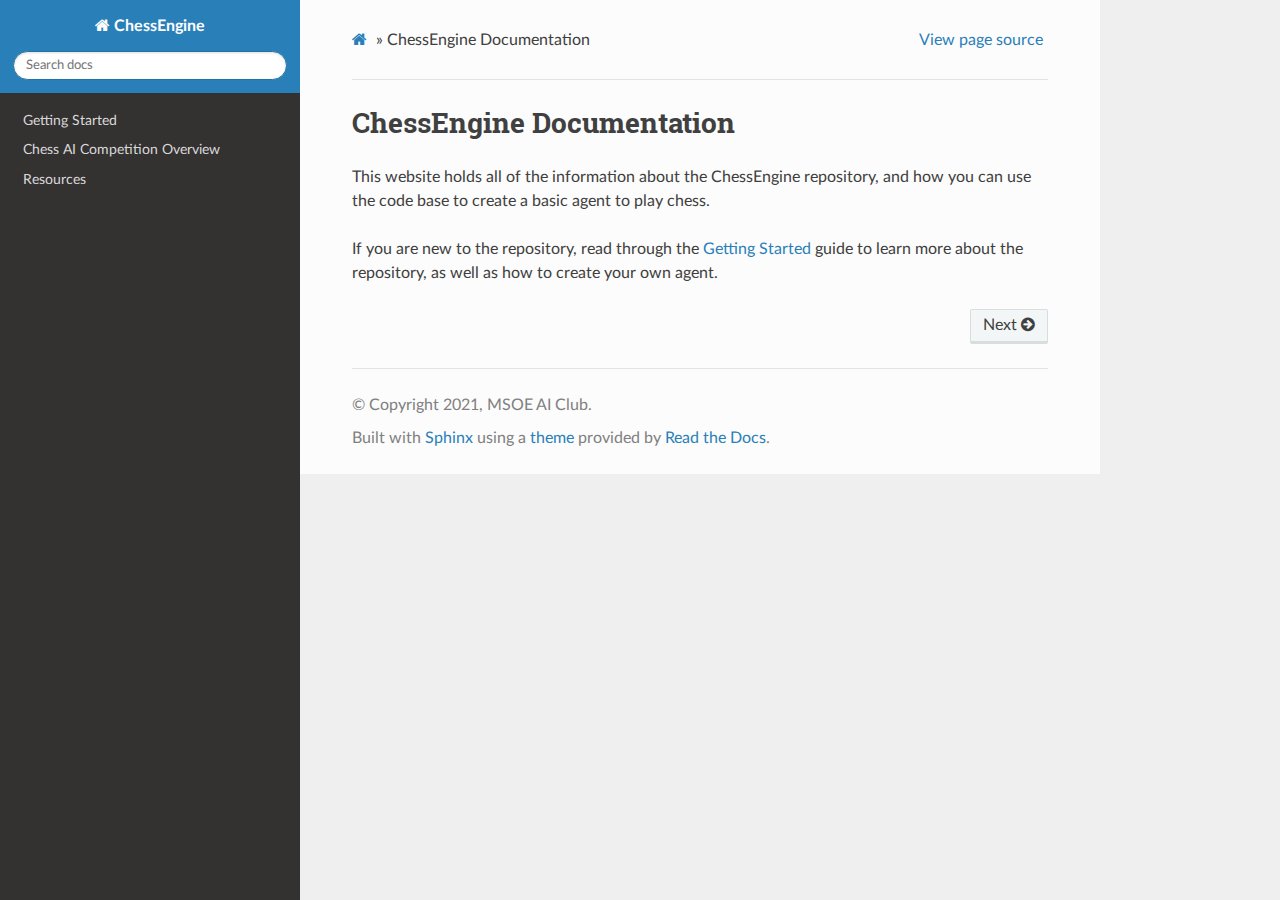
<file: index.html>
<!DOCTYPE html>
<html class="writer-html5" lang="en" >
<head>
  <meta charset="utf-8" /><meta name="generator" content="Docutils 0.17.1: http://docutils.sourceforge.net/" />

  <meta name="viewport" content="width=device-width, initial-scale=1.0" />
  <title>ChessEngine Documentation &mdash; ChessEngine  documentation</title>
      <link rel="stylesheet" href="_static/pygments.css" type="text/css" />
      <link rel="stylesheet" href="_static/css/theme.css" type="text/css" />
      <link rel="stylesheet" href="_static/copybutton.css" type="text/css" />
    <link rel="shortcut icon" href="_static/favicon.ico"/>
  <!--[if lt IE 9]>
    <script src="_static/js/html5shiv.min.js"></script>
  <![endif]-->
  
        <script data-url_root="./" id="documentation_options" src="_static/documentation_options.js"></script>
        <script src="_static/jquery.js"></script>
        <script src="_static/underscore.js"></script>
        <script src="_static/doctools.js"></script>
        <script src="_static/clipboard.min.js"></script>
        <script src="_static/copybutton.js"></script>
    <script src="_static/js/theme.js"></script>
    <link rel="index" title="Index" href="genindex.html" />
    <link rel="search" title="Search" href="search.html" />
    <link rel="next" title="Getting Started" href="getting-started/getting-started.html" /> 
</head>

<body class="wy-body-for-nav"> 
  <div class="wy-grid-for-nav">
    <nav data-toggle="wy-nav-shift" class="wy-nav-side">
      <div class="wy-side-scroll">
        <div class="wy-side-nav-search" >
            <a href="#" class="icon icon-home"> ChessEngine
          </a>
<div role="search">
  <form id="rtd-search-form" class="wy-form" action="search.html" method="get">
    <input type="text" name="q" placeholder="Search docs" />
    <input type="hidden" name="check_keywords" value="yes" />
    <input type="hidden" name="area" value="default" />
  </form>
</div>
        </div><div class="wy-menu wy-menu-vertical" data-spy="affix" role="navigation" aria-label="Navigation menu">
              <ul>
<li class="toctree-l1"><a class="reference internal" href="getting-started/getting-started.html">Getting Started</a></li>
<li class="toctree-l1"><a class="reference internal" href="competition-overview/competition-overview.html">Chess AI Competition Overview</a></li>
<li class="toctree-l1"><a class="reference internal" href="resources/resources.html">Resources</a></li>
</ul>

        </div>
      </div>
    </nav>

    <section data-toggle="wy-nav-shift" class="wy-nav-content-wrap"><nav class="wy-nav-top" aria-label="Mobile navigation menu" >
          <i data-toggle="wy-nav-top" class="fa fa-bars"></i>
          <a href="#">ChessEngine</a>
      </nav>

      <div class="wy-nav-content">
        <div class="rst-content">
          <div role="navigation" aria-label="Page navigation">
  <ul class="wy-breadcrumbs">
      <li><a href="#" class="icon icon-home"></a> &raquo;</li>
      <li>ChessEngine Documentation</li>
      <li class="wy-breadcrumbs-aside">
            <a href="_sources/index.rst.txt" rel="nofollow"> View page source</a>
      </li>
  </ul>
  <hr/>
</div>
          <div role="main" class="document" itemscope="itemscope" itemtype="http://schema.org/Article">
           <div itemprop="articleBody">
             
  <section id="chessengine-documentation">
<h1>ChessEngine Documentation<a class="headerlink" href="#chessengine-documentation" title="Permalink to this headline"></a></h1>
<p>This website holds all of the information about the ChessEngine repository, and how you can use the code base to create a basic agent to play chess.</p>
<p>If you are new to the repository, read through the <a class="reference internal" href="getting-started/getting-started.html#getting-started"><span class="std std-ref">Getting Started</span></a> guide to learn more about the repository, as well as how to create your own agent.</p>
<div class="toctree-wrapper compound">
</div>
</section>


           </div>
          </div>
          <footer><div class="rst-footer-buttons" role="navigation" aria-label="Footer">
        <a href="getting-started/getting-started.html" class="btn btn-neutral float-right" title="Getting Started" accesskey="n" rel="next">Next <span class="fa fa-arrow-circle-right" aria-hidden="true"></span></a>
    </div>

  <hr/>

  <div role="contentinfo">
    <p>&#169; Copyright 2021, MSOE AI Club.</p>
  </div>

  Built with <a href="https://www.sphinx-doc.org/">Sphinx</a> using a
    <a href="https://github.com/readthedocs/sphinx_rtd_theme">theme</a>
    provided by <a href="https://readthedocs.org">Read the Docs</a>.
   

</footer>
        </div>
      </div>
    </section>
  </div>
  <script>
      jQuery(function () {
          SphinxRtdTheme.Navigation.enable(true);
      });
  </script> 

</body>
</html>
</file>
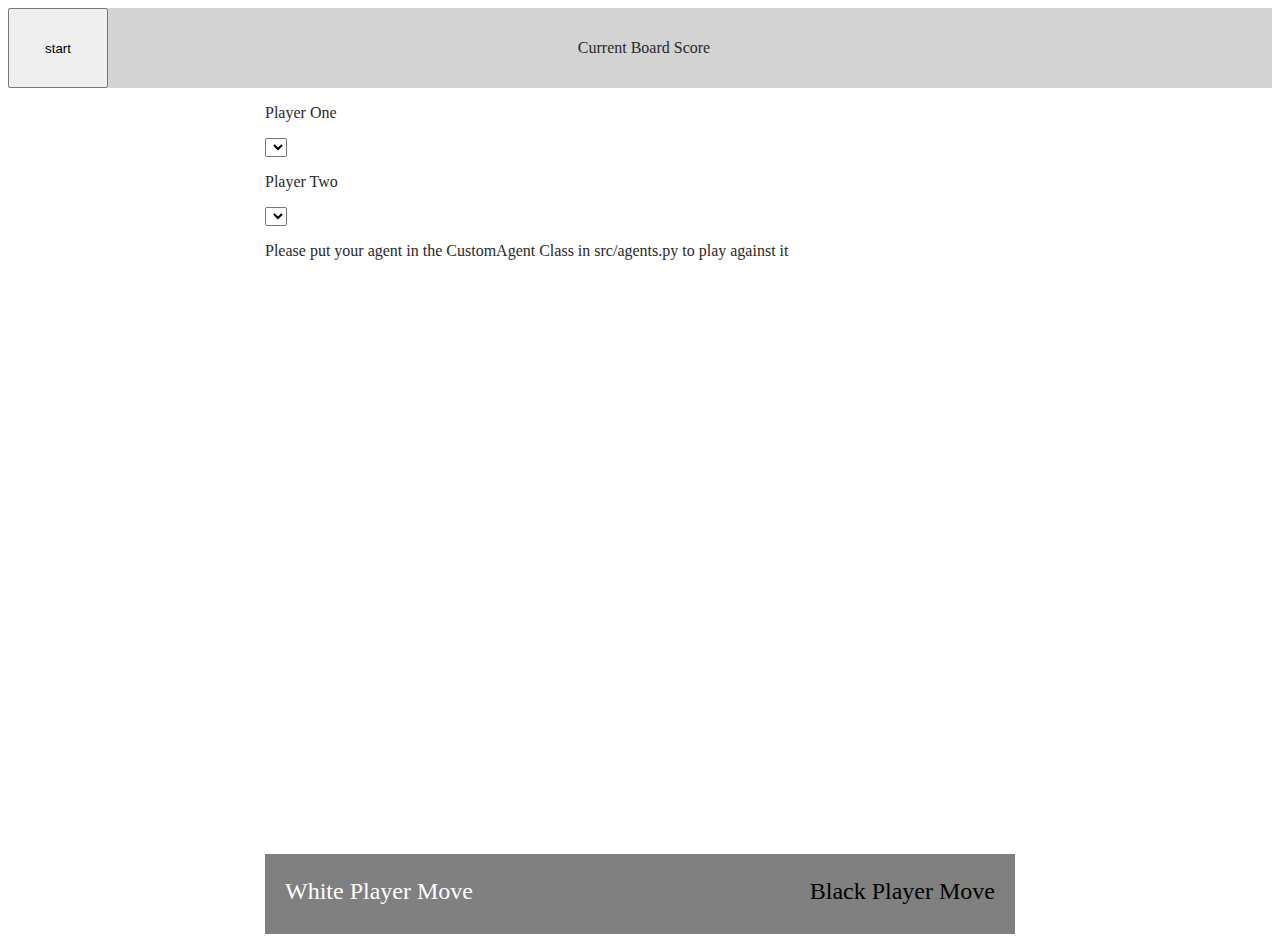
<file: webserver/index.html>
<!DOCTYPE html>
<html>
    <head>
        <title>Chess</title>
        <meta charset="UTF-8">
        <link rel="stylesheet" href="style.css" type="text/css">
        <script src="https://ajax.googleapis.com/ajax/libs/jquery/3.5.1/jquery.min.js"></script>
        <script src="script.js" type="text/javascript"></script>
    </head>
    <head>
        <div id="header">
            <button class="displayStart" id="start">start</button>
            <!-- <button class="displayGame" id="restart">restart</button> -->
            <div class="displayGame" id="boardScoreHolder">
                <p id="scoreTag">Current Board Score</p>
                <p id="boardScore"></p>
            </div>
        </div>
        
        <div id="chessTable"></div>
        <div id="optionMenu">
            <p class="playerMove" id="whitePlayerMove">White Player Move</p>
            <p class="playerMove" id="blackPlayerMove">Black Player Move</p>
        </div>
    </head>
</html>
</file>
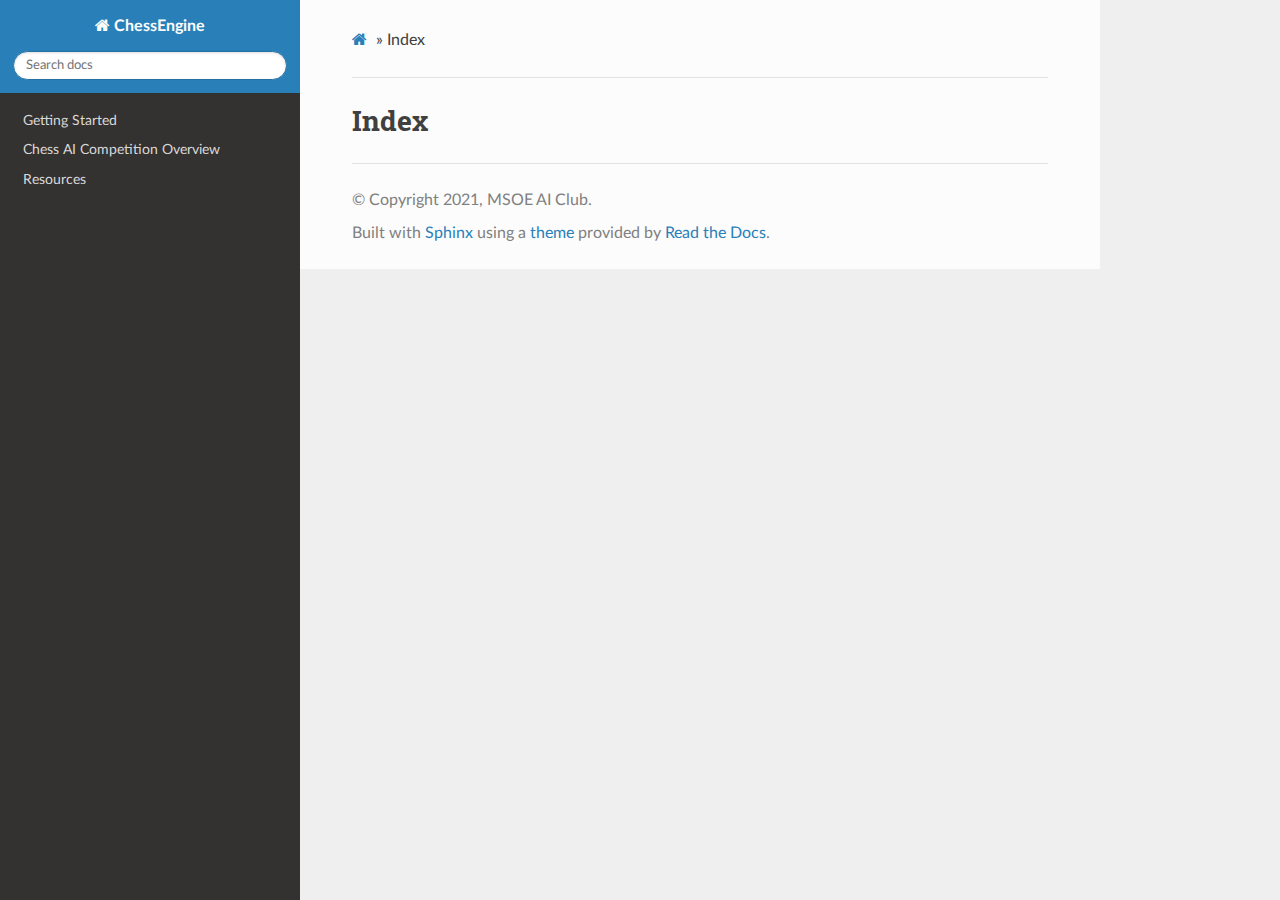
<file: genindex.html>
<!DOCTYPE html>
<html class="writer-html5" lang="en" >
<head>
  <meta charset="utf-8" />
  <meta name="viewport" content="width=device-width, initial-scale=1.0" />
  <title>Index &mdash; ChessEngine  documentation</title>
      <link rel="stylesheet" href="_static/pygments.css" type="text/css" />
      <link rel="stylesheet" href="_static/css/theme.css" type="text/css" />
      <link rel="stylesheet" href="_static/copybutton.css" type="text/css" />
    <link rel="shortcut icon" href="_static/favicon.ico"/>
  <!--[if lt IE 9]>
    <script src="_static/js/html5shiv.min.js"></script>
  <![endif]-->
  
        <script data-url_root="./" id="documentation_options" src="_static/documentation_options.js"></script>
        <script src="_static/jquery.js"></script>
        <script src="_static/underscore.js"></script>
        <script src="_static/doctools.js"></script>
        <script src="_static/clipboard.min.js"></script>
        <script src="_static/copybutton.js"></script>
    <script src="_static/js/theme.js"></script>
    <link rel="index" title="Index" href="#" />
    <link rel="search" title="Search" href="search.html" /> 
</head>

<body class="wy-body-for-nav"> 
  <div class="wy-grid-for-nav">
    <nav data-toggle="wy-nav-shift" class="wy-nav-side">
      <div class="wy-side-scroll">
        <div class="wy-side-nav-search" >
            <a href="index.html" class="icon icon-home"> ChessEngine
          </a>
<div role="search">
  <form id="rtd-search-form" class="wy-form" action="search.html" method="get">
    <input type="text" name="q" placeholder="Search docs" />
    <input type="hidden" name="check_keywords" value="yes" />
    <input type="hidden" name="area" value="default" />
  </form>
</div>
        </div><div class="wy-menu wy-menu-vertical" data-spy="affix" role="navigation" aria-label="Navigation menu">
              <ul>
<li class="toctree-l1"><a class="reference internal" href="getting-started/getting-started.html">Getting Started</a></li>
<li class="toctree-l1"><a class="reference internal" href="competition-overview/competition-overview.html">Chess AI Competition Overview</a></li>
<li class="toctree-l1"><a class="reference internal" href="resources/resources.html">Resources</a></li>
</ul>

        </div>
      </div>
    </nav>

    <section data-toggle="wy-nav-shift" class="wy-nav-content-wrap"><nav class="wy-nav-top" aria-label="Mobile navigation menu" >
          <i data-toggle="wy-nav-top" class="fa fa-bars"></i>
          <a href="index.html">ChessEngine</a>
      </nav>

      <div class="wy-nav-content">
        <div class="rst-content">
          <div role="navigation" aria-label="Page navigation">
  <ul class="wy-breadcrumbs">
      <li><a href="index.html" class="icon icon-home"></a> &raquo;</li>
      <li>Index</li>
      <li class="wy-breadcrumbs-aside">
      </li>
  </ul>
  <hr/>
</div>
          <div role="main" class="document" itemscope="itemscope" itemtype="http://schema.org/Article">
           <div itemprop="articleBody">
             

<h1 id="index">Index</h1>

<div class="genindex-jumpbox">
 
</div>


           </div>
          </div>
          <footer>

  <hr/>

  <div role="contentinfo">
    <p>&#169; Copyright 2021, MSOE AI Club.</p>
  </div>

  Built with <a href="https://www.sphinx-doc.org/">Sphinx</a> using a
    <a href="https://github.com/readthedocs/sphinx_rtd_theme">theme</a>
    provided by <a href="https://readthedocs.org">Read the Docs</a>.
   

</footer>
        </div>
      </div>
    </section>
  </div>
  <script>
      jQuery(function () {
          SphinxRtdTheme.Navigation.enable(true);
      });
  </script> 

</body>
</html>
</file>
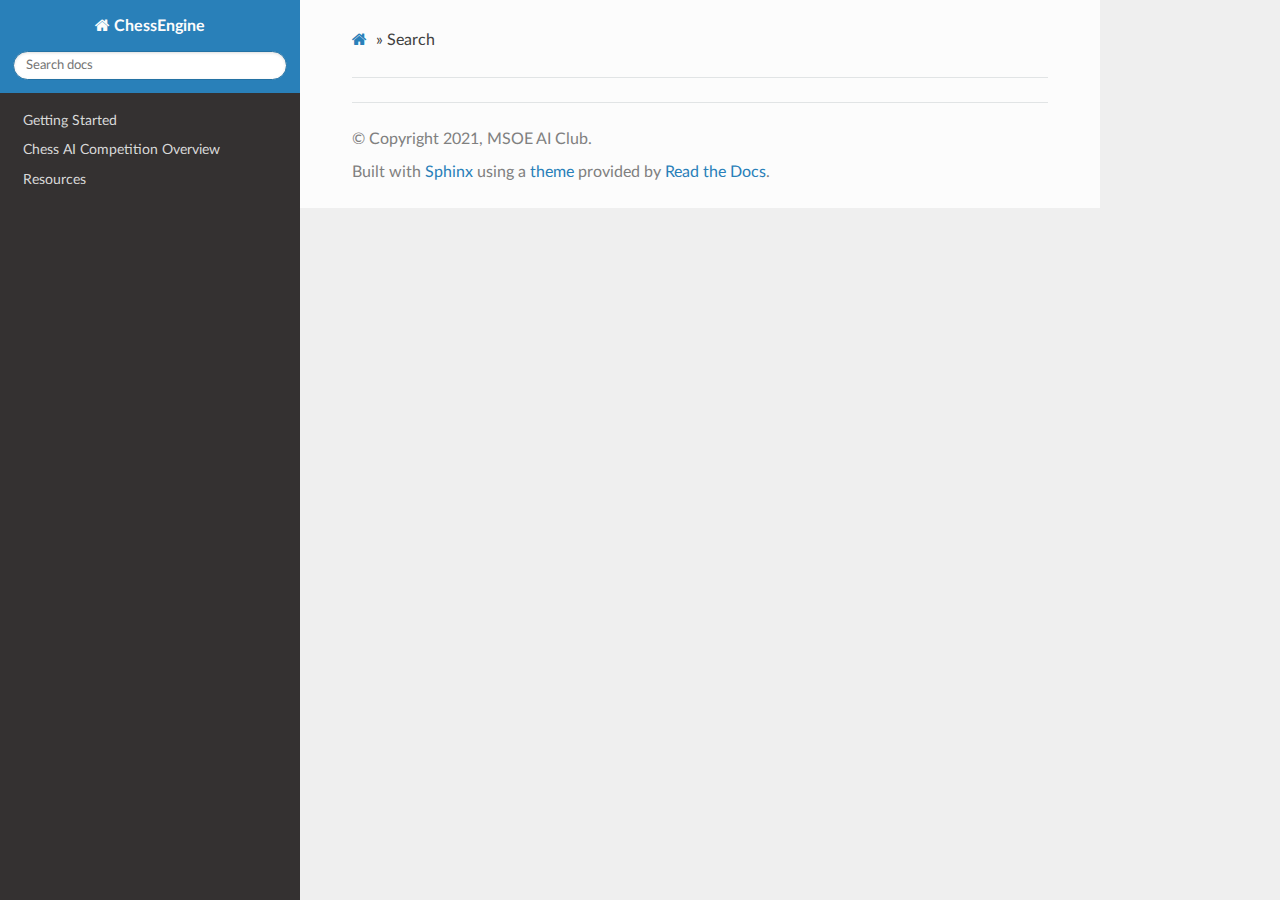
<file: search.html>
<!DOCTYPE html>
<html class="writer-html5" lang="en" >
<head>
  <meta charset="utf-8" />
  <meta name="viewport" content="width=device-width, initial-scale=1.0" />
  <title>Search &mdash; ChessEngine  documentation</title>
      <link rel="stylesheet" href="_static/pygments.css" type="text/css" />
      <link rel="stylesheet" href="_static/css/theme.css" type="text/css" />
      <link rel="stylesheet" href="_static/copybutton.css" type="text/css" />
    <link rel="shortcut icon" href="_static/favicon.ico"/>
    
  <!--[if lt IE 9]>
    <script src="_static/js/html5shiv.min.js"></script>
  <![endif]-->
  
        <script data-url_root="./" id="documentation_options" src="_static/documentation_options.js"></script>
        <script src="_static/jquery.js"></script>
        <script src="_static/underscore.js"></script>
        <script src="_static/doctools.js"></script>
        <script src="_static/clipboard.min.js"></script>
        <script src="_static/copybutton.js"></script>
    <script src="_static/js/theme.js"></script>
    <script src="_static/searchtools.js"></script>
    <script src="_static/language_data.js"></script>
    <link rel="index" title="Index" href="genindex.html" />
    <link rel="search" title="Search" href="#" /> 
</head>

<body class="wy-body-for-nav"> 
  <div class="wy-grid-for-nav">
    <nav data-toggle="wy-nav-shift" class="wy-nav-side">
      <div class="wy-side-scroll">
        <div class="wy-side-nav-search" >
            <a href="index.html" class="icon icon-home"> ChessEngine
          </a>
<div role="search">
  <form id="rtd-search-form" class="wy-form" action="#" method="get">
    <input type="text" name="q" placeholder="Search docs" />
    <input type="hidden" name="check_keywords" value="yes" />
    <input type="hidden" name="area" value="default" />
  </form>
</div>
        </div><div class="wy-menu wy-menu-vertical" data-spy="affix" role="navigation" aria-label="Navigation menu">
              <ul>
<li class="toctree-l1"><a class="reference internal" href="getting-started/getting-started.html">Getting Started</a></li>
<li class="toctree-l1"><a class="reference internal" href="competition-overview/competition-overview.html">Chess AI Competition Overview</a></li>
<li class="toctree-l1"><a class="reference internal" href="resources/resources.html">Resources</a></li>
</ul>

        </div>
      </div>
    </nav>

    <section data-toggle="wy-nav-shift" class="wy-nav-content-wrap"><nav class="wy-nav-top" aria-label="Mobile navigation menu" >
          <i data-toggle="wy-nav-top" class="fa fa-bars"></i>
          <a href="index.html">ChessEngine</a>
      </nav>

      <div class="wy-nav-content">
        <div class="rst-content">
          <div role="navigation" aria-label="Page navigation">
  <ul class="wy-breadcrumbs">
      <li><a href="index.html" class="icon icon-home"></a> &raquo;</li>
      <li>Search</li>
      <li class="wy-breadcrumbs-aside">
      </li>
  </ul>
  <hr/>
</div>
          <div role="main" class="document" itemscope="itemscope" itemtype="http://schema.org/Article">
           <div itemprop="articleBody">
             
  <noscript>
  <div id="fallback" class="admonition warning">
    <p class="last">
      Please activate JavaScript to enable the search functionality.
    </p>
  </div>
  </noscript>

  
  <div id="search-results">
  
  </div>

           </div>
          </div>
          <footer>

  <hr/>

  <div role="contentinfo">
    <p>&#169; Copyright 2021, MSOE AI Club.</p>
  </div>

  Built with <a href="https://www.sphinx-doc.org/">Sphinx</a> using a
    <a href="https://github.com/readthedocs/sphinx_rtd_theme">theme</a>
    provided by <a href="https://readthedocs.org">Read the Docs</a>.
   

</footer>
        </div>
      </div>
    </section>
  </div>
  <script>
      jQuery(function () {
          SphinxRtdTheme.Navigation.enable(true);
      });
  </script>
  <script>
    jQuery(function() { Search.loadIndex("searchindex.js"); });
  </script>
  
  <script id="searchindexloader"></script>
   


</body>
</html>
</file>
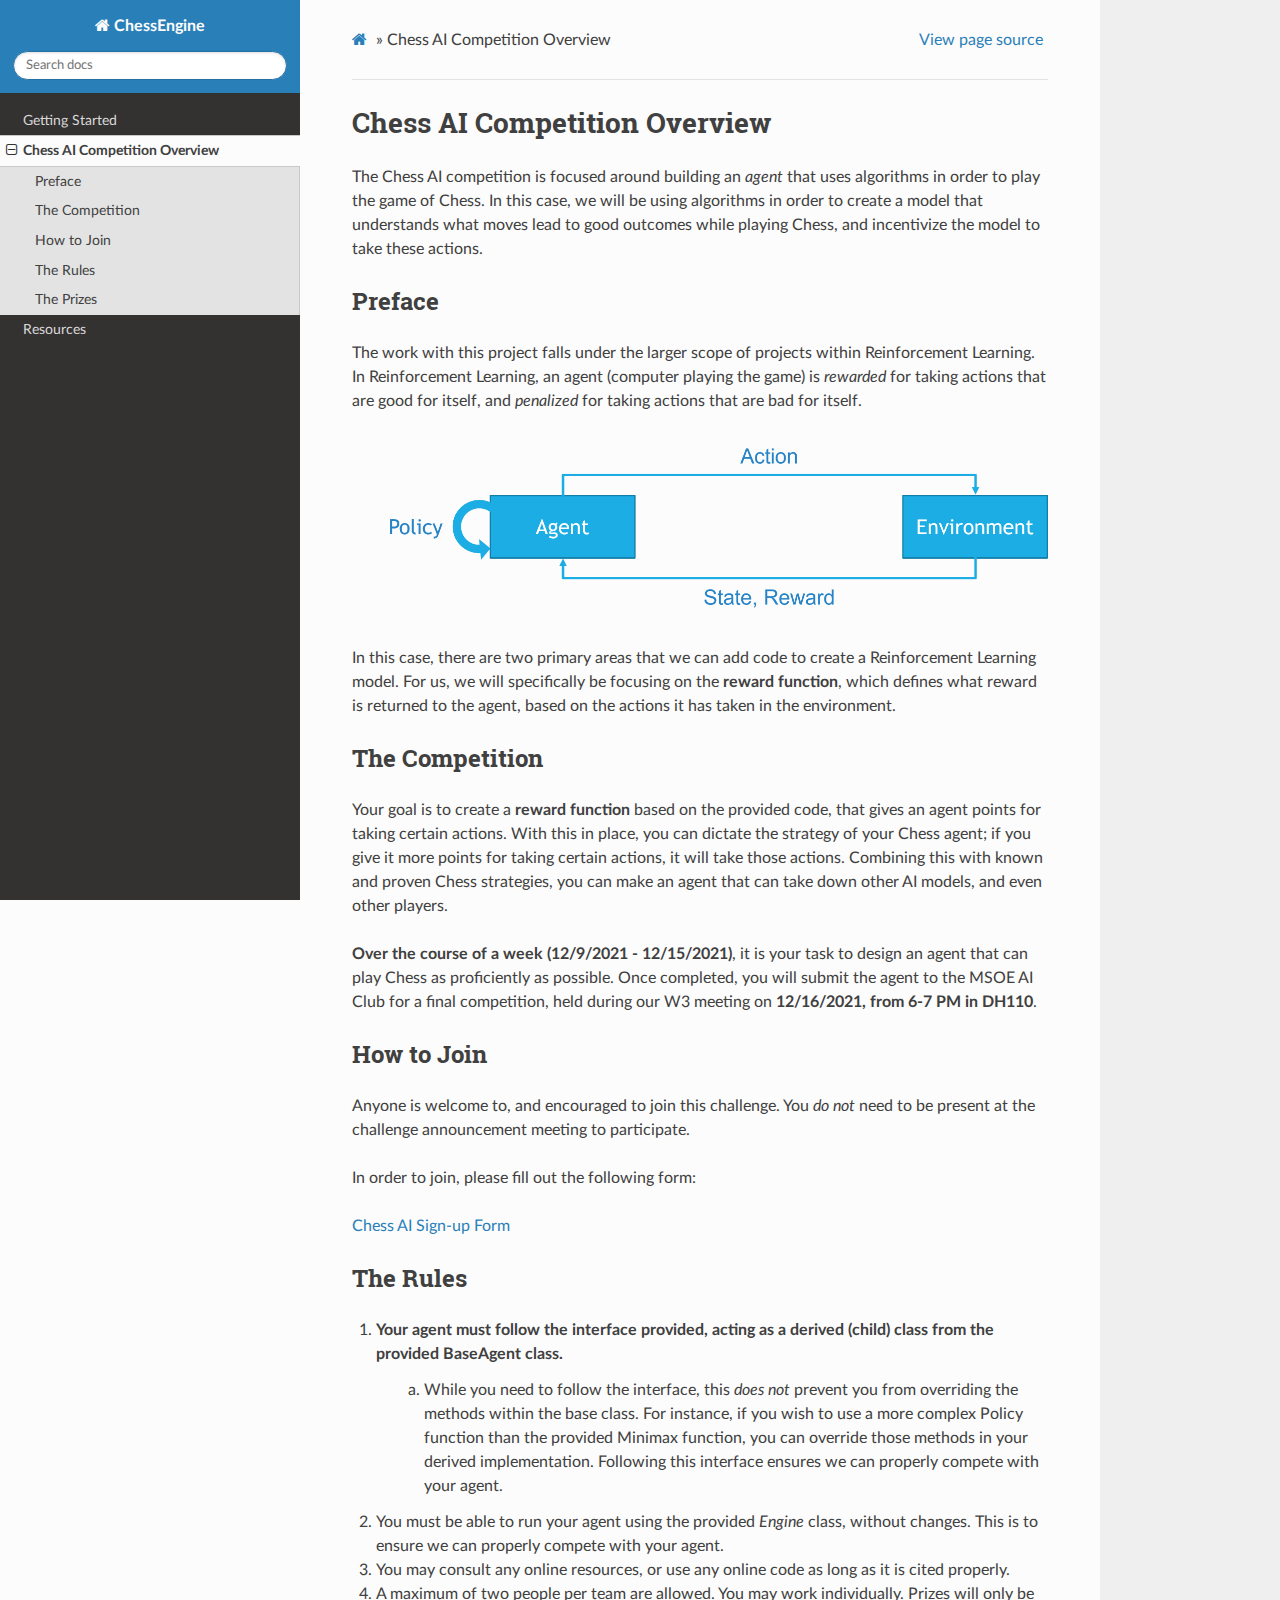
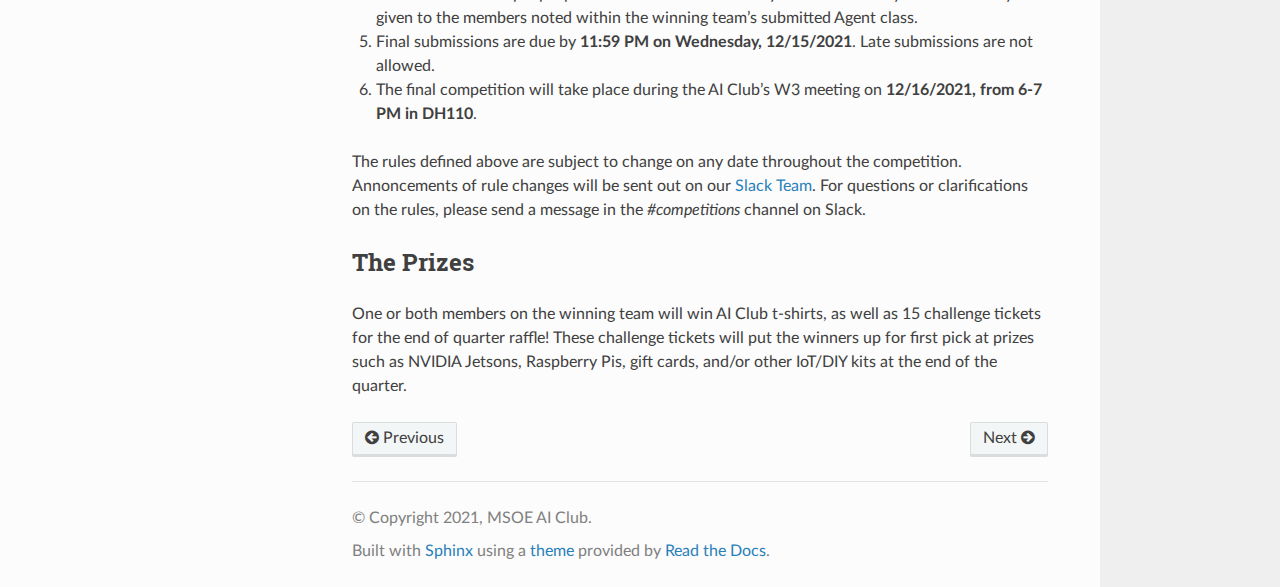
<file: competition-overview/competition-overview.html>
<!DOCTYPE html>
<html class="writer-html5" lang="en" >
<head>
  <meta charset="utf-8" /><meta name="generator" content="Docutils 0.17.1: http://docutils.sourceforge.net/" />

  <meta name="viewport" content="width=device-width, initial-scale=1.0" />
  <title>Chess AI Competition Overview &mdash; ChessEngine  documentation</title>
      <link rel="stylesheet" href="../_static/pygments.css" type="text/css" />
      <link rel="stylesheet" href="../_static/css/theme.css" type="text/css" />
      <link rel="stylesheet" href="../_static/copybutton.css" type="text/css" />
    <link rel="shortcut icon" href="../_static/favicon.ico"/>
  <!--[if lt IE 9]>
    <script src="../_static/js/html5shiv.min.js"></script>
  <![endif]-->
  
        <script data-url_root="../" id="documentation_options" src="../_static/documentation_options.js"></script>
        <script src="../_static/jquery.js"></script>
        <script src="../_static/underscore.js"></script>
        <script src="../_static/doctools.js"></script>
        <script src="../_static/clipboard.min.js"></script>
        <script src="../_static/copybutton.js"></script>
    <script src="../_static/js/theme.js"></script>
    <link rel="index" title="Index" href="../genindex.html" />
    <link rel="search" title="Search" href="../search.html" />
    <link rel="next" title="Resources" href="../resources/resources.html" />
    <link rel="prev" title="Testing an Agent" href="../getting-started/testing-an-agent.html" /> 
</head>

<body class="wy-body-for-nav"> 
  <div class="wy-grid-for-nav">
    <nav data-toggle="wy-nav-shift" class="wy-nav-side">
      <div class="wy-side-scroll">
        <div class="wy-side-nav-search" >
            <a href="../index.html" class="icon icon-home"> ChessEngine
          </a>
<div role="search">
  <form id="rtd-search-form" class="wy-form" action="../search.html" method="get">
    <input type="text" name="q" placeholder="Search docs" />
    <input type="hidden" name="check_keywords" value="yes" />
    <input type="hidden" name="area" value="default" />
  </form>
</div>
        </div><div class="wy-menu wy-menu-vertical" data-spy="affix" role="navigation" aria-label="Navigation menu">
              <ul class="current">
<li class="toctree-l1"><a class="reference internal" href="../getting-started/getting-started.html">Getting Started</a></li>
<li class="toctree-l1 current"><a class="current reference internal" href="#">Chess AI Competition Overview</a><ul>
<li class="toctree-l2"><a class="reference internal" href="#preface">Preface</a></li>
<li class="toctree-l2"><a class="reference internal" href="#the-competition">The Competition</a></li>
<li class="toctree-l2"><a class="reference internal" href="#how-to-join">How to Join</a></li>
<li class="toctree-l2"><a class="reference internal" href="#the-rules">The Rules</a></li>
<li class="toctree-l2"><a class="reference internal" href="#the-prizes">The Prizes</a></li>
</ul>
</li>
<li class="toctree-l1"><a class="reference internal" href="../resources/resources.html">Resources</a></li>
</ul>

        </div>
      </div>
    </nav>

    <section data-toggle="wy-nav-shift" class="wy-nav-content-wrap"><nav class="wy-nav-top" aria-label="Mobile navigation menu" >
          <i data-toggle="wy-nav-top" class="fa fa-bars"></i>
          <a href="../index.html">ChessEngine</a>
      </nav>

      <div class="wy-nav-content">
        <div class="rst-content">
          <div role="navigation" aria-label="Page navigation">
  <ul class="wy-breadcrumbs">
      <li><a href="../index.html" class="icon icon-home"></a> &raquo;</li>
      <li>Chess AI Competition Overview</li>
      <li class="wy-breadcrumbs-aside">
            <a href="../_sources/competition-overview/competition-overview.rst.txt" rel="nofollow"> View page source</a>
      </li>
  </ul>
  <hr/>
</div>
          <div role="main" class="document" itemscope="itemscope" itemtype="http://schema.org/Article">
           <div itemprop="articleBody">
             
  <section id="chess-ai-competition-overview">
<h1>Chess AI Competition Overview<a class="headerlink" href="#chess-ai-competition-overview" title="Permalink to this headline"></a></h1>
<p>The Chess AI competition is focused around building an <em>agent</em> that uses algorithms in order to play the game of Chess. In this case, we will be using algorithms in order to create a model that understands what moves lead to good outcomes while playing Chess, and incentivize the model to take these actions.</p>
<section id="preface">
<h2>Preface<a class="headerlink" href="#preface" title="Permalink to this headline"></a></h2>
<p>The work with this project falls under the larger scope of projects within Reinforcement Learning. In Reinforcement Learning, an agent (computer playing the game) is <em>rewarded</em> for taking actions that are good for itself, and <em>penalized</em> for taking actions that are bad for itself.</p>
<img alt="Basic model for reinforcement learning" src="../_images/rl-model.png" />
<p>In this case, there are two primary areas that we can add code to create a Reinforcement Learning model. For us, we will specifically be focusing on the <strong>reward function</strong>, which defines what reward is returned to the agent, based on the actions it has taken in the environment.</p>
</section>
<section id="the-competition">
<h2>The Competition<a class="headerlink" href="#the-competition" title="Permalink to this headline"></a></h2>
<p>Your goal is to create a <strong>reward function</strong> based on the provided code, that gives an agent points for taking certain actions. With this in place, you can dictate the strategy of your Chess agent; if you give it more points for taking certain actions, it will take those actions. Combining this with known and proven Chess strategies, you can make an agent that can take down other AI models, and even other players.</p>
<p><strong>Over the course of a week (12/9/2021 - 12/15/2021)</strong>, it is your task to design an agent that can play Chess as proficiently as possible. Once completed, you will submit the agent to the MSOE AI Club for a final competition, held during our W3 meeting on <strong>12/16/2021, from 6-7 PM in DH110</strong>.</p>
</section>
<section id="how-to-join">
<h2>How to Join<a class="headerlink" href="#how-to-join" title="Permalink to this headline"></a></h2>
<p>Anyone is welcome to, and encouraged to join this challenge. You <em>do not</em> need to be present at the challenge announcement meeting to participate.</p>
<p>In order to join, please fill out the following form:</p>
<p><a class="reference external" href="https://forms.office.com/Pages/ResponsePage.aspx?id=rM5GQNP9yUasgLfEpJurcIdJ5E0-M9ZFv56nqAPzJP5UNFRZS0lNTlA5MDhUNlNHUTA2UFdYRU5MWSQlQCN0PWcu">Chess AI Sign-up Form</a></p>
</section>
<section id="the-rules">
<h2>The Rules<a class="headerlink" href="#the-rules" title="Permalink to this headline"></a></h2>
<ol class="arabic simple">
<li><dl class="simple">
<dt>Your agent must follow the interface provided, acting as a derived (child) class from the provided <strong>BaseAgent</strong> class.</dt><dd><ol class="loweralpha simple">
<li><p>While you need to follow the interface, this <em>does not</em> prevent you from overriding the methods within the base class. For instance, if you wish to use a more complex Policy function than the provided Minimax function, you can override those methods in your derived implementation. Following this interface ensures we can properly compete with your agent.</p></li>
</ol>
</dd>
</dl>
</li>
<li><p>You must be able to run your agent using the provided <em>Engine</em> class, without changes. This is to ensure we can properly compete with your agent.</p></li>
<li><p>You may consult any online resources, or use any online code as long as it is cited properly.</p></li>
<li><p>A maximum of two people per team are allowed. You may work individually. Prizes will only be given to the members noted within the winning team’s submitted Agent class.</p></li>
<li><p>Final submissions are due by <strong>11:59 PM on Wednesday, 12/15/2021</strong>. Late submissions are not allowed.</p></li>
<li><p>The final competition will take place during the AI Club’s W3 meeting on <strong>12/16/2021, from 6-7 PM in DH110</strong>.</p></li>
</ol>
<p>The rules defined above are subject to change on any date throughout the competition. Annoncements of rule changes will be sent out on our <a class="reference external" href="https://join.slack.com/t/msoe-ai/shared_invite/zt-8urzlp0z-8Qiekpin4WyGzMKtZAJuaQ">Slack Team</a>. For questions or clarifications on the rules, please send a message in the <em>#competitions</em> channel on Slack.</p>
</section>
<section id="the-prizes">
<h2>The Prizes<a class="headerlink" href="#the-prizes" title="Permalink to this headline"></a></h2>
<p>One or both members on the winning team will win AI Club t-shirts, as well as 15 challenge tickets for the end of quarter raffle! These challenge tickets will put the winners up for first pick at prizes such as NVIDIA Jetsons, Raspberry Pis, gift cards, and/or other IoT/DIY kits at the end of the quarter.</p>
</section>
</section>


           </div>
          </div>
          <footer><div class="rst-footer-buttons" role="navigation" aria-label="Footer">
        <a href="../getting-started/testing-an-agent.html" class="btn btn-neutral float-left" title="Testing an Agent" accesskey="p" rel="prev"><span class="fa fa-arrow-circle-left" aria-hidden="true"></span> Previous</a>
        <a href="../resources/resources.html" class="btn btn-neutral float-right" title="Resources" accesskey="n" rel="next">Next <span class="fa fa-arrow-circle-right" aria-hidden="true"></span></a>
    </div>

  <hr/>

  <div role="contentinfo">
    <p>&#169; Copyright 2021, MSOE AI Club.</p>
  </div>

  Built with <a href="https://www.sphinx-doc.org/">Sphinx</a> using a
    <a href="https://github.com/readthedocs/sphinx_rtd_theme">theme</a>
    provided by <a href="https://readthedocs.org">Read the Docs</a>.
   

</footer>
        </div>
      </div>
    </section>
  </div>
  <script>
      jQuery(function () {
          SphinxRtdTheme.Navigation.enable(true);
      });
  </script> 

</body>
</html>
</file>
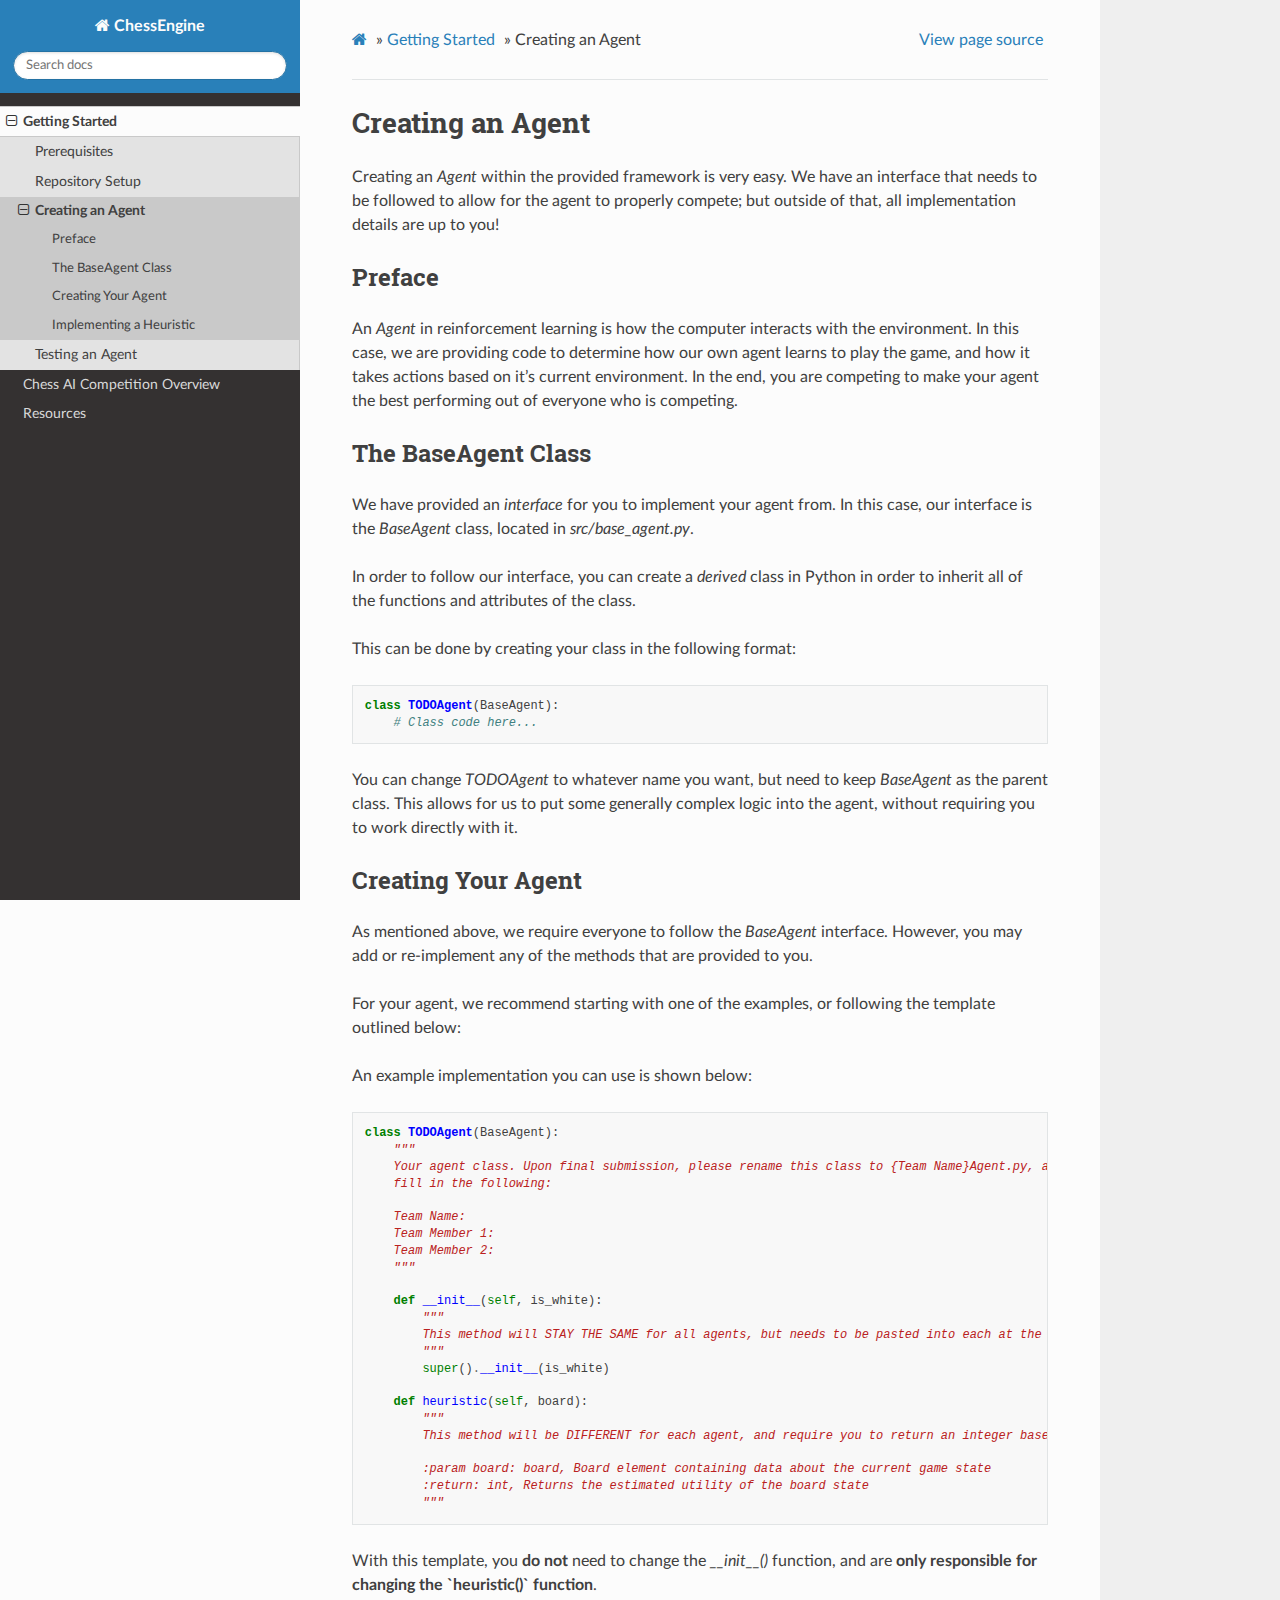
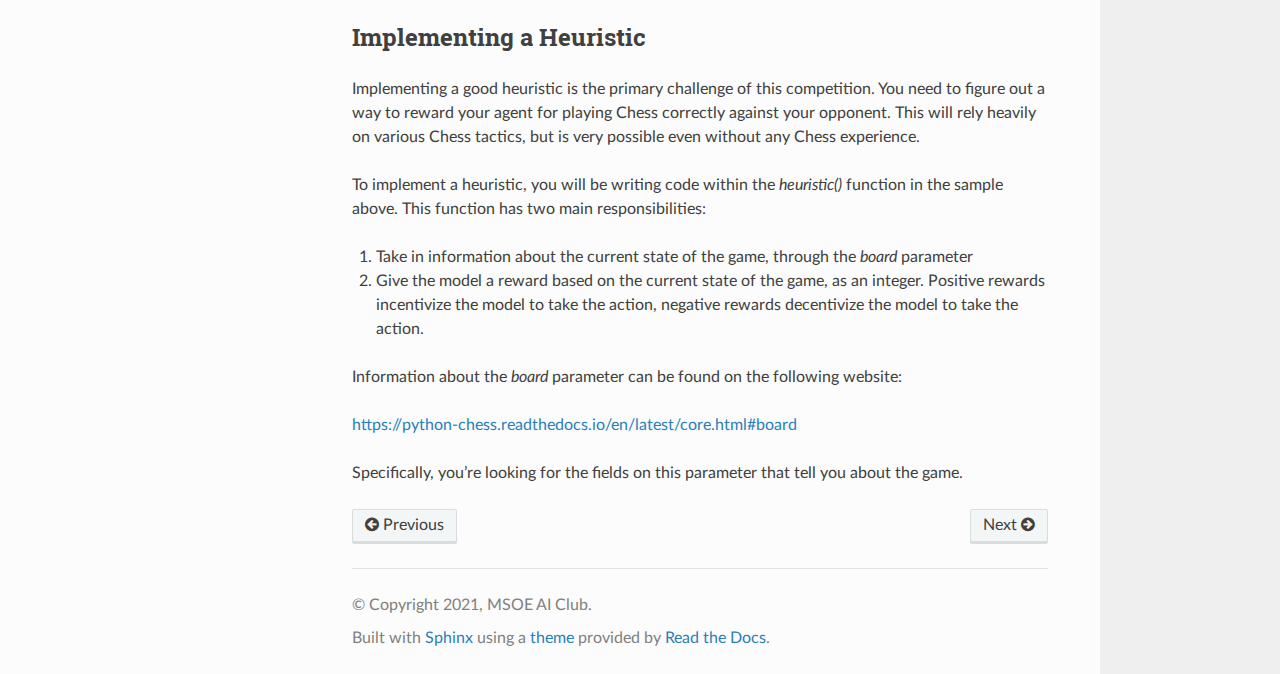
<file: getting-started/creating-an-agent.html>
<!DOCTYPE html>
<html class="writer-html5" lang="en" >
<head>
  <meta charset="utf-8" /><meta name="generator" content="Docutils 0.17.1: http://docutils.sourceforge.net/" />

  <meta name="viewport" content="width=device-width, initial-scale=1.0" />
  <title>Creating an Agent &mdash; ChessEngine  documentation</title>
      <link rel="stylesheet" href="../_static/pygments.css" type="text/css" />
      <link rel="stylesheet" href="../_static/css/theme.css" type="text/css" />
      <link rel="stylesheet" href="../_static/copybutton.css" type="text/css" />
    <link rel="shortcut icon" href="../_static/favicon.ico"/>
  <!--[if lt IE 9]>
    <script src="../_static/js/html5shiv.min.js"></script>
  <![endif]-->
  
        <script data-url_root="../" id="documentation_options" src="../_static/documentation_options.js"></script>
        <script src="../_static/jquery.js"></script>
        <script src="../_static/underscore.js"></script>
        <script src="../_static/doctools.js"></script>
        <script src="../_static/clipboard.min.js"></script>
        <script src="../_static/copybutton.js"></script>
    <script src="../_static/js/theme.js"></script>
    <link rel="index" title="Index" href="../genindex.html" />
    <link rel="search" title="Search" href="../search.html" />
    <link rel="next" title="Testing an Agent" href="testing-an-agent.html" />
    <link rel="prev" title="Repository Setup" href="repo-setup.html" /> 
</head>

<body class="wy-body-for-nav"> 
  <div class="wy-grid-for-nav">
    <nav data-toggle="wy-nav-shift" class="wy-nav-side">
      <div class="wy-side-scroll">
        <div class="wy-side-nav-search" >
            <a href="../index.html" class="icon icon-home"> ChessEngine
          </a>
<div role="search">
  <form id="rtd-search-form" class="wy-form" action="../search.html" method="get">
    <input type="text" name="q" placeholder="Search docs" />
    <input type="hidden" name="check_keywords" value="yes" />
    <input type="hidden" name="area" value="default" />
  </form>
</div>
        </div><div class="wy-menu wy-menu-vertical" data-spy="affix" role="navigation" aria-label="Navigation menu">
              <ul class="current">
<li class="toctree-l1 current"><a class="reference internal" href="getting-started.html">Getting Started</a><ul class="current">
<li class="toctree-l2"><a class="reference internal" href="prerequisites.html">Prerequisites</a></li>
<li class="toctree-l2"><a class="reference internal" href="repo-setup.html">Repository Setup</a></li>
<li class="toctree-l2 current"><a class="current reference internal" href="#">Creating an Agent</a><ul>
<li class="toctree-l3"><a class="reference internal" href="#preface">Preface</a></li>
<li class="toctree-l3"><a class="reference internal" href="#the-baseagent-class">The BaseAgent Class</a></li>
<li class="toctree-l3"><a class="reference internal" href="#creating-your-agent">Creating Your Agent</a></li>
<li class="toctree-l3"><a class="reference internal" href="#implementing-a-heuristic">Implementing a Heuristic</a></li>
</ul>
</li>
<li class="toctree-l2"><a class="reference internal" href="testing-an-agent.html">Testing an Agent</a></li>
</ul>
</li>
<li class="toctree-l1"><a class="reference internal" href="../competition-overview/competition-overview.html">Chess AI Competition Overview</a></li>
<li class="toctree-l1"><a class="reference internal" href="../resources/resources.html">Resources</a></li>
</ul>

        </div>
      </div>
    </nav>

    <section data-toggle="wy-nav-shift" class="wy-nav-content-wrap"><nav class="wy-nav-top" aria-label="Mobile navigation menu" >
          <i data-toggle="wy-nav-top" class="fa fa-bars"></i>
          <a href="../index.html">ChessEngine</a>
      </nav>

      <div class="wy-nav-content">
        <div class="rst-content">
          <div role="navigation" aria-label="Page navigation">
  <ul class="wy-breadcrumbs">
      <li><a href="../index.html" class="icon icon-home"></a> &raquo;</li>
          <li><a href="getting-started.html">Getting Started</a> &raquo;</li>
      <li>Creating an Agent</li>
      <li class="wy-breadcrumbs-aside">
            <a href="../_sources/getting-started/creating-an-agent.rst.txt" rel="nofollow"> View page source</a>
      </li>
  </ul>
  <hr/>
</div>
          <div role="main" class="document" itemscope="itemscope" itemtype="http://schema.org/Article">
           <div itemprop="articleBody">
             
  <section id="creating-an-agent">
<h1>Creating an Agent<a class="headerlink" href="#creating-an-agent" title="Permalink to this headline"></a></h1>
<p>Creating an <em>Agent</em> within the provided framework is very easy. We have an interface that needs to be followed to allow for the agent to properly compete; but outside of that, all implementation details are up to you!</p>
<section id="preface">
<h2>Preface<a class="headerlink" href="#preface" title="Permalink to this headline"></a></h2>
<p>An <em>Agent</em> in reinforcement learning is how the computer interacts with the environment. In this case, we are providing code to determine how our own agent learns to play the game, and how it takes actions based on it’s current environment. In the end, you are competing to make your agent the best performing out of everyone who is competing.</p>
</section>
<section id="the-baseagent-class">
<h2>The BaseAgent Class<a class="headerlink" href="#the-baseagent-class" title="Permalink to this headline"></a></h2>
<p>We have provided an <em>interface</em> for you to implement your agent from. In this case, our interface is the <cite>BaseAgent</cite> class, located in <cite>src/base_agent.py</cite>.</p>
<p>In order to follow our interface, you can create a <em>derived</em> class in Python in order to inherit all of the functions and attributes of the class.</p>
<p>This can be done by creating your class in the following format:</p>
<div class="highlight-python notranslate"><div class="highlight"><pre><span></span><span class="k">class</span> <span class="nc">TODOAgent</span><span class="p">(</span><span class="n">BaseAgent</span><span class="p">):</span>
    <span class="c1"># Class code here...</span>
</pre></div>
</div>
<p>You can change <cite>TODOAgent</cite> to whatever name you want, but need to keep <cite>BaseAgent</cite> as the parent class. This allows for us to put some generally complex logic into the agent, without requiring you to work directly with it.</p>
</section>
<section id="creating-your-agent">
<h2>Creating Your Agent<a class="headerlink" href="#creating-your-agent" title="Permalink to this headline"></a></h2>
<p>As mentioned above, we require everyone to follow the <cite>BaseAgent</cite> interface. However, you may add or re-implement any of the methods that are provided to you.</p>
<p>For your agent, we recommend starting with one of the examples, or following the template outlined below:</p>
<p>An example implementation you can use is shown below:</p>
<div class="highlight-python notranslate"><div class="highlight"><pre><span></span><span class="k">class</span> <span class="nc">TODOAgent</span><span class="p">(</span><span class="n">BaseAgent</span><span class="p">):</span>
    <span class="sd">&quot;&quot;&quot;</span>
<span class="sd">    Your agent class. Upon final submission, please rename this class to {Team Name}Agent.py, and</span>
<span class="sd">    fill in the following:</span>

<span class="sd">    Team Name:</span>
<span class="sd">    Team Member 1:</span>
<span class="sd">    Team Member 2:</span>
<span class="sd">    &quot;&quot;&quot;</span>

    <span class="k">def</span> <span class="fm">__init__</span><span class="p">(</span><span class="bp">self</span><span class="p">,</span> <span class="n">is_white</span><span class="p">):</span>
        <span class="sd">&quot;&quot;&quot;</span>
<span class="sd">        This method will STAY THE SAME for all agents, but needs to be pasted into each at the beginning</span>
<span class="sd">        &quot;&quot;&quot;</span>
        <span class="nb">super</span><span class="p">()</span><span class="o">.</span><span class="fm">__init__</span><span class="p">(</span><span class="n">is_white</span><span class="p">)</span>

    <span class="k">def</span> <span class="nf">heuristic</span><span class="p">(</span><span class="bp">self</span><span class="p">,</span> <span class="n">board</span><span class="p">):</span>
        <span class="sd">&quot;&quot;&quot;</span>
<span class="sd">        This method will be DIFFERENT for each agent, and require you to return an integer based on information you pull from the board object.</span>

<span class="sd">        :param board: board, Board element containing data about the current game state</span>
<span class="sd">        :return: int, Returns the estimated utility of the board state</span>
<span class="sd">        &quot;&quot;&quot;</span>
</pre></div>
</div>
<p>With this template, you <strong>do not</strong> need to change the <cite>__init__()</cite> function, and are <strong>only responsible for changing the `heuristic()` function</strong>.</p>
</section>
<section id="implementing-a-heuristic">
<h2>Implementing a Heuristic<a class="headerlink" href="#implementing-a-heuristic" title="Permalink to this headline"></a></h2>
<p>Implementing a good heuristic is the primary challenge of this competition. You need to figure out a way to reward your agent for playing Chess correctly against your opponent. This will rely heavily on various Chess tactics, but is very possible even without any Chess experience.</p>
<p>To implement a heuristic, you will be writing code within the <cite>heuristic()</cite> function in the sample above. This function has two main responsibilities:</p>
<ol class="arabic simple">
<li><p>Take in information about the current state of the game, through the <cite>board</cite> parameter</p></li>
<li><p>Give the model a reward based on the current state of the game, as an integer. Positive rewards incentivize the model to take the action, negative rewards decentivize the model to take the action.</p></li>
</ol>
<p>Information about the <cite>board</cite> parameter can be found on the following website:</p>
<p><a class="reference external" href="https://python-chess.readthedocs.io/en/latest/core.html#board">https://python-chess.readthedocs.io/en/latest/core.html#board</a></p>
<p>Specifically, you’re looking for the fields on this parameter that tell you about the game.</p>
</section>
</section>


           </div>
          </div>
          <footer><div class="rst-footer-buttons" role="navigation" aria-label="Footer">
        <a href="repo-setup.html" class="btn btn-neutral float-left" title="Repository Setup" accesskey="p" rel="prev"><span class="fa fa-arrow-circle-left" aria-hidden="true"></span> Previous</a>
        <a href="testing-an-agent.html" class="btn btn-neutral float-right" title="Testing an Agent" accesskey="n" rel="next">Next <span class="fa fa-arrow-circle-right" aria-hidden="true"></span></a>
    </div>

  <hr/>

  <div role="contentinfo">
    <p>&#169; Copyright 2021, MSOE AI Club.</p>
  </div>

  Built with <a href="https://www.sphinx-doc.org/">Sphinx</a> using a
    <a href="https://github.com/readthedocs/sphinx_rtd_theme">theme</a>
    provided by <a href="https://readthedocs.org">Read the Docs</a>.
   

</footer>
        </div>
      </div>
    </section>
  </div>
  <script>
      jQuery(function () {
          SphinxRtdTheme.Navigation.enable(true);
      });
  </script> 

</body>
</html>
</file>
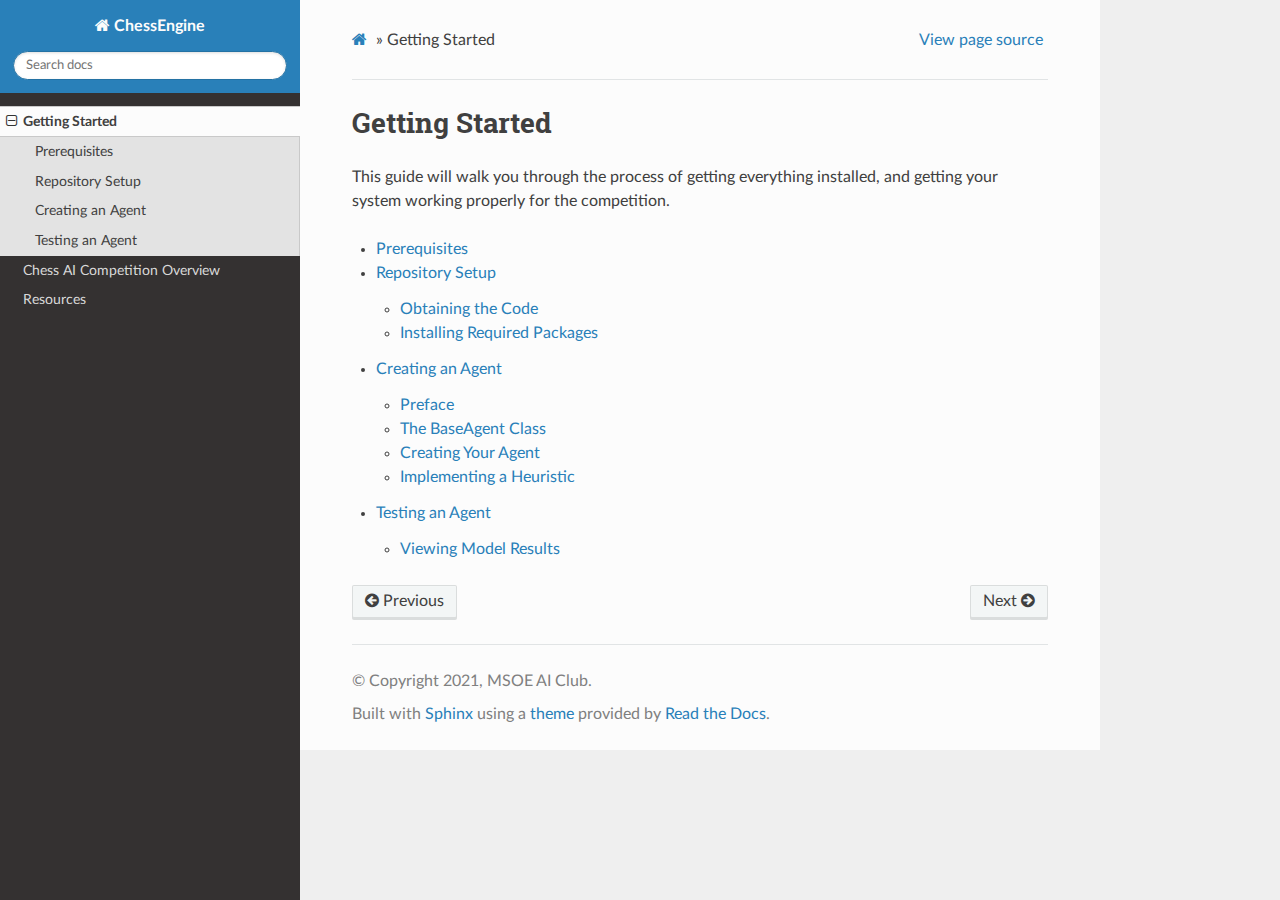
<file: getting-started/getting-started.html>
<!DOCTYPE html>
<html class="writer-html5" lang="en" >
<head>
  <meta charset="utf-8" /><meta name="generator" content="Docutils 0.17.1: http://docutils.sourceforge.net/" />

  <meta name="viewport" content="width=device-width, initial-scale=1.0" />
  <title>Getting Started &mdash; ChessEngine  documentation</title>
      <link rel="stylesheet" href="../_static/pygments.css" type="text/css" />
      <link rel="stylesheet" href="../_static/css/theme.css" type="text/css" />
      <link rel="stylesheet" href="../_static/copybutton.css" type="text/css" />
    <link rel="shortcut icon" href="../_static/favicon.ico"/>
  <!--[if lt IE 9]>
    <script src="../_static/js/html5shiv.min.js"></script>
  <![endif]-->
  
        <script data-url_root="../" id="documentation_options" src="../_static/documentation_options.js"></script>
        <script src="../_static/jquery.js"></script>
        <script src="../_static/underscore.js"></script>
        <script src="../_static/doctools.js"></script>
        <script src="../_static/clipboard.min.js"></script>
        <script src="../_static/copybutton.js"></script>
    <script src="../_static/js/theme.js"></script>
    <link rel="index" title="Index" href="../genindex.html" />
    <link rel="search" title="Search" href="../search.html" />
    <link rel="next" title="Prerequisites" href="prerequisites.html" />
    <link rel="prev" title="ChessEngine Documentation" href="../index.html" /> 
</head>

<body class="wy-body-for-nav"> 
  <div class="wy-grid-for-nav">
    <nav data-toggle="wy-nav-shift" class="wy-nav-side">
      <div class="wy-side-scroll">
        <div class="wy-side-nav-search" >
            <a href="../index.html" class="icon icon-home"> ChessEngine
          </a>
<div role="search">
  <form id="rtd-search-form" class="wy-form" action="../search.html" method="get">
    <input type="text" name="q" placeholder="Search docs" />
    <input type="hidden" name="check_keywords" value="yes" />
    <input type="hidden" name="area" value="default" />
  </form>
</div>
        </div><div class="wy-menu wy-menu-vertical" data-spy="affix" role="navigation" aria-label="Navigation menu">
              <ul class="current">
<li class="toctree-l1 current"><a class="current reference internal" href="#">Getting Started</a><ul>
<li class="toctree-l2"><a class="reference internal" href="prerequisites.html">Prerequisites</a></li>
<li class="toctree-l2"><a class="reference internal" href="repo-setup.html">Repository Setup</a></li>
<li class="toctree-l2"><a class="reference internal" href="creating-an-agent.html">Creating an Agent</a></li>
<li class="toctree-l2"><a class="reference internal" href="testing-an-agent.html">Testing an Agent</a></li>
</ul>
</li>
<li class="toctree-l1"><a class="reference internal" href="../competition-overview/competition-overview.html">Chess AI Competition Overview</a></li>
<li class="toctree-l1"><a class="reference internal" href="../resources/resources.html">Resources</a></li>
</ul>

        </div>
      </div>
    </nav>

    <section data-toggle="wy-nav-shift" class="wy-nav-content-wrap"><nav class="wy-nav-top" aria-label="Mobile navigation menu" >
          <i data-toggle="wy-nav-top" class="fa fa-bars"></i>
          <a href="../index.html">ChessEngine</a>
      </nav>

      <div class="wy-nav-content">
        <div class="rst-content">
          <div role="navigation" aria-label="Page navigation">
  <ul class="wy-breadcrumbs">
      <li><a href="../index.html" class="icon icon-home"></a> &raquo;</li>
      <li>Getting Started</li>
      <li class="wy-breadcrumbs-aside">
            <a href="../_sources/getting-started/getting-started.rst.txt" rel="nofollow"> View page source</a>
      </li>
  </ul>
  <hr/>
</div>
          <div role="main" class="document" itemscope="itemscope" itemtype="http://schema.org/Article">
           <div itemprop="articleBody">
             
  <section id="getting-started">
<span id="id1"></span><h1>Getting Started<a class="headerlink" href="#getting-started" title="Permalink to this headline"></a></h1>
<p>This guide will walk you through the process of getting everything installed, and getting your system working properly for the competition.</p>
<div class="toctree-wrapper compound">
<ul>
<li class="toctree-l1"><a class="reference internal" href="prerequisites.html">Prerequisites</a></li>
<li class="toctree-l1"><a class="reference internal" href="repo-setup.html">Repository Setup</a><ul>
<li class="toctree-l2"><a class="reference internal" href="repo-setup.html#obtaining-the-code">Obtaining the Code</a></li>
<li class="toctree-l2"><a class="reference internal" href="repo-setup.html#installing-required-packages">Installing Required Packages</a></li>
</ul>
</li>
<li class="toctree-l1"><a class="reference internal" href="creating-an-agent.html">Creating an Agent</a><ul>
<li class="toctree-l2"><a class="reference internal" href="creating-an-agent.html#preface">Preface</a></li>
<li class="toctree-l2"><a class="reference internal" href="creating-an-agent.html#the-baseagent-class">The BaseAgent Class</a></li>
<li class="toctree-l2"><a class="reference internal" href="creating-an-agent.html#creating-your-agent">Creating Your Agent</a></li>
<li class="toctree-l2"><a class="reference internal" href="creating-an-agent.html#implementing-a-heuristic">Implementing a Heuristic</a></li>
</ul>
</li>
<li class="toctree-l1"><a class="reference internal" href="testing-an-agent.html">Testing an Agent</a><ul>
<li class="toctree-l2"><a class="reference internal" href="testing-an-agent.html#viewing-model-results">Viewing Model Results</a></li>
</ul>
</li>
</ul>
</div>
</section>


           </div>
          </div>
          <footer><div class="rst-footer-buttons" role="navigation" aria-label="Footer">
        <a href="../index.html" class="btn btn-neutral float-left" title="ChessEngine Documentation" accesskey="p" rel="prev"><span class="fa fa-arrow-circle-left" aria-hidden="true"></span> Previous</a>
        <a href="prerequisites.html" class="btn btn-neutral float-right" title="Prerequisites" accesskey="n" rel="next">Next <span class="fa fa-arrow-circle-right" aria-hidden="true"></span></a>
    </div>

  <hr/>

  <div role="contentinfo">
    <p>&#169; Copyright 2021, MSOE AI Club.</p>
  </div>

  Built with <a href="https://www.sphinx-doc.org/">Sphinx</a> using a
    <a href="https://github.com/readthedocs/sphinx_rtd_theme">theme</a>
    provided by <a href="https://readthedocs.org">Read the Docs</a>.
   

</footer>
        </div>
      </div>
    </section>
  </div>
  <script>
      jQuery(function () {
          SphinxRtdTheme.Navigation.enable(true);
      });
  </script> 

</body>
</html>
</file>
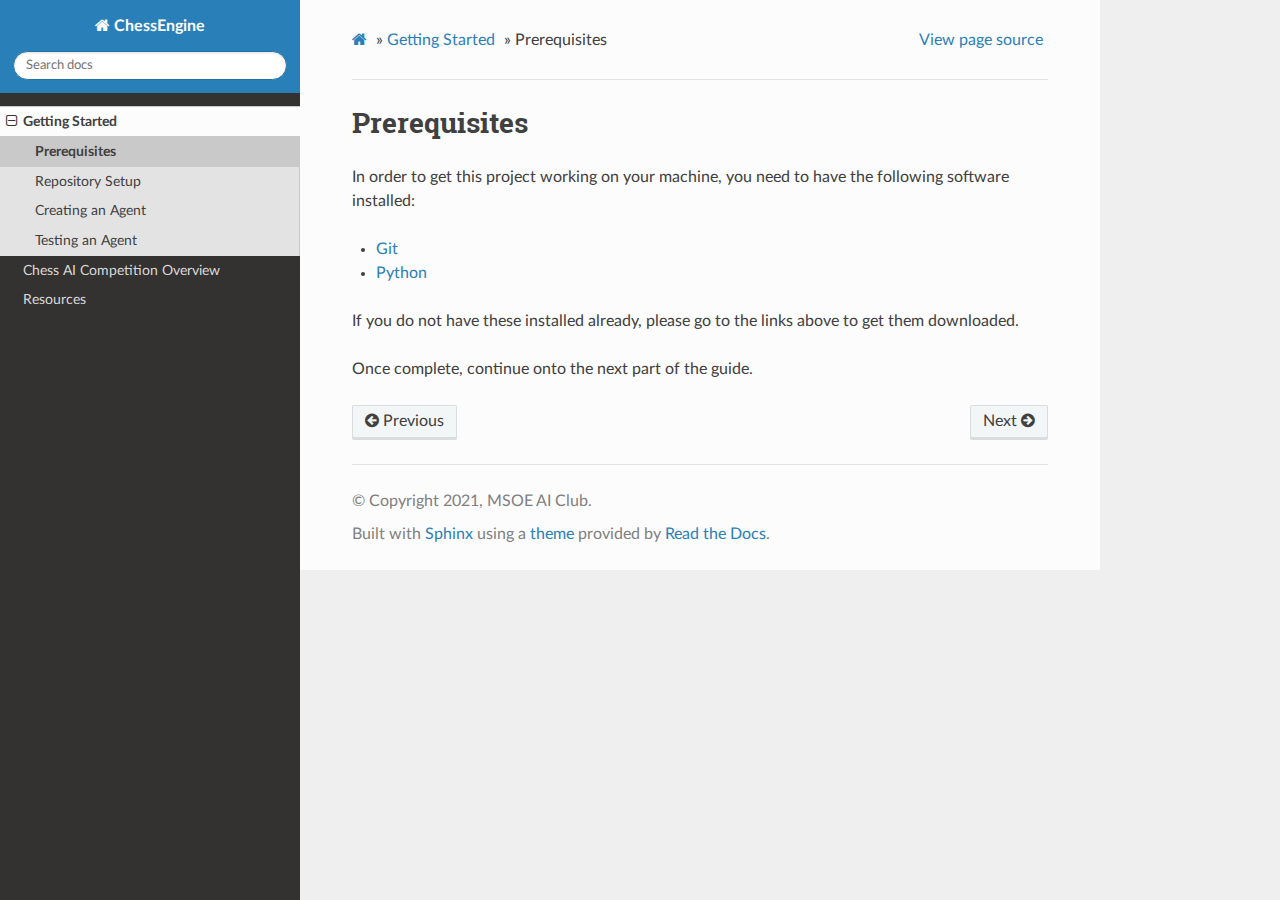
<file: getting-started/prerequisites.html>
<!DOCTYPE html>
<html class="writer-html5" lang="en" >
<head>
  <meta charset="utf-8" /><meta name="generator" content="Docutils 0.17.1: http://docutils.sourceforge.net/" />

  <meta name="viewport" content="width=device-width, initial-scale=1.0" />
  <title>Prerequisites &mdash; ChessEngine  documentation</title>
      <link rel="stylesheet" href="../_static/pygments.css" type="text/css" />
      <link rel="stylesheet" href="../_static/css/theme.css" type="text/css" />
      <link rel="stylesheet" href="../_static/copybutton.css" type="text/css" />
    <link rel="shortcut icon" href="../_static/favicon.ico"/>
  <!--[if lt IE 9]>
    <script src="../_static/js/html5shiv.min.js"></script>
  <![endif]-->
  
        <script data-url_root="../" id="documentation_options" src="../_static/documentation_options.js"></script>
        <script src="../_static/jquery.js"></script>
        <script src="../_static/underscore.js"></script>
        <script src="../_static/doctools.js"></script>
        <script src="../_static/clipboard.min.js"></script>
        <script src="../_static/copybutton.js"></script>
    <script src="../_static/js/theme.js"></script>
    <link rel="index" title="Index" href="../genindex.html" />
    <link rel="search" title="Search" href="../search.html" />
    <link rel="next" title="Repository Setup" href="repo-setup.html" />
    <link rel="prev" title="Getting Started" href="getting-started.html" /> 
</head>

<body class="wy-body-for-nav"> 
  <div class="wy-grid-for-nav">
    <nav data-toggle="wy-nav-shift" class="wy-nav-side">
      <div class="wy-side-scroll">
        <div class="wy-side-nav-search" >
            <a href="../index.html" class="icon icon-home"> ChessEngine
          </a>
<div role="search">
  <form id="rtd-search-form" class="wy-form" action="../search.html" method="get">
    <input type="text" name="q" placeholder="Search docs" />
    <input type="hidden" name="check_keywords" value="yes" />
    <input type="hidden" name="area" value="default" />
  </form>
</div>
        </div><div class="wy-menu wy-menu-vertical" data-spy="affix" role="navigation" aria-label="Navigation menu">
              <ul class="current">
<li class="toctree-l1 current"><a class="reference internal" href="getting-started.html">Getting Started</a><ul class="current">
<li class="toctree-l2 current"><a class="current reference internal" href="#">Prerequisites</a></li>
<li class="toctree-l2"><a class="reference internal" href="repo-setup.html">Repository Setup</a></li>
<li class="toctree-l2"><a class="reference internal" href="creating-an-agent.html">Creating an Agent</a></li>
<li class="toctree-l2"><a class="reference internal" href="testing-an-agent.html">Testing an Agent</a></li>
</ul>
</li>
<li class="toctree-l1"><a class="reference internal" href="../competition-overview/competition-overview.html">Chess AI Competition Overview</a></li>
<li class="toctree-l1"><a class="reference internal" href="../resources/resources.html">Resources</a></li>
</ul>

        </div>
      </div>
    </nav>

    <section data-toggle="wy-nav-shift" class="wy-nav-content-wrap"><nav class="wy-nav-top" aria-label="Mobile navigation menu" >
          <i data-toggle="wy-nav-top" class="fa fa-bars"></i>
          <a href="../index.html">ChessEngine</a>
      </nav>

      <div class="wy-nav-content">
        <div class="rst-content">
          <div role="navigation" aria-label="Page navigation">
  <ul class="wy-breadcrumbs">
      <li><a href="../index.html" class="icon icon-home"></a> &raquo;</li>
          <li><a href="getting-started.html">Getting Started</a> &raquo;</li>
      <li>Prerequisites</li>
      <li class="wy-breadcrumbs-aside">
            <a href="../_sources/getting-started/prerequisites.rst.txt" rel="nofollow"> View page source</a>
      </li>
  </ul>
  <hr/>
</div>
          <div role="main" class="document" itemscope="itemscope" itemtype="http://schema.org/Article">
           <div itemprop="articleBody">
             
  <section id="prerequisites">
<h1>Prerequisites<a class="headerlink" href="#prerequisites" title="Permalink to this headline"></a></h1>
<p>In order to get this project working on your machine, you need to have the following software installed:</p>
<ul class="simple">
<li><p><a class="reference external" href="https://git-scm.com/download/win">Git</a></p></li>
<li><p><a class="reference external" href="https://www.python.org/ftp/python/3.10.1/python-3.10.1-amd64.exe">Python</a></p></li>
</ul>
<p>If you do not have these installed already, please go to the links above to get them downloaded.</p>
<p>Once complete, continue onto the next part of the guide.</p>
</section>


           </div>
          </div>
          <footer><div class="rst-footer-buttons" role="navigation" aria-label="Footer">
        <a href="getting-started.html" class="btn btn-neutral float-left" title="Getting Started" accesskey="p" rel="prev"><span class="fa fa-arrow-circle-left" aria-hidden="true"></span> Previous</a>
        <a href="repo-setup.html" class="btn btn-neutral float-right" title="Repository Setup" accesskey="n" rel="next">Next <span class="fa fa-arrow-circle-right" aria-hidden="true"></span></a>
    </div>

  <hr/>

  <div role="contentinfo">
    <p>&#169; Copyright 2021, MSOE AI Club.</p>
  </div>

  Built with <a href="https://www.sphinx-doc.org/">Sphinx</a> using a
    <a href="https://github.com/readthedocs/sphinx_rtd_theme">theme</a>
    provided by <a href="https://readthedocs.org">Read the Docs</a>.
   

</footer>
        </div>
      </div>
    </section>
  </div>
  <script>
      jQuery(function () {
          SphinxRtdTheme.Navigation.enable(true);
      });
  </script> 

</body>
</html>
</file>
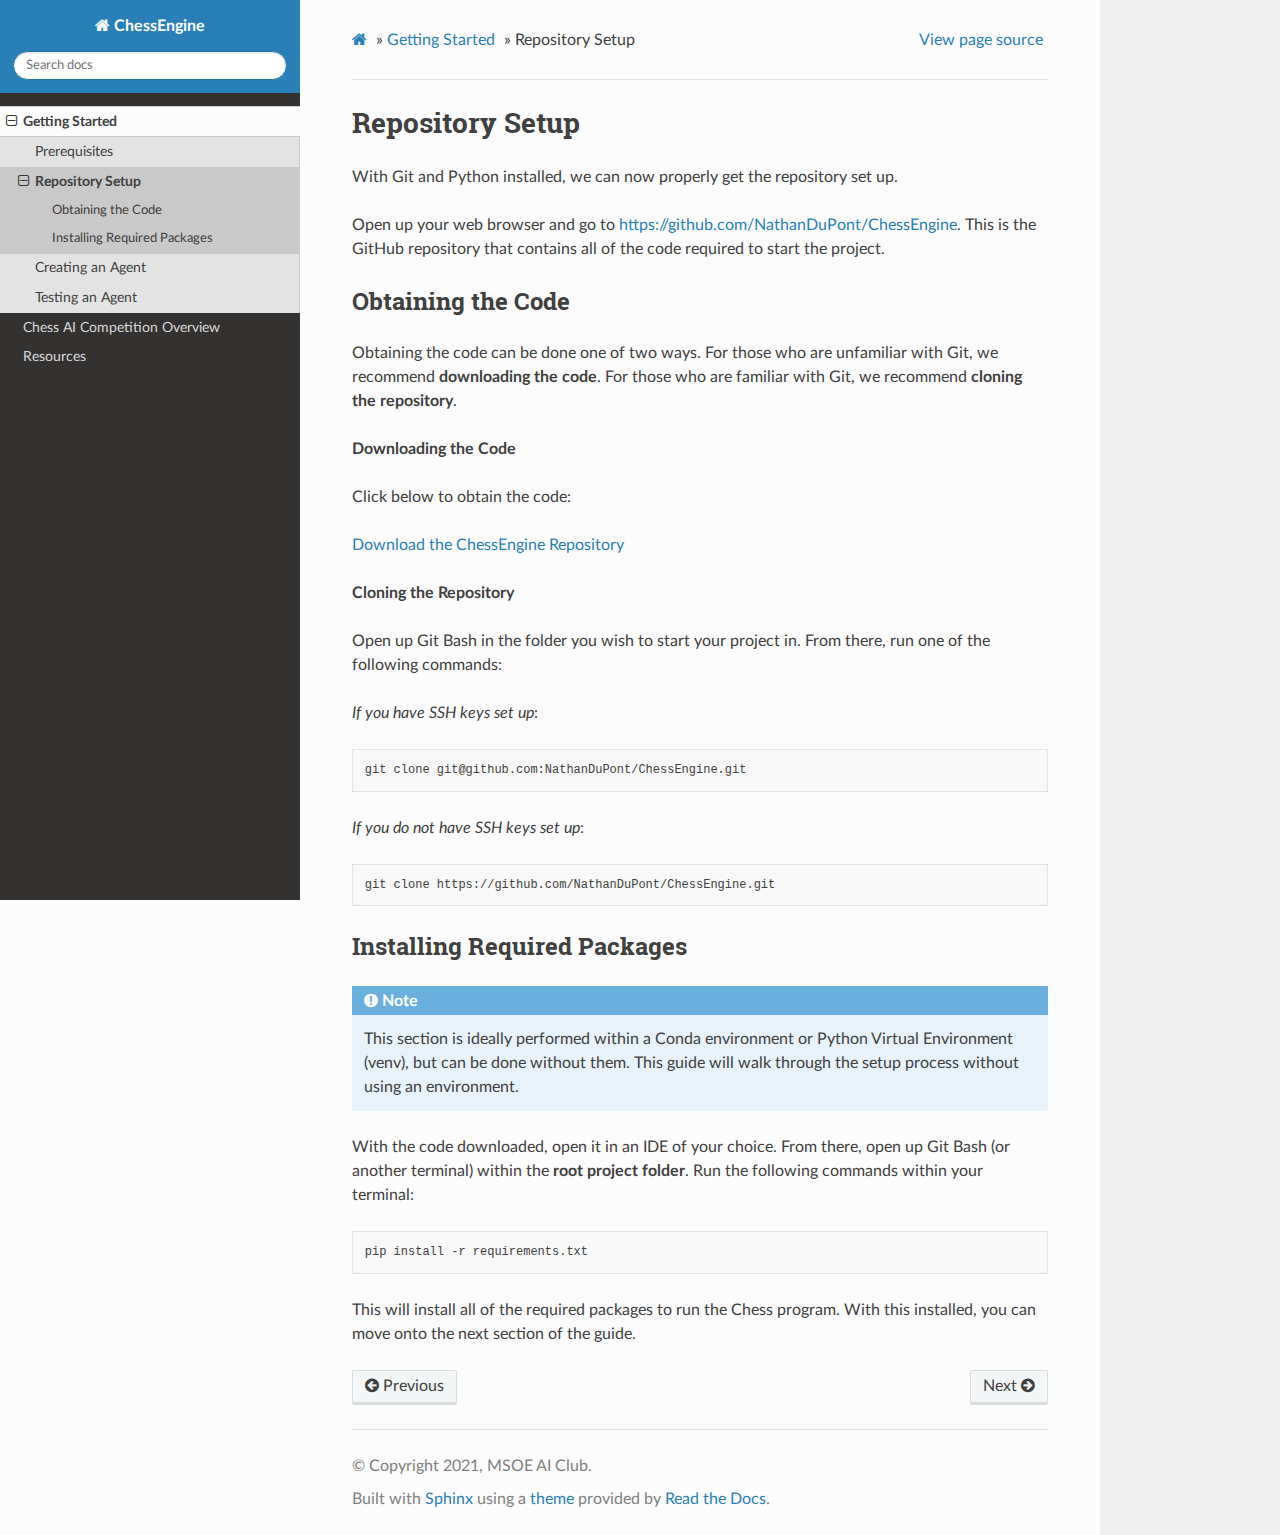
<file: getting-started/repo-setup.html>
<!DOCTYPE html>
<html class="writer-html5" lang="en" >
<head>
  <meta charset="utf-8" /><meta name="generator" content="Docutils 0.17.1: http://docutils.sourceforge.net/" />

  <meta name="viewport" content="width=device-width, initial-scale=1.0" />
  <title>Repository Setup &mdash; ChessEngine  documentation</title>
      <link rel="stylesheet" href="../_static/pygments.css" type="text/css" />
      <link rel="stylesheet" href="../_static/css/theme.css" type="text/css" />
      <link rel="stylesheet" href="../_static/copybutton.css" type="text/css" />
    <link rel="shortcut icon" href="../_static/favicon.ico"/>
  <!--[if lt IE 9]>
    <script src="../_static/js/html5shiv.min.js"></script>
  <![endif]-->
  
        <script data-url_root="../" id="documentation_options" src="../_static/documentation_options.js"></script>
        <script src="../_static/jquery.js"></script>
        <script src="../_static/underscore.js"></script>
        <script src="../_static/doctools.js"></script>
        <script src="../_static/clipboard.min.js"></script>
        <script src="../_static/copybutton.js"></script>
    <script src="../_static/js/theme.js"></script>
    <link rel="index" title="Index" href="../genindex.html" />
    <link rel="search" title="Search" href="../search.html" />
    <link rel="next" title="Creating an Agent" href="creating-an-agent.html" />
    <link rel="prev" title="Prerequisites" href="prerequisites.html" /> 
</head>

<body class="wy-body-for-nav"> 
  <div class="wy-grid-for-nav">
    <nav data-toggle="wy-nav-shift" class="wy-nav-side">
      <div class="wy-side-scroll">
        <div class="wy-side-nav-search" >
            <a href="../index.html" class="icon icon-home"> ChessEngine
          </a>
<div role="search">
  <form id="rtd-search-form" class="wy-form" action="../search.html" method="get">
    <input type="text" name="q" placeholder="Search docs" />
    <input type="hidden" name="check_keywords" value="yes" />
    <input type="hidden" name="area" value="default" />
  </form>
</div>
        </div><div class="wy-menu wy-menu-vertical" data-spy="affix" role="navigation" aria-label="Navigation menu">
              <ul class="current">
<li class="toctree-l1 current"><a class="reference internal" href="getting-started.html">Getting Started</a><ul class="current">
<li class="toctree-l2"><a class="reference internal" href="prerequisites.html">Prerequisites</a></li>
<li class="toctree-l2 current"><a class="current reference internal" href="#">Repository Setup</a><ul>
<li class="toctree-l3"><a class="reference internal" href="#obtaining-the-code">Obtaining the Code</a></li>
<li class="toctree-l3"><a class="reference internal" href="#installing-required-packages">Installing Required Packages</a></li>
</ul>
</li>
<li class="toctree-l2"><a class="reference internal" href="creating-an-agent.html">Creating an Agent</a></li>
<li class="toctree-l2"><a class="reference internal" href="testing-an-agent.html">Testing an Agent</a></li>
</ul>
</li>
<li class="toctree-l1"><a class="reference internal" href="../competition-overview/competition-overview.html">Chess AI Competition Overview</a></li>
<li class="toctree-l1"><a class="reference internal" href="../resources/resources.html">Resources</a></li>
</ul>

        </div>
      </div>
    </nav>

    <section data-toggle="wy-nav-shift" class="wy-nav-content-wrap"><nav class="wy-nav-top" aria-label="Mobile navigation menu" >
          <i data-toggle="wy-nav-top" class="fa fa-bars"></i>
          <a href="../index.html">ChessEngine</a>
      </nav>

      <div class="wy-nav-content">
        <div class="rst-content">
          <div role="navigation" aria-label="Page navigation">
  <ul class="wy-breadcrumbs">
      <li><a href="../index.html" class="icon icon-home"></a> &raquo;</li>
          <li><a href="getting-started.html">Getting Started</a> &raquo;</li>
      <li>Repository Setup</li>
      <li class="wy-breadcrumbs-aside">
            <a href="../_sources/getting-started/repo-setup.rst.txt" rel="nofollow"> View page source</a>
      </li>
  </ul>
  <hr/>
</div>
          <div role="main" class="document" itemscope="itemscope" itemtype="http://schema.org/Article">
           <div itemprop="articleBody">
             
  <section id="repository-setup">
<h1>Repository Setup<a class="headerlink" href="#repository-setup" title="Permalink to this headline"></a></h1>
<p>With Git and Python installed, we can now properly get the repository set up.</p>
<p>Open up your web browser and go to <a class="reference external" href="https://github.com/NathanDuPont/ChessEngine">https://github.com/NathanDuPont/ChessEngine</a>. This is the GitHub repository that contains all of the code required to start the project.</p>
<section id="obtaining-the-code">
<h2>Obtaining the Code<a class="headerlink" href="#obtaining-the-code" title="Permalink to this headline"></a></h2>
<p>Obtaining the code can be done one of two ways. For those who are unfamiliar with Git, we recommend <strong>downloading the code</strong>. For those who are familiar with Git, we recommend <strong>cloning the repository</strong>.</p>
<p><strong>Downloading the Code</strong></p>
<p>Click below to obtain the code:</p>
<p><a class="reference external" href="https://github.com/NathanDuPont/ChessEngine/archive/refs/heads/main.zip">Download the ChessEngine Repository</a></p>
<p><strong>Cloning the Repository</strong></p>
<p>Open up Git Bash in the folder you wish to start your project in. From there, run one of the following commands:</p>
<p><em>If you have SSH keys set up</em>:</p>
<div class="highlight-bash notranslate"><div class="highlight"><pre><span></span>git clone git@github.com:NathanDuPont/ChessEngine.git
</pre></div>
</div>
<p><em>If you do not have SSH keys set up</em>:</p>
<div class="highlight-bash notranslate"><div class="highlight"><pre><span></span>git clone https://github.com/NathanDuPont/ChessEngine.git
</pre></div>
</div>
</section>
<section id="installing-required-packages">
<h2>Installing Required Packages<a class="headerlink" href="#installing-required-packages" title="Permalink to this headline"></a></h2>
<div class="admonition note">
<p class="admonition-title">Note</p>
<p>This section is ideally performed within a Conda environment or Python Virtual Environment (venv), but can be done without them. This guide will walk through the setup process without using an environment.</p>
</div>
<p>With the code downloaded, open it in an IDE of your choice. From there, open up Git Bash (or another terminal) within the <strong>root project folder</strong>. Run the following commands within your terminal:</p>
<div class="highlight-bash notranslate"><div class="highlight"><pre><span></span>pip install -r requirements.txt
</pre></div>
</div>
<p>This will install all of the required packages to run the Chess program. With this installed, you can move onto the next section of the guide.</p>
</section>
</section>


           </div>
          </div>
          <footer><div class="rst-footer-buttons" role="navigation" aria-label="Footer">
        <a href="prerequisites.html" class="btn btn-neutral float-left" title="Prerequisites" accesskey="p" rel="prev"><span class="fa fa-arrow-circle-left" aria-hidden="true"></span> Previous</a>
        <a href="creating-an-agent.html" class="btn btn-neutral float-right" title="Creating an Agent" accesskey="n" rel="next">Next <span class="fa fa-arrow-circle-right" aria-hidden="true"></span></a>
    </div>

  <hr/>

  <div role="contentinfo">
    <p>&#169; Copyright 2021, MSOE AI Club.</p>
  </div>

  Built with <a href="https://www.sphinx-doc.org/">Sphinx</a> using a
    <a href="https://github.com/readthedocs/sphinx_rtd_theme">theme</a>
    provided by <a href="https://readthedocs.org">Read the Docs</a>.
   

</footer>
        </div>
      </div>
    </section>
  </div>
  <script>
      jQuery(function () {
          SphinxRtdTheme.Navigation.enable(true);
      });
  </script> 

</body>
</html>
</file>
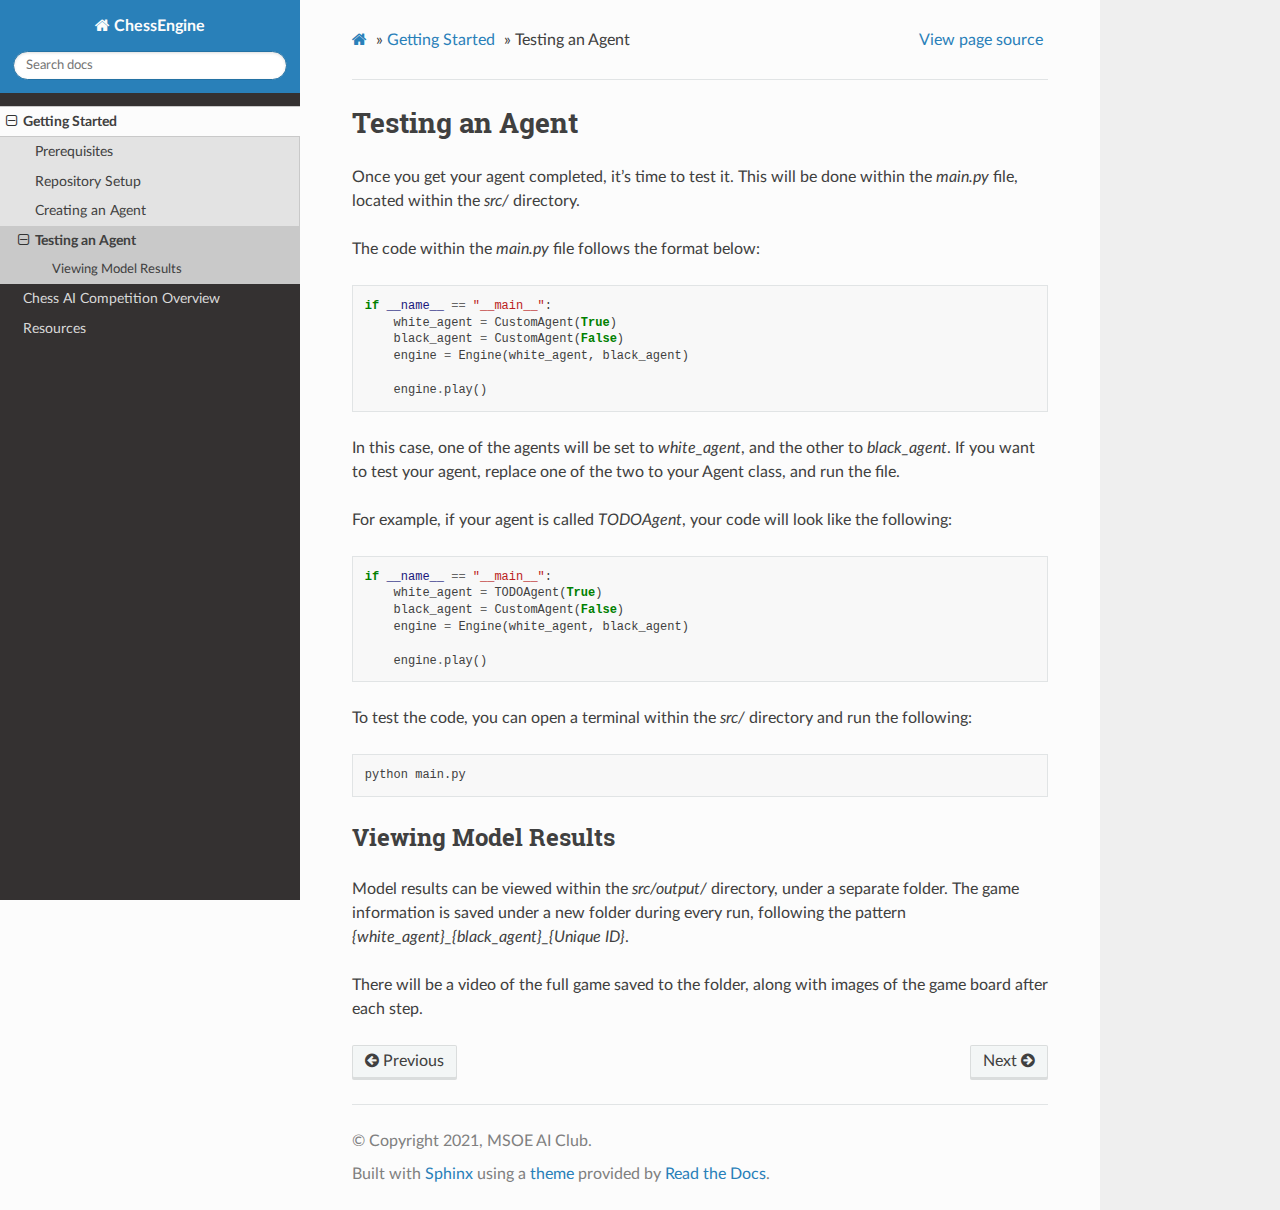
<file: getting-started/testing-an-agent.html>
<!DOCTYPE html>
<html class="writer-html5" lang="en" >
<head>
  <meta charset="utf-8" /><meta name="generator" content="Docutils 0.17.1: http://docutils.sourceforge.net/" />

  <meta name="viewport" content="width=device-width, initial-scale=1.0" />
  <title>Testing an Agent &mdash; ChessEngine  documentation</title>
      <link rel="stylesheet" href="../_static/pygments.css" type="text/css" />
      <link rel="stylesheet" href="../_static/css/theme.css" type="text/css" />
      <link rel="stylesheet" href="../_static/copybutton.css" type="text/css" />
    <link rel="shortcut icon" href="../_static/favicon.ico"/>
  <!--[if lt IE 9]>
    <script src="../_static/js/html5shiv.min.js"></script>
  <![endif]-->
  
        <script data-url_root="../" id="documentation_options" src="../_static/documentation_options.js"></script>
        <script src="../_static/jquery.js"></script>
        <script src="../_static/underscore.js"></script>
        <script src="../_static/doctools.js"></script>
        <script src="../_static/clipboard.min.js"></script>
        <script src="../_static/copybutton.js"></script>
    <script src="../_static/js/theme.js"></script>
    <link rel="index" title="Index" href="../genindex.html" />
    <link rel="search" title="Search" href="../search.html" />
    <link rel="next" title="Chess AI Competition Overview" href="../competition-overview/competition-overview.html" />
    <link rel="prev" title="Creating an Agent" href="creating-an-agent.html" /> 
</head>

<body class="wy-body-for-nav"> 
  <div class="wy-grid-for-nav">
    <nav data-toggle="wy-nav-shift" class="wy-nav-side">
      <div class="wy-side-scroll">
        <div class="wy-side-nav-search" >
            <a href="../index.html" class="icon icon-home"> ChessEngine
          </a>
<div role="search">
  <form id="rtd-search-form" class="wy-form" action="../search.html" method="get">
    <input type="text" name="q" placeholder="Search docs" />
    <input type="hidden" name="check_keywords" value="yes" />
    <input type="hidden" name="area" value="default" />
  </form>
</div>
        </div><div class="wy-menu wy-menu-vertical" data-spy="affix" role="navigation" aria-label="Navigation menu">
              <ul class="current">
<li class="toctree-l1 current"><a class="reference internal" href="getting-started.html">Getting Started</a><ul class="current">
<li class="toctree-l2"><a class="reference internal" href="prerequisites.html">Prerequisites</a></li>
<li class="toctree-l2"><a class="reference internal" href="repo-setup.html">Repository Setup</a></li>
<li class="toctree-l2"><a class="reference internal" href="creating-an-agent.html">Creating an Agent</a></li>
<li class="toctree-l2 current"><a class="current reference internal" href="#">Testing an Agent</a><ul>
<li class="toctree-l3"><a class="reference internal" href="#viewing-model-results">Viewing Model Results</a></li>
</ul>
</li>
</ul>
</li>
<li class="toctree-l1"><a class="reference internal" href="../competition-overview/competition-overview.html">Chess AI Competition Overview</a></li>
<li class="toctree-l1"><a class="reference internal" href="../resources/resources.html">Resources</a></li>
</ul>

        </div>
      </div>
    </nav>

    <section data-toggle="wy-nav-shift" class="wy-nav-content-wrap"><nav class="wy-nav-top" aria-label="Mobile navigation menu" >
          <i data-toggle="wy-nav-top" class="fa fa-bars"></i>
          <a href="../index.html">ChessEngine</a>
      </nav>

      <div class="wy-nav-content">
        <div class="rst-content">
          <div role="navigation" aria-label="Page navigation">
  <ul class="wy-breadcrumbs">
      <li><a href="../index.html" class="icon icon-home"></a> &raquo;</li>
          <li><a href="getting-started.html">Getting Started</a> &raquo;</li>
      <li>Testing an Agent</li>
      <li class="wy-breadcrumbs-aside">
            <a href="../_sources/getting-started/testing-an-agent.rst.txt" rel="nofollow"> View page source</a>
      </li>
  </ul>
  <hr/>
</div>
          <div role="main" class="document" itemscope="itemscope" itemtype="http://schema.org/Article">
           <div itemprop="articleBody">
             
  <section id="testing-an-agent">
<h1>Testing an Agent<a class="headerlink" href="#testing-an-agent" title="Permalink to this headline"></a></h1>
<p>Once you get your agent completed, it’s time to test it. This will be done within the <cite>main.py</cite> file, located within the <cite>src/</cite> directory.</p>
<p>The code within the <cite>main.py</cite> file follows the format below:</p>
<div class="highlight-python notranslate"><div class="highlight"><pre><span></span><span class="k">if</span> <span class="vm">__name__</span> <span class="o">==</span> <span class="s2">&quot;__main__&quot;</span><span class="p">:</span>
    <span class="n">white_agent</span> <span class="o">=</span> <span class="n">CustomAgent</span><span class="p">(</span><span class="kc">True</span><span class="p">)</span>
    <span class="n">black_agent</span> <span class="o">=</span> <span class="n">CustomAgent</span><span class="p">(</span><span class="kc">False</span><span class="p">)</span>
    <span class="n">engine</span> <span class="o">=</span> <span class="n">Engine</span><span class="p">(</span><span class="n">white_agent</span><span class="p">,</span> <span class="n">black_agent</span><span class="p">)</span>

    <span class="n">engine</span><span class="o">.</span><span class="n">play</span><span class="p">()</span>
</pre></div>
</div>
<p>In this case, one of the agents will be set to <cite>white_agent</cite>, and the other to <cite>black_agent</cite>. If you want to test your agent, replace one of the two to your Agent class, and run the file.</p>
<p>For example, if your agent is called <cite>TODOAgent</cite>, your code will look like the following:</p>
<div class="highlight-python notranslate"><div class="highlight"><pre><span></span><span class="k">if</span> <span class="vm">__name__</span> <span class="o">==</span> <span class="s2">&quot;__main__&quot;</span><span class="p">:</span>
    <span class="n">white_agent</span> <span class="o">=</span> <span class="n">TODOAgent</span><span class="p">(</span><span class="kc">True</span><span class="p">)</span>
    <span class="n">black_agent</span> <span class="o">=</span> <span class="n">CustomAgent</span><span class="p">(</span><span class="kc">False</span><span class="p">)</span>
    <span class="n">engine</span> <span class="o">=</span> <span class="n">Engine</span><span class="p">(</span><span class="n">white_agent</span><span class="p">,</span> <span class="n">black_agent</span><span class="p">)</span>

    <span class="n">engine</span><span class="o">.</span><span class="n">play</span><span class="p">()</span>
</pre></div>
</div>
<p>To test the code, you can open a terminal within the <cite>src/</cite> directory and run the following:</p>
<div class="highlight-bash notranslate"><div class="highlight"><pre><span></span>python main.py
</pre></div>
</div>
<section id="viewing-model-results">
<h2>Viewing Model Results<a class="headerlink" href="#viewing-model-results" title="Permalink to this headline"></a></h2>
<p>Model results can be viewed within the <cite>src/output/</cite> directory, under a separate folder. The game information is saved under a new folder during every run, following the pattern <cite>{white_agent}_{black_agent}_{Unique ID}</cite>.</p>
<p>There will be a video of the full game saved to the folder, along with images of the game board after each step.</p>
</section>
</section>


           </div>
          </div>
          <footer><div class="rst-footer-buttons" role="navigation" aria-label="Footer">
        <a href="creating-an-agent.html" class="btn btn-neutral float-left" title="Creating an Agent" accesskey="p" rel="prev"><span class="fa fa-arrow-circle-left" aria-hidden="true"></span> Previous</a>
        <a href="../competition-overview/competition-overview.html" class="btn btn-neutral float-right" title="Chess AI Competition Overview" accesskey="n" rel="next">Next <span class="fa fa-arrow-circle-right" aria-hidden="true"></span></a>
    </div>

  <hr/>

  <div role="contentinfo">
    <p>&#169; Copyright 2021, MSOE AI Club.</p>
  </div>

  Built with <a href="https://www.sphinx-doc.org/">Sphinx</a> using a
    <a href="https://github.com/readthedocs/sphinx_rtd_theme">theme</a>
    provided by <a href="https://readthedocs.org">Read the Docs</a>.
   

</footer>
        </div>
      </div>
    </section>
  </div>
  <script>
      jQuery(function () {
          SphinxRtdTheme.Navigation.enable(true);
      });
  </script> 

</body>
</html>
</file>
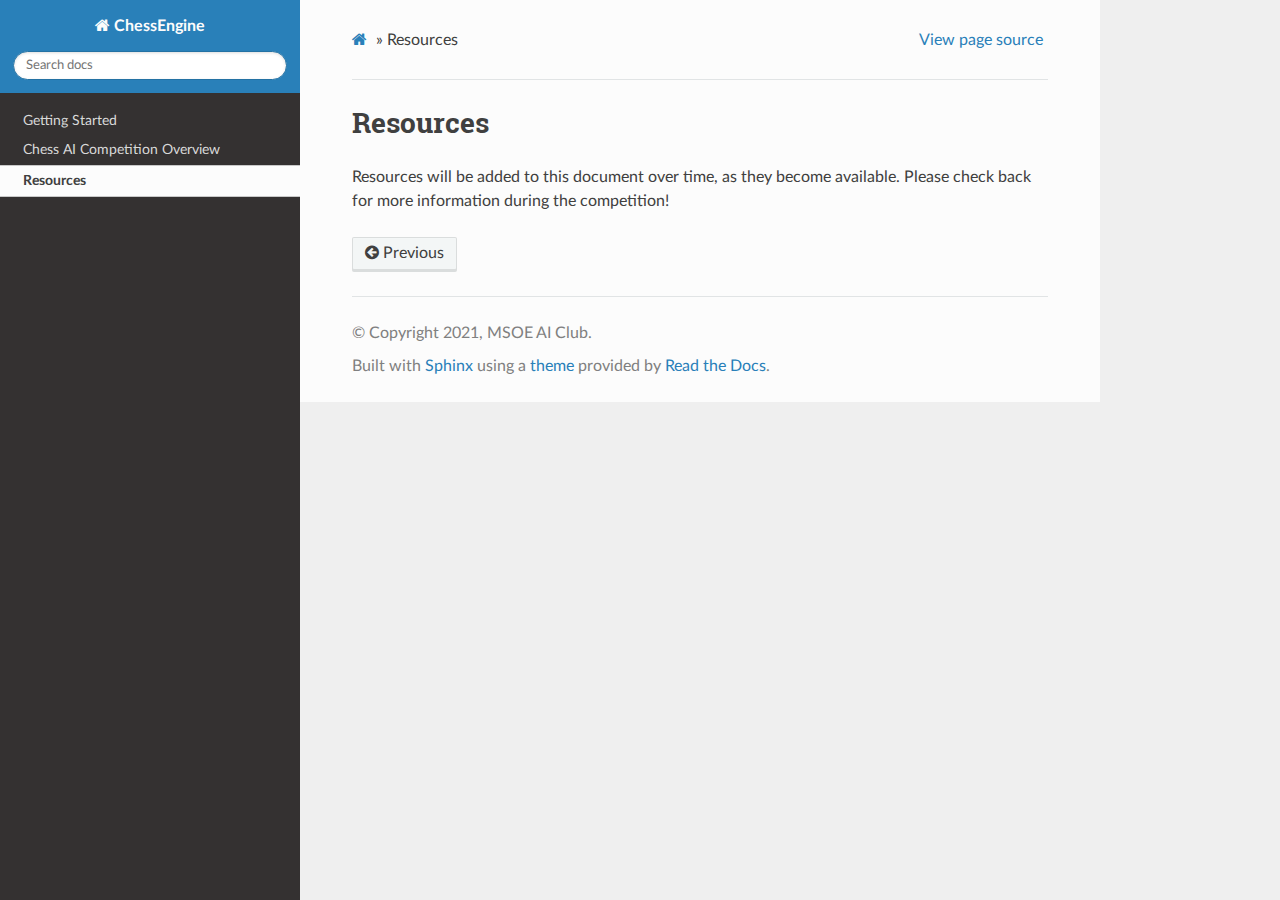
<file: resources/resources.html>
<!DOCTYPE html>
<html class="writer-html5" lang="en" >
<head>
  <meta charset="utf-8" /><meta name="generator" content="Docutils 0.17.1: http://docutils.sourceforge.net/" />

  <meta name="viewport" content="width=device-width, initial-scale=1.0" />
  <title>Resources &mdash; ChessEngine  documentation</title>
      <link rel="stylesheet" href="../_static/pygments.css" type="text/css" />
      <link rel="stylesheet" href="../_static/css/theme.css" type="text/css" />
      <link rel="stylesheet" href="../_static/copybutton.css" type="text/css" />
    <link rel="shortcut icon" href="../_static/favicon.ico"/>
  <!--[if lt IE 9]>
    <script src="../_static/js/html5shiv.min.js"></script>
  <![endif]-->
  
        <script data-url_root="../" id="documentation_options" src="../_static/documentation_options.js"></script>
        <script src="../_static/jquery.js"></script>
        <script src="../_static/underscore.js"></script>
        <script src="../_static/doctools.js"></script>
        <script src="../_static/clipboard.min.js"></script>
        <script src="../_static/copybutton.js"></script>
    <script src="../_static/js/theme.js"></script>
    <link rel="index" title="Index" href="../genindex.html" />
    <link rel="search" title="Search" href="../search.html" />
    <link rel="prev" title="Chess AI Competition Overview" href="../competition-overview/competition-overview.html" /> 
</head>

<body class="wy-body-for-nav"> 
  <div class="wy-grid-for-nav">
    <nav data-toggle="wy-nav-shift" class="wy-nav-side">
      <div class="wy-side-scroll">
        <div class="wy-side-nav-search" >
            <a href="../index.html" class="icon icon-home"> ChessEngine
          </a>
<div role="search">
  <form id="rtd-search-form" class="wy-form" action="../search.html" method="get">
    <input type="text" name="q" placeholder="Search docs" />
    <input type="hidden" name="check_keywords" value="yes" />
    <input type="hidden" name="area" value="default" />
  </form>
</div>
        </div><div class="wy-menu wy-menu-vertical" data-spy="affix" role="navigation" aria-label="Navigation menu">
              <ul class="current">
<li class="toctree-l1"><a class="reference internal" href="../getting-started/getting-started.html">Getting Started</a></li>
<li class="toctree-l1"><a class="reference internal" href="../competition-overview/competition-overview.html">Chess AI Competition Overview</a></li>
<li class="toctree-l1 current"><a class="current reference internal" href="#">Resources</a></li>
</ul>

        </div>
      </div>
    </nav>

    <section data-toggle="wy-nav-shift" class="wy-nav-content-wrap"><nav class="wy-nav-top" aria-label="Mobile navigation menu" >
          <i data-toggle="wy-nav-top" class="fa fa-bars"></i>
          <a href="../index.html">ChessEngine</a>
      </nav>

      <div class="wy-nav-content">
        <div class="rst-content">
          <div role="navigation" aria-label="Page navigation">
  <ul class="wy-breadcrumbs">
      <li><a href="../index.html" class="icon icon-home"></a> &raquo;</li>
      <li>Resources</li>
      <li class="wy-breadcrumbs-aside">
            <a href="../_sources/resources/resources.rst.txt" rel="nofollow"> View page source</a>
      </li>
  </ul>
  <hr/>
</div>
          <div role="main" class="document" itemscope="itemscope" itemtype="http://schema.org/Article">
           <div itemprop="articleBody">
             
  <section id="resources">
<h1>Resources<a class="headerlink" href="#resources" title="Permalink to this headline"></a></h1>
<p>Resources will be added to this document over time, as they become available. Please check back for more information during the competition!</p>
</section>


           </div>
          </div>
          <footer><div class="rst-footer-buttons" role="navigation" aria-label="Footer">
        <a href="../competition-overview/competition-overview.html" class="btn btn-neutral float-left" title="Chess AI Competition Overview" accesskey="p" rel="prev"><span class="fa fa-arrow-circle-left" aria-hidden="true"></span> Previous</a>
    </div>

  <hr/>

  <div role="contentinfo">
    <p>&#169; Copyright 2021, MSOE AI Club.</p>
  </div>

  Built with <a href="https://www.sphinx-doc.org/">Sphinx</a> using a
    <a href="https://github.com/readthedocs/sphinx_rtd_theme">theme</a>
    provided by <a href="https://readthedocs.org">Read the Docs</a>.
   

</footer>
        </div>
      </div>
    </section>
  </div>
  <script>
      jQuery(function () {
          SphinxRtdTheme.Navigation.enable(true);
      });
  </script> 

</body>
</html>
</file>
<file: _static/pygments.css>
pre { line-height: 125%; }
td.linenos .normal { color: inherit; background-color: transparent; padding-left: 5px; padding-right: 5px; }
span.linenos { color: inherit; background-color: transparent; padding-left: 5px; padding-right: 5px; }
td.linenos .special { color: #000000; background-color: #ffffc0; padding-left: 5px; padding-right: 5px; }
span.linenos.special { color: #000000; background-color: #ffffc0; padding-left: 5px; padding-right: 5px; }
.highlight .hll { background-color: #ffffcc }
.highlight { background: #f8f8f8; }
.highlight .c { color: #408080; font-style: italic } /* Comment */
.highlight .err { border: 1px solid #FF0000 } /* Error */
.highlight .k { color: #008000; font-weight: bold } /* Keyword */
.highlight .o { color: #666666 } /* Operator */
.highlight .ch { color: #408080; font-style: italic } /* Comment.Hashbang */
.highlight .cm { color: #408080; font-style: italic } /* Comment.Multiline */
.highlight .cp { color: #BC7A00 } /* Comment.Preproc */
.highlight .cpf { color: #408080; font-style: italic } /* Comment.PreprocFile */
.highlight .c1 { color: #408080; font-style: italic } /* Comment.Single */
.highlight .cs { color: #408080; font-style: italic } /* Comment.Special */
.highlight .gd { color: #A00000 } /* Generic.Deleted */
.highlight .ge { font-style: italic } /* Generic.Emph */
.highlight .gr { color: #FF0000 } /* Generic.Error */
.highlight .gh { color: #000080; font-weight: bold } /* Generic.Heading */
.highlight .gi { color: #00A000 } /* Generic.Inserted */
.highlight .go { color: #888888 } /* Generic.Output */
.highlight .gp { color: #000080; font-weight: bold } /* Generic.Prompt */
.highlight .gs { font-weight: bold } /* Generic.Strong */
.highlight .gu { color: #800080; font-weight: bold } /* Generic.Subheading */
.highlight .gt { color: #0044DD } /* Generic.Traceback */
.highlight .kc { color: #008000; font-weight: bold } /* Keyword.Constant */
.highlight .kd { color: #008000; font-weight: bold } /* Keyword.Declaration */
.highlight .kn { color: #008000; font-weight: bold } /* Keyword.Namespace */
.highlight .kp { color: #008000 } /* Keyword.Pseudo */
.highlight .kr { color: #008000; font-weight: bold } /* Keyword.Reserved */
.highlight .kt { color: #B00040 } /* Keyword.Type */
.highlight .m { color: #666666 } /* Literal.Number */
.highlight .s { color: #BA2121 } /* Literal.String */
.highlight .na { color: #7D9029 } /* Name.Attribute */
.highlight .nb { color: #008000 } /* Name.Builtin */
.highlight .nc { color: #0000FF; font-weight: bold } /* Name.Class */
.highlight .no { color: #880000 } /* Name.Constant */
.highlight .nd { color: #AA22FF } /* Name.Decorator */
.highlight .ni { color: #999999; font-weight: bold } /* Name.Entity */
.highlight .ne { color: #D2413A; font-weight: bold } /* Name.Exception */
.highlight .nf { color: #0000FF } /* Name.Function */
.highlight .nl { color: #A0A000 } /* Name.Label */
.highlight .nn { color: #0000FF; font-weight: bold } /* Name.Namespace */
.highlight .nt { color: #008000; font-weight: bold } /* Name.Tag */
.highlight .nv { color: #19177C } /* Name.Variable */
.highlight .ow { color: #AA22FF; font-weight: bold } /* Operator.Word */
.highlight .w { color: #bbbbbb } /* Text.Whitespace */
.highlight .mb { color: #666666 } /* Literal.Number.Bin */
.highlight .mf { color: #666666 } /* Literal.Number.Float */
.highlight .mh { color: #666666 } /* Literal.Number.Hex */
.highlight .mi { color: #666666 } /* Literal.Number.Integer */
.highlight .mo { color: #666666 } /* Literal.Number.Oct */
.highlight .sa { color: #BA2121 } /* Literal.String.Affix */
.highlight .sb { color: #BA2121 } /* Literal.String.Backtick */
.highlight .sc { color: #BA2121 } /* Literal.String.Char */
.highlight .dl { color: #BA2121 } /* Literal.String.Delimiter */
.highlight .sd { color: #BA2121; font-style: italic } /* Literal.String.Doc */
.highlight .s2 { color: #BA2121 } /* Literal.String.Double */
.highlight .se { color: #BB6622; font-weight: bold } /* Literal.String.Escape */
.highlight .sh { color: #BA2121 } /* Literal.String.Heredoc */
.highlight .si { color: #BB6688; font-weight: bold } /* Literal.String.Interpol */
.highlight .sx { color: #008000 } /* Literal.String.Other */
.highlight .sr { color: #BB6688 } /* Literal.String.Regex */
.highlight .s1 { color: #BA2121 } /* Literal.String.Single */
.highlight .ss { color: #19177C } /* Literal.String.Symbol */
.highlight .bp { color: #008000 } /* Name.Builtin.Pseudo */
.highlight .fm { color: #0000FF } /* Name.Function.Magic */
.highlight .vc { color: #19177C } /* Name.Variable.Class */
.highlight .vg { color: #19177C } /* Name.Variable.Global */
.highlight .vi { color: #19177C } /* Name.Variable.Instance */
.highlight .vm { color: #19177C } /* Name.Variable.Magic */
.highlight .il { color: #666666 } /* Literal.Number.Integer.Long */
</file>
<file: _static/css/theme.css>
html{box-sizing:border-box}*,:after,:before{box-sizing:inherit}article,aside,details,figcaption,figure,footer,header,hgroup,nav,section{display:block}audio,canvas,video{display:inline-block;*display:inline;*zoom:1}[hidden],audio:not([controls]){display:none}*{-webkit-box-sizing:border-box;-moz-box-sizing:border-box;box-sizing:border-box}html{font-size:100%;-webkit-text-size-adjust:100%;-ms-text-size-adjust:100%}body{margin:0}a:active,a:hover{outline:0}abbr[title]{border-bottom:1px dotted}b,strong{font-weight:700}blockquote{margin:0}dfn{font-style:italic}ins{background:#ff9;text-decoration:none}ins,mark{color:#000}mark{background:#ff0;font-style:italic;font-weight:700}.rst-content code,.rst-content tt,code,kbd,pre,samp{font-family:monospace,serif;_font-family:courier new,monospace;font-size:1em}pre{white-space:pre}q{quotes:none}q:after,q:before{content:"";content:none}small{font-size:85%}sub,sup{font-size:75%;line-height:0;position:relative;vertical-align:baseline}sup{top:-.5em}sub{bottom:-.25em}dl,ol,ul{margin:0;padding:0;list-style:none;list-style-image:none}li{list-style:none}dd{margin:0}img{border:0;-ms-interpolation-mode:bicubic;vertical-align:middle;max-width:100%}svg:not(:root){overflow:hidden}figure,form{margin:0}label{cursor:pointer}button,input,select,textarea{font-size:100%;margin:0;vertical-align:baseline;*vertical-align:middle}button,input{line-height:normal}button,input[type=button],input[type=reset],input[type=submit]{cursor:pointer;-webkit-appearance:button;*overflow:visible}button[disabled],input[disabled]{cursor:default}input[type=search]{-webkit-appearance:textfield;-moz-box-sizing:content-box;-webkit-box-sizing:content-box;box-sizing:content-box}textarea{resize:vertical}table{border-collapse:collapse;border-spacing:0}td{vertical-align:top}.chromeframe{margin:.2em 0;background:#ccc;color:#000;padding:.2em 0}.ir{display:block;border:0;text-indent:-999em;overflow:hidden;background-color:transparent;background-repeat:no-repeat;text-align:left;direction:ltr;*line-height:0}.ir br{display:none}.hidden{display:none!important;visibility:hidden}.visuallyhidden{border:0;clip:rect(0 0 0 0);height:1px;margin:-1px;overflow:hidden;padding:0;position:absolute;width:1px}.visuallyhidden.focusable:active,.visuallyhidden.focusable:focus{clip:auto;height:auto;margin:0;overflow:visible;position:static;width:auto}.invisible{visibility:hidden}.relative{position:relative}big,small{font-size:100%}@media print{body,html,section{background:none!important}*{box-shadow:none!important;text-shadow:none!important;filter:none!important;-ms-filter:none!important}a,a:visited{text-decoration:underline}.ir a:after,a[href^="#"]:after,a[href^="javascript:"]:after{content:""}blockquote,pre{page-break-inside:avoid}thead{display:table-header-group}img,tr{page-break-inside:avoid}img{max-width:100%!important}@page{margin:.5cm}.rst-content .toctree-wrapper>p.caption,h2,h3,p{orphans:3;widows:3}.rst-content .toctree-wrapper>p.caption,h2,h3{page-break-after:avoid}}.btn,.fa:before,.icon:before,.rst-content .admonition,.rst-content .admonition-title:before,.rst-content .admonition-todo,.rst-content .attention,.rst-content .caution,.rst-content .code-block-caption .headerlink:before,.rst-content .danger,.rst-content .eqno .headerlink:before,.rst-content .error,.rst-content .hint,.rst-content .important,.rst-content .note,.rst-content .seealso,.rst-content .tip,.rst-content .warning,.rst-content code.download span:first-child:before,.rst-content dl dt .headerlink:before,.rst-content h1 .headerlink:before,.rst-content h2 .headerlink:before,.rst-content h3 .headerlink:before,.rst-content h4 .headerlink:before,.rst-content h5 .headerlink:before,.rst-content h6 .headerlink:before,.rst-content p.caption .headerlink:before,.rst-content p .headerlink:before,.rst-content table>caption .headerlink:before,.rst-content tt.download span:first-child:before,.wy-alert,.wy-dropdown .caret:before,.wy-inline-validate.wy-inline-validate-danger .wy-input-context:before,.wy-inline-validate.wy-inline-validate-info .wy-input-context:before,.wy-inline-validate.wy-inline-validate-success .wy-input-context:before,.wy-inline-validate.wy-inline-validate-warning .wy-input-context:before,.wy-menu-vertical li.current>a,.wy-menu-vertical li.current>a button.toctree-expand:before,.wy-menu-vertical li.on a,.wy-menu-vertical li.on a button.toctree-expand:before,.wy-menu-vertical li button.toctree-expand:before,.wy-nav-top a,.wy-side-nav-search .wy-dropdown>a,.wy-side-nav-search>a,input[type=color],input[type=date],input[type=datetime-local],input[type=datetime],input[type=email],input[type=month],input[type=number],input[type=password],input[type=search],input[type=tel],input[type=text],input[type=time],input[type=url],input[type=week],select,textarea{-webkit-font-smoothing:antialiased}.clearfix{*zoom:1}.clearfix:after,.clearfix:before{display:table;content:""}.clearfix:after{clear:both}/*!
 *  Font Awesome 4.7.0 by @davegandy - http://fontawesome.io - @fontawesome
 *  License - http://fontawesome.io/license (Font: SIL OFL 1.1, CSS: MIT License)
 */@font-face{font-family:FontAwesome;src:url(fonts/fontawesome-webfont.eot?674f50d287a8c48dc19ba404d20fe713);src:url(fonts/fontawesome-webfont.eot?674f50d287a8c48dc19ba404d20fe713?#iefix&v=4.7.0) format("embedded-opentype"),url(fonts/fontawesome-webfont.woff2?af7ae505a9eed503f8b8e6982036873e) format("woff2"),url(fonts/fontawesome-webfont.woff?fee66e712a8a08eef5805a46892932ad) format("woff"),url(fonts/fontawesome-webfont.ttf?b06871f281fee6b241d60582ae9369b9) format("truetype"),url(fonts/fontawesome-webfont.svg?912ec66d7572ff821749319396470bde#fontawesomeregular) format("svg");font-weight:400;font-style:normal}.fa,.icon,.rst-content .admonition-title,.rst-content .code-block-caption .headerlink,.rst-content .eqno .headerlink,.rst-content code.download span:first-child,.rst-content dl dt .headerlink,.rst-content h1 .headerlink,.rst-content h2 .headerlink,.rst-content h3 .headerlink,.rst-content h4 .headerlink,.rst-content h5 .headerlink,.rst-content h6 .headerlink,.rst-content p.caption .headerlink,.rst-content p .headerlink,.rst-content table>caption .headerlink,.rst-content tt.download span:first-child,.wy-menu-vertical li.current>a button.toctree-expand,.wy-menu-vertical li.on a button.toctree-expand,.wy-menu-vertical li button.toctree-expand{display:inline-block;font:normal normal normal 14px/1 FontAwesome;font-size:inherit;text-rendering:auto;-webkit-font-smoothing:antialiased;-moz-osx-font-smoothing:grayscale}.fa-lg{font-size:1.33333em;line-height:.75em;vertical-align:-15%}.fa-2x{font-size:2em}.fa-3x{font-size:3em}.fa-4x{font-size:4em}.fa-5x{font-size:5em}.fa-fw{width:1.28571em;text-align:center}.fa-ul{padding-left:0;margin-left:2.14286em;list-style-type:none}.fa-ul>li{position:relative}.fa-li{position:absolute;left:-2.14286em;width:2.14286em;top:.14286em;text-align:center}.fa-li.fa-lg{left:-1.85714em}.fa-border{padding:.2em .25em .15em;border:.08em solid #eee;border-radius:.1em}.fa-pull-left{float:left}.fa-pull-right{float:right}.fa-pull-left.icon,.fa.fa-pull-left,.rst-content .code-block-caption .fa-pull-left.headerlink,.rst-content .eqno .fa-pull-left.headerlink,.rst-content .fa-pull-left.admonition-title,.rst-content code.download span.fa-pull-left:first-child,.rst-content dl dt .fa-pull-left.headerlink,.rst-content h1 .fa-pull-left.headerlink,.rst-content h2 .fa-pull-left.headerlink,.rst-content h3 .fa-pull-left.headerlink,.rst-content h4 .fa-pull-left.headerlink,.rst-content h5 .fa-pull-left.headerlink,.rst-content h6 .fa-pull-left.headerlink,.rst-content p .fa-pull-left.headerlink,.rst-content table>caption .fa-pull-left.headerlink,.rst-content tt.download span.fa-pull-left:first-child,.wy-menu-vertical li.current>a button.fa-pull-left.toctree-expand,.wy-menu-vertical li.on a button.fa-pull-left.toctree-expand,.wy-menu-vertical li button.fa-pull-left.toctree-expand{margin-right:.3em}.fa-pull-right.icon,.fa.fa-pull-right,.rst-content .code-block-caption .fa-pull-right.headerlink,.rst-content .eqno .fa-pull-right.headerlink,.rst-content .fa-pull-right.admonition-title,.rst-content code.download span.fa-pull-right:first-child,.rst-content dl dt .fa-pull-right.headerlink,.rst-content h1 .fa-pull-right.headerlink,.rst-content h2 .fa-pull-right.headerlink,.rst-content h3 .fa-pull-right.headerlink,.rst-content h4 .fa-pull-right.headerlink,.rst-content h5 .fa-pull-right.headerlink,.rst-content h6 .fa-pull-right.headerlink,.rst-content p .fa-pull-right.headerlink,.rst-content table>caption .fa-pull-right.headerlink,.rst-content tt.download span.fa-pull-right:first-child,.wy-menu-vertical li.current>a button.fa-pull-right.toctree-expand,.wy-menu-vertical li.on a button.fa-pull-right.toctree-expand,.wy-menu-vertical li button.fa-pull-right.toctree-expand{margin-left:.3em}.pull-right{float:right}.pull-left{float:left}.fa.pull-left,.pull-left.icon,.rst-content .code-block-caption .pull-left.headerlink,.rst-content .eqno .pull-left.headerlink,.rst-content .pull-left.admonition-title,.rst-content code.download span.pull-left:first-child,.rst-content dl dt .pull-left.headerlink,.rst-content h1 .pull-left.headerlink,.rst-content h2 .pull-left.headerlink,.rst-content h3 .pull-left.headerlink,.rst-content h4 .pull-left.headerlink,.rst-content h5 .pull-left.headerlink,.rst-content h6 .pull-left.headerlink,.rst-content p .pull-left.headerlink,.rst-content table>caption .pull-left.headerlink,.rst-content tt.download span.pull-left:first-child,.wy-menu-vertical li.current>a button.pull-left.toctree-expand,.wy-menu-vertical li.on a button.pull-left.toctree-expand,.wy-menu-vertical li button.pull-left.toctree-expand{margin-right:.3em}.fa.pull-right,.pull-right.icon,.rst-content .code-block-caption .pull-right.headerlink,.rst-content .eqno .pull-right.headerlink,.rst-content .pull-right.admonition-title,.rst-content code.download span.pull-right:first-child,.rst-content dl dt .pull-right.headerlink,.rst-content h1 .pull-right.headerlink,.rst-content h2 .pull-right.headerlink,.rst-content h3 .pull-right.headerlink,.rst-content h4 .pull-right.headerlink,.rst-content h5 .pull-right.headerlink,.rst-content h6 .pull-right.headerlink,.rst-content p .pull-right.headerlink,.rst-content table>caption .pull-right.headerlink,.rst-content tt.download span.pull-right:first-child,.wy-menu-vertical li.current>a button.pull-right.toctree-expand,.wy-menu-vertical li.on a button.pull-right.toctree-expand,.wy-menu-vertical li button.pull-right.toctree-expand{margin-left:.3em}.fa-spin{-webkit-animation:fa-spin 2s linear infinite;animation:fa-spin 2s linear infinite}.fa-pulse{-webkit-animation:fa-spin 1s steps(8) infinite;animation:fa-spin 1s steps(8) infinite}@-webkit-keyframes fa-spin{0%{-webkit-transform:rotate(0deg);transform:rotate(0deg)}to{-webkit-transform:rotate(359deg);transform:rotate(359deg)}}@keyframes fa-spin{0%{-webkit-transform:rotate(0deg);transform:rotate(0deg)}to{-webkit-transform:rotate(359deg);transform:rotate(359deg)}}.fa-rotate-90{-ms-filter:"progid:DXImageTransform.Microsoft.BasicImage(rotation=1)";-webkit-transform:rotate(90deg);-ms-transform:rotate(90deg);transform:rotate(90deg)}.fa-rotate-180{-ms-filter:"progid:DXImageTransform.Microsoft.BasicImage(rotation=2)";-webkit-transform:rotate(180deg);-ms-transform:rotate(180deg);transform:rotate(180deg)}.fa-rotate-270{-ms-filter:"progid:DXImageTransform.Microsoft.BasicImage(rotation=3)";-webkit-transform:rotate(270deg);-ms-transform:rotate(270deg);transform:rotate(270deg)}.fa-flip-horizontal{-ms-filter:"progid:DXImageTransform.Microsoft.BasicImage(rotation=0, mirror=1)";-webkit-transform:scaleX(-1);-ms-transform:scaleX(-1);transform:scaleX(-1)}.fa-flip-vertical{-ms-filter:"progid:DXImageTransform.Microsoft.BasicImage(rotation=2, mirror=1)";-webkit-transform:scaleY(-1);-ms-transform:scaleY(-1);transform:scaleY(-1)}:root .fa-flip-horizontal,:root .fa-flip-vertical,:root .fa-rotate-90,:root .fa-rotate-180,:root .fa-rotate-270{filter:none}.fa-stack{position:relative;display:inline-block;width:2em;height:2em;line-height:2em;vertical-align:middle}.fa-stack-1x,.fa-stack-2x{position:absolute;left:0;width:100%;text-align:center}.fa-stack-1x{line-height:inherit}.fa-stack-2x{font-size:2em}.fa-inverse{color:#fff}.fa-glass:before{content:""}.fa-music:before{content:""}.fa-search:before,.icon-search:before{content:""}.fa-envelope-o:before{content:""}.fa-heart:before{content:""}.fa-star:before{content:""}.fa-star-o:before{content:""}.fa-user:before{content:""}.fa-film:before{content:""}.fa-th-large:before{content:""}.fa-th:before{content:""}.fa-th-list:before{content:""}.fa-check:before{content:""}.fa-close:before,.fa-remove:before,.fa-times:before{content:""}.fa-search-plus:before{content:""}.fa-search-minus:before{content:""}.fa-power-off:before{content:""}.fa-signal:before{content:""}.fa-cog:before,.fa-gear:before{content:""}.fa-trash-o:before{content:""}.fa-home:before,.icon-home:before{content:""}.fa-file-o:before{content:""}.fa-clock-o:before{content:""}.fa-road:before{content:""}.fa-download:before,.rst-content code.download span:first-child:before,.rst-content tt.download span:first-child:before{content:""}.fa-arrow-circle-o-down:before{content:""}.fa-arrow-circle-o-up:before{content:""}.fa-inbox:before{content:""}.fa-play-circle-o:before{content:""}.fa-repeat:before,.fa-rotate-right:before{content:""}.fa-refresh:before{content:""}.fa-list-alt:before{content:""}.fa-lock:before{content:""}.fa-flag:before{content:""}.fa-headphones:before{content:""}.fa-volume-off:before{content:""}.fa-volume-down:before{content:""}.fa-volume-up:before{content:""}.fa-qrcode:before{content:""}.fa-barcode:before{content:""}.fa-tag:before{content:""}.fa-tags:before{content:""}.fa-book:before,.icon-book:before{content:""}.fa-bookmark:before{content:""}.fa-print:before{content:""}.fa-camera:before{content:""}.fa-font:before{content:""}.fa-bold:before{content:""}.fa-italic:before{content:""}.fa-text-height:before{content:""}.fa-text-width:before{content:""}.fa-align-left:before{content:""}.fa-align-center:before{content:""}.fa-align-right:before{content:""}.fa-align-justify:before{content:""}.fa-list:before{content:""}.fa-dedent:before,.fa-outdent:before{content:""}.fa-indent:before{content:""}.fa-video-camera:before{content:""}.fa-image:before,.fa-photo:before,.fa-picture-o:before{content:""}.fa-pencil:before{content:""}.fa-map-marker:before{content:""}.fa-adjust:before{content:""}.fa-tint:before{content:""}.fa-edit:before,.fa-pencil-square-o:before{content:""}.fa-share-square-o:before{content:""}.fa-check-square-o:before{content:""}.fa-arrows:before{content:""}.fa-step-backward:before{content:""}.fa-fast-backward:before{content:""}.fa-backward:before{content:""}.fa-play:before{content:""}.fa-pause:before{content:""}.fa-stop:before{content:""}.fa-forward:before{content:""}.fa-fast-forward:before{content:""}.fa-step-forward:before{content:""}.fa-eject:before{content:""}.fa-chevron-left:before{content:""}.fa-chevron-right:before{content:""}.fa-plus-circle:before{content:""}.fa-minus-circle:before{content:""}.fa-times-circle:before,.wy-inline-validate.wy-inline-validate-danger .wy-input-context:before{content:""}.fa-check-circle:before,.wy-inline-validate.wy-inline-validate-success .wy-input-context:before{content:""}.fa-question-circle:before{content:""}.fa-info-circle:before{content:""}.fa-crosshairs:before{content:""}.fa-times-circle-o:before{content:""}.fa-check-circle-o:before{content:""}.fa-ban:before{content:""}.fa-arrow-left:before{content:""}.fa-arrow-right:before{content:""}.fa-arrow-up:before{content:""}.fa-arrow-down:before{content:""}.fa-mail-forward:before,.fa-share:before{content:""}.fa-expand:before{content:""}.fa-compress:before{content:""}.fa-plus:before{content:""}.fa-minus:before{content:""}.fa-asterisk:before{content:""}.fa-exclamation-circle:before,.rst-content .admonition-title:before,.wy-inline-validate.wy-inline-validate-info .wy-input-context:before,.wy-inline-validate.wy-inline-validate-warning .wy-input-context:before{content:""}.fa-gift:before{content:""}.fa-leaf:before{content:""}.fa-fire:before,.icon-fire:before{content:""}.fa-eye:before{content:""}.fa-eye-slash:before{content:""}.fa-exclamation-triangle:before,.fa-warning:before{content:""}.fa-plane:before{content:""}.fa-calendar:before{content:""}.fa-random:before{content:""}.fa-comment:before{content:""}.fa-magnet:before{content:""}.fa-chevron-up:before{content:""}.fa-chevron-down:before{content:""}.fa-retweet:before{content:""}.fa-shopping-cart:before{content:""}.fa-folder:before{content:""}.fa-folder-open:before{content:""}.fa-arrows-v:before{content:""}.fa-arrows-h:before{content:""}.fa-bar-chart-o:before,.fa-bar-chart:before{content:""}.fa-twitter-square:before{content:""}.fa-facebook-square:before{content:""}.fa-camera-retro:before{content:""}.fa-key:before{content:""}.fa-cogs:before,.fa-gears:before{content:""}.fa-comments:before{content:""}.fa-thumbs-o-up:before{content:""}.fa-thumbs-o-down:before{content:""}.fa-star-half:before{content:""}.fa-heart-o:before{content:""}.fa-sign-out:before{content:""}.fa-linkedin-square:before{content:""}.fa-thumb-tack:before{content:""}.fa-external-link:before{content:""}.fa-sign-in:before{content:""}.fa-trophy:before{content:""}.fa-github-square:before{content:""}.fa-upload:before{content:""}.fa-lemon-o:before{content:""}.fa-phone:before{content:""}.fa-square-o:before{content:""}.fa-bookmark-o:before{content:""}.fa-phone-square:before{content:""}.fa-twitter:before{content:""}.fa-facebook-f:before,.fa-facebook:before{content:""}.fa-github:before,.icon-github:before{content:""}.fa-unlock:before{content:""}.fa-credit-card:before{content:""}.fa-feed:before,.fa-rss:before{content:""}.fa-hdd-o:before{content:""}.fa-bullhorn:before{content:""}.fa-bell:before{content:""}.fa-certificate:before{content:""}.fa-hand-o-right:before{content:""}.fa-hand-o-left:before{content:""}.fa-hand-o-up:before{content:""}.fa-hand-o-down:before{content:""}.fa-arrow-circle-left:before,.icon-circle-arrow-left:before{content:""}.fa-arrow-circle-right:before,.icon-circle-arrow-right:before{content:""}.fa-arrow-circle-up:before{content:""}.fa-arrow-circle-down:before{content:""}.fa-globe:before{content:""}.fa-wrench:before{content:""}.fa-tasks:before{content:""}.fa-filter:before{content:""}.fa-briefcase:before{content:""}.fa-arrows-alt:before{content:""}.fa-group:before,.fa-users:before{content:""}.fa-chain:before,.fa-link:before,.icon-link:before{content:""}.fa-cloud:before{content:""}.fa-flask:before{content:""}.fa-cut:before,.fa-scissors:before{content:""}.fa-copy:before,.fa-files-o:before{content:""}.fa-paperclip:before{content:""}.fa-floppy-o:before,.fa-save:before{content:""}.fa-square:before{content:""}.fa-bars:before,.fa-navicon:before,.fa-reorder:before{content:""}.fa-list-ul:before{content:""}.fa-list-ol:before{content:""}.fa-strikethrough:before{content:""}.fa-underline:before{content:""}.fa-table:before{content:""}.fa-magic:before{content:""}.fa-truck:before{content:""}.fa-pinterest:before{content:""}.fa-pinterest-square:before{content:""}.fa-google-plus-square:before{content:""}.fa-google-plus:before{content:""}.fa-money:before{content:""}.fa-caret-down:before,.icon-caret-down:before,.wy-dropdown .caret:before{content:""}.fa-caret-up:before{content:""}.fa-caret-left:before{content:""}.fa-caret-right:before{content:""}.fa-columns:before{content:""}.fa-sort:before,.fa-unsorted:before{content:""}.fa-sort-desc:before,.fa-sort-down:before{content:""}.fa-sort-asc:before,.fa-sort-up:before{content:""}.fa-envelope:before{content:""}.fa-linkedin:before{content:""}.fa-rotate-left:before,.fa-undo:before{content:""}.fa-gavel:before,.fa-legal:before{content:""}.fa-dashboard:before,.fa-tachometer:before{content:""}.fa-comment-o:before{content:""}.fa-comments-o:before{content:""}.fa-bolt:before,.fa-flash:before{content:""}.fa-sitemap:before{content:""}.fa-umbrella:before{content:""}.fa-clipboard:before,.fa-paste:before{content:""}.fa-lightbulb-o:before{content:""}.fa-exchange:before{content:""}.fa-cloud-download:before{content:""}.fa-cloud-upload:before{content:""}.fa-user-md:before{content:""}.fa-stethoscope:before{content:""}.fa-suitcase:before{content:""}.fa-bell-o:before{content:""}.fa-coffee:before{content:""}.fa-cutlery:before{content:""}.fa-file-text-o:before{content:""}.fa-building-o:before{content:""}.fa-hospital-o:before{content:""}.fa-ambulance:before{content:""}.fa-medkit:before{content:""}.fa-fighter-jet:before{content:""}.fa-beer:before{content:""}.fa-h-square:before{content:""}.fa-plus-square:before{content:""}.fa-angle-double-left:before{content:""}.fa-angle-double-right:before{content:""}.fa-angle-double-up:before{content:""}.fa-angle-double-down:before{content:""}.fa-angle-left:before{content:""}.fa-angle-right:before{content:""}.fa-angle-up:before{content:""}.fa-angle-down:before{content:""}.fa-desktop:before{content:""}.fa-laptop:before{content:""}.fa-tablet:before{content:""}.fa-mobile-phone:before,.fa-mobile:before{content:""}.fa-circle-o:before{content:""}.fa-quote-left:before{content:""}.fa-quote-right:before{content:""}.fa-spinner:before{content:""}.fa-circle:before{content:""}.fa-mail-reply:before,.fa-reply:before{content:""}.fa-github-alt:before{content:""}.fa-folder-o:before{content:""}.fa-folder-open-o:before{content:""}.fa-smile-o:before{content:""}.fa-frown-o:before{content:""}.fa-meh-o:before{content:""}.fa-gamepad:before{content:""}.fa-keyboard-o:before{content:""}.fa-flag-o:before{content:""}.fa-flag-checkered:before{content:""}.fa-terminal:before{content:""}.fa-code:before{content:""}.fa-mail-reply-all:before,.fa-reply-all:before{content:""}.fa-star-half-empty:before,.fa-star-half-full:before,.fa-star-half-o:before{content:""}.fa-location-arrow:before{content:""}.fa-crop:before{content:""}.fa-code-fork:before{content:""}.fa-chain-broken:before,.fa-unlink:before{content:""}.fa-question:before{content:""}.fa-info:before{content:""}.fa-exclamation:before{content:""}.fa-superscript:before{content:""}.fa-subscript:before{content:""}.fa-eraser:before{content:""}.fa-puzzle-piece:before{content:""}.fa-microphone:before{content:""}.fa-microphone-slash:before{content:""}.fa-shield:before{content:""}.fa-calendar-o:before{content:""}.fa-fire-extinguisher:before{content:""}.fa-rocket:before{content:""}.fa-maxcdn:before{content:""}.fa-chevron-circle-left:before{content:""}.fa-chevron-circle-right:before{content:""}.fa-chevron-circle-up:before{content:""}.fa-chevron-circle-down:before{content:""}.fa-html5:before{content:""}.fa-css3:before{content:""}.fa-anchor:before{content:""}.fa-unlock-alt:before{content:""}.fa-bullseye:before{content:""}.fa-ellipsis-h:before{content:""}.fa-ellipsis-v:before{content:""}.fa-rss-square:before{content:""}.fa-play-circle:before{content:""}.fa-ticket:before{content:""}.fa-minus-square:before{content:""}.fa-minus-square-o:before,.wy-menu-vertical li.current>a button.toctree-expand:before,.wy-menu-vertical li.on a button.toctree-expand:before{content:""}.fa-level-up:before{content:""}.fa-level-down:before{content:""}.fa-check-square:before{content:""}.fa-pencil-square:before{content:""}.fa-external-link-square:before{content:""}.fa-share-square:before{content:""}.fa-compass:before{content:""}.fa-caret-square-o-down:before,.fa-toggle-down:before{content:""}.fa-caret-square-o-up:before,.fa-toggle-up:before{content:""}.fa-caret-square-o-right:before,.fa-toggle-right:before{content:""}.fa-eur:before,.fa-euro:before{content:""}.fa-gbp:before{content:""}.fa-dollar:before,.fa-usd:before{content:""}.fa-inr:before,.fa-rupee:before{content:""}.fa-cny:before,.fa-jpy:before,.fa-rmb:before,.fa-yen:before{content:""}.fa-rouble:before,.fa-rub:before,.fa-ruble:before{content:""}.fa-krw:before,.fa-won:before{content:""}.fa-bitcoin:before,.fa-btc:before{content:""}.fa-file:before{content:""}.fa-file-text:before{content:""}.fa-sort-alpha-asc:before{content:""}.fa-sort-alpha-desc:before{content:""}.fa-sort-amount-asc:before{content:""}.fa-sort-amount-desc:before{content:""}.fa-sort-numeric-asc:before{content:""}.fa-sort-numeric-desc:before{content:""}.fa-thumbs-up:before{content:""}.fa-thumbs-down:before{content:""}.fa-youtube-square:before{content:""}.fa-youtube:before{content:""}.fa-xing:before{content:""}.fa-xing-square:before{content:""}.fa-youtube-play:before{content:""}.fa-dropbox:before{content:""}.fa-stack-overflow:before{content:""}.fa-instagram:before{content:""}.fa-flickr:before{content:""}.fa-adn:before{content:""}.fa-bitbucket:before,.icon-bitbucket:before{content:""}.fa-bitbucket-square:before{content:""}.fa-tumblr:before{content:""}.fa-tumblr-square:before{content:""}.fa-long-arrow-down:before{content:""}.fa-long-arrow-up:before{content:""}.fa-long-arrow-left:before{content:""}.fa-long-arrow-right:before{content:""}.fa-apple:before{content:""}.fa-windows:before{content:""}.fa-android:before{content:""}.fa-linux:before{content:""}.fa-dribbble:before{content:""}.fa-skype:before{content:""}.fa-foursquare:before{content:""}.fa-trello:before{content:""}.fa-female:before{content:""}.fa-male:before{content:""}.fa-gittip:before,.fa-gratipay:before{content:""}.fa-sun-o:before{content:""}.fa-moon-o:before{content:""}.fa-archive:before{content:""}.fa-bug:before{content:""}.fa-vk:before{content:""}.fa-weibo:before{content:""}.fa-renren:before{content:""}.fa-pagelines:before{content:""}.fa-stack-exchange:before{content:""}.fa-arrow-circle-o-right:before{content:""}.fa-arrow-circle-o-left:before{content:""}.fa-caret-square-o-left:before,.fa-toggle-left:before{content:""}.fa-dot-circle-o:before{content:""}.fa-wheelchair:before{content:""}.fa-vimeo-square:before{content:""}.fa-try:before,.fa-turkish-lira:before{content:""}.fa-plus-square-o:before,.wy-menu-vertical li button.toctree-expand:before{content:""}.fa-space-shuttle:before{content:""}.fa-slack:before{content:""}.fa-envelope-square:before{content:""}.fa-wordpress:before{content:""}.fa-openid:before{content:""}.fa-bank:before,.fa-institution:before,.fa-university:before{content:""}.fa-graduation-cap:before,.fa-mortar-board:before{content:""}.fa-yahoo:before{content:""}.fa-google:before{content:""}.fa-reddit:before{content:""}.fa-reddit-square:before{content:""}.fa-stumbleupon-circle:before{content:""}.fa-stumbleupon:before{content:""}.fa-delicious:before{content:""}.fa-digg:before{content:""}.fa-pied-piper-pp:before{content:""}.fa-pied-piper-alt:before{content:""}.fa-drupal:before{content:""}.fa-joomla:before{content:""}.fa-language:before{content:""}.fa-fax:before{content:""}.fa-building:before{content:""}.fa-child:before{content:""}.fa-paw:before{content:""}.fa-spoon:before{content:""}.fa-cube:before{content:""}.fa-cubes:before{content:""}.fa-behance:before{content:""}.fa-behance-square:before{content:""}.fa-steam:before{content:""}.fa-steam-square:before{content:""}.fa-recycle:before{content:""}.fa-automobile:before,.fa-car:before{content:""}.fa-cab:before,.fa-taxi:before{content:""}.fa-tree:before{content:""}.fa-spotify:before{content:""}.fa-deviantart:before{content:""}.fa-soundcloud:before{content:""}.fa-database:before{content:""}.fa-file-pdf-o:before{content:""}.fa-file-word-o:before{content:""}.fa-file-excel-o:before{content:""}.fa-file-powerpoint-o:before{content:""}.fa-file-image-o:before,.fa-file-photo-o:before,.fa-file-picture-o:before{content:""}.fa-file-archive-o:before,.fa-file-zip-o:before{content:""}.fa-file-audio-o:before,.fa-file-sound-o:before{content:""}.fa-file-movie-o:before,.fa-file-video-o:before{content:""}.fa-file-code-o:before{content:""}.fa-vine:before{content:""}.fa-codepen:before{content:""}.fa-jsfiddle:before{content:""}.fa-life-bouy:before,.fa-life-buoy:before,.fa-life-ring:before,.fa-life-saver:before,.fa-support:before{content:""}.fa-circle-o-notch:before{content:""}.fa-ra:before,.fa-rebel:before,.fa-resistance:before{content:""}.fa-empire:before,.fa-ge:before{content:""}.fa-git-square:before{content:""}.fa-git:before{content:""}.fa-hacker-news:before,.fa-y-combinator-square:before,.fa-yc-square:before{content:""}.fa-tencent-weibo:before{content:""}.fa-qq:before{content:""}.fa-wechat:before,.fa-weixin:before{content:""}.fa-paper-plane:before,.fa-send:before{content:""}.fa-paper-plane-o:before,.fa-send-o:before{content:""}.fa-history:before{content:""}.fa-circle-thin:before{content:""}.fa-header:before{content:""}.fa-paragraph:before{content:""}.fa-sliders:before{content:""}.fa-share-alt:before{content:""}.fa-share-alt-square:before{content:""}.fa-bomb:before{content:""}.fa-futbol-o:before,.fa-soccer-ball-o:before{content:""}.fa-tty:before{content:""}.fa-binoculars:before{content:""}.fa-plug:before{content:""}.fa-slideshare:before{content:""}.fa-twitch:before{content:""}.fa-yelp:before{content:""}.fa-newspaper-o:before{content:""}.fa-wifi:before{content:""}.fa-calculator:before{content:""}.fa-paypal:before{content:""}.fa-google-wallet:before{content:""}.fa-cc-visa:before{content:""}.fa-cc-mastercard:before{content:""}.fa-cc-discover:before{content:""}.fa-cc-amex:before{content:""}.fa-cc-paypal:before{content:""}.fa-cc-stripe:before{content:""}.fa-bell-slash:before{content:""}.fa-bell-slash-o:before{content:""}.fa-trash:before{content:""}.fa-copyright:before{content:""}.fa-at:before{content:""}.fa-eyedropper:before{content:""}.fa-paint-brush:before{content:""}.fa-birthday-cake:before{content:""}.fa-area-chart:before{content:""}.fa-pie-chart:before{content:""}.fa-line-chart:before{content:""}.fa-lastfm:before{content:""}.fa-lastfm-square:before{content:""}.fa-toggle-off:before{content:""}.fa-toggle-on:before{content:""}.fa-bicycle:before{content:""}.fa-bus:before{content:""}.fa-ioxhost:before{content:""}.fa-angellist:before{content:""}.fa-cc:before{content:""}.fa-ils:before,.fa-shekel:before,.fa-sheqel:before{content:""}.fa-meanpath:before{content:""}.fa-buysellads:before{content:""}.fa-connectdevelop:before{content:""}.fa-dashcube:before{content:""}.fa-forumbee:before{content:""}.fa-leanpub:before{content:""}.fa-sellsy:before{content:""}.fa-shirtsinbulk:before{content:""}.fa-simplybuilt:before{content:""}.fa-skyatlas:before{content:""}.fa-cart-plus:before{content:""}.fa-cart-arrow-down:before{content:""}.fa-diamond:before{content:""}.fa-ship:before{content:""}.fa-user-secret:before{content:""}.fa-motorcycle:before{content:""}.fa-street-view:before{content:""}.fa-heartbeat:before{content:""}.fa-venus:before{content:""}.fa-mars:before{content:""}.fa-mercury:before{content:""}.fa-intersex:before,.fa-transgender:before{content:""}.fa-transgender-alt:before{content:""}.fa-venus-double:before{content:""}.fa-mars-double:before{content:""}.fa-venus-mars:before{content:""}.fa-mars-stroke:before{content:""}.fa-mars-stroke-v:before{content:""}.fa-mars-stroke-h:before{content:""}.fa-neuter:before{content:""}.fa-genderless:before{content:""}.fa-facebook-official:before{content:""}.fa-pinterest-p:before{content:""}.fa-whatsapp:before{content:""}.fa-server:before{content:""}.fa-user-plus:before{content:""}.fa-user-times:before{content:""}.fa-bed:before,.fa-hotel:before{content:""}.fa-viacoin:before{content:""}.fa-train:before{content:""}.fa-subway:before{content:""}.fa-medium:before{content:""}.fa-y-combinator:before,.fa-yc:before{content:""}.fa-optin-monster:before{content:""}.fa-opencart:before{content:""}.fa-expeditedssl:before{content:""}.fa-battery-4:before,.fa-battery-full:before,.fa-battery:before{content:""}.fa-battery-3:before,.fa-battery-three-quarters:before{content:""}.fa-battery-2:before,.fa-battery-half:before{content:""}.fa-battery-1:before,.fa-battery-quarter:before{content:""}.fa-battery-0:before,.fa-battery-empty:before{content:""}.fa-mouse-pointer:before{content:""}.fa-i-cursor:before{content:""}.fa-object-group:before{content:""}.fa-object-ungroup:before{content:""}.fa-sticky-note:before{content:""}.fa-sticky-note-o:before{content:""}.fa-cc-jcb:before{content:""}.fa-cc-diners-club:before{content:""}.fa-clone:before{content:""}.fa-balance-scale:before{content:""}.fa-hourglass-o:before{content:""}.fa-hourglass-1:before,.fa-hourglass-start:before{content:""}.fa-hourglass-2:before,.fa-hourglass-half:before{content:""}.fa-hourglass-3:before,.fa-hourglass-end:before{content:""}.fa-hourglass:before{content:""}.fa-hand-grab-o:before,.fa-hand-rock-o:before{content:""}.fa-hand-paper-o:before,.fa-hand-stop-o:before{content:""}.fa-hand-scissors-o:before{content:""}.fa-hand-lizard-o:before{content:""}.fa-hand-spock-o:before{content:""}.fa-hand-pointer-o:before{content:""}.fa-hand-peace-o:before{content:""}.fa-trademark:before{content:""}.fa-registered:before{content:""}.fa-creative-commons:before{content:""}.fa-gg:before{content:""}.fa-gg-circle:before{content:""}.fa-tripadvisor:before{content:""}.fa-odnoklassniki:before{content:""}.fa-odnoklassniki-square:before{content:""}.fa-get-pocket:before{content:""}.fa-wikipedia-w:before{content:""}.fa-safari:before{content:""}.fa-chrome:before{content:""}.fa-firefox:before{content:""}.fa-opera:before{content:""}.fa-internet-explorer:before{content:""}.fa-television:before,.fa-tv:before{content:""}.fa-contao:before{content:""}.fa-500px:before{content:""}.fa-amazon:before{content:""}.fa-calendar-plus-o:before{content:""}.fa-calendar-minus-o:before{content:""}.fa-calendar-times-o:before{content:""}.fa-calendar-check-o:before{content:""}.fa-industry:before{content:""}.fa-map-pin:before{content:""}.fa-map-signs:before{content:""}.fa-map-o:before{content:""}.fa-map:before{content:""}.fa-commenting:before{content:""}.fa-commenting-o:before{content:""}.fa-houzz:before{content:""}.fa-vimeo:before{content:""}.fa-black-tie:before{content:""}.fa-fonticons:before{content:""}.fa-reddit-alien:before{content:""}.fa-edge:before{content:""}.fa-credit-card-alt:before{content:""}.fa-codiepie:before{content:""}.fa-modx:before{content:""}.fa-fort-awesome:before{content:""}.fa-usb:before{content:""}.fa-product-hunt:before{content:""}.fa-mixcloud:before{content:""}.fa-scribd:before{content:""}.fa-pause-circle:before{content:""}.fa-pause-circle-o:before{content:""}.fa-stop-circle:before{content:""}.fa-stop-circle-o:before{content:""}.fa-shopping-bag:before{content:""}.fa-shopping-basket:before{content:""}.fa-hashtag:before{content:""}.fa-bluetooth:before{content:""}.fa-bluetooth-b:before{content:""}.fa-percent:before{content:""}.fa-gitlab:before,.icon-gitlab:before{content:""}.fa-wpbeginner:before{content:""}.fa-wpforms:before{content:""}.fa-envira:before{content:""}.fa-universal-access:before{content:""}.fa-wheelchair-alt:before{content:""}.fa-question-circle-o:before{content:""}.fa-blind:before{content:""}.fa-audio-description:before{content:""}.fa-volume-control-phone:before{content:""}.fa-braille:before{content:""}.fa-assistive-listening-systems:before{content:""}.fa-american-sign-language-interpreting:before,.fa-asl-interpreting:before{content:""}.fa-deaf:before,.fa-deafness:before,.fa-hard-of-hearing:before{content:""}.fa-glide:before{content:""}.fa-glide-g:before{content:""}.fa-sign-language:before,.fa-signing:before{content:""}.fa-low-vision:before{content:""}.fa-viadeo:before{content:""}.fa-viadeo-square:before{content:""}.fa-snapchat:before{content:""}.fa-snapchat-ghost:before{content:""}.fa-snapchat-square:before{content:""}.fa-pied-piper:before{content:""}.fa-first-order:before{content:""}.fa-yoast:before{content:""}.fa-themeisle:before{content:""}.fa-google-plus-circle:before,.fa-google-plus-official:before{content:""}.fa-fa:before,.fa-font-awesome:before{content:""}.fa-handshake-o:before{content:""}.fa-envelope-open:before{content:""}.fa-envelope-open-o:before{content:""}.fa-linode:before{content:""}.fa-address-book:before{content:""}.fa-address-book-o:before{content:""}.fa-address-card:before,.fa-vcard:before{content:""}.fa-address-card-o:before,.fa-vcard-o:before{content:""}.fa-user-circle:before{content:""}.fa-user-circle-o:before{content:""}.fa-user-o:before{content:""}.fa-id-badge:before{content:""}.fa-drivers-license:before,.fa-id-card:before{content:""}.fa-drivers-license-o:before,.fa-id-card-o:before{content:""}.fa-quora:before{content:""}.fa-free-code-camp:before{content:""}.fa-telegram:before{content:""}.fa-thermometer-4:before,.fa-thermometer-full:before,.fa-thermometer:before{content:""}.fa-thermometer-3:before,.fa-thermometer-three-quarters:before{content:""}.fa-thermometer-2:before,.fa-thermometer-half:before{content:""}.fa-thermometer-1:before,.fa-thermometer-quarter:before{content:""}.fa-thermometer-0:before,.fa-thermometer-empty:before{content:""}.fa-shower:before{content:""}.fa-bath:before,.fa-bathtub:before,.fa-s15:before{content:""}.fa-podcast:before{content:""}.fa-window-maximize:before{content:""}.fa-window-minimize:before{content:""}.fa-window-restore:before{content:""}.fa-times-rectangle:before,.fa-window-close:before{content:""}.fa-times-rectangle-o:before,.fa-window-close-o:before{content:""}.fa-bandcamp:before{content:""}.fa-grav:before{content:""}.fa-etsy:before{content:""}.fa-imdb:before{content:""}.fa-ravelry:before{content:""}.fa-eercast:before{content:""}.fa-microchip:before{content:""}.fa-snowflake-o:before{content:""}.fa-superpowers:before{content:""}.fa-wpexplorer:before{content:""}.fa-meetup:before{content:""}.sr-only{position:absolute;width:1px;height:1px;padding:0;margin:-1px;overflow:hidden;clip:rect(0,0,0,0);border:0}.sr-only-focusable:active,.sr-only-focusable:focus{position:static;width:auto;height:auto;margin:0;overflow:visible;clip:auto}.fa,.icon,.rst-content .admonition-title,.rst-content .code-block-caption .headerlink,.rst-content .eqno .headerlink,.rst-content code.download span:first-child,.rst-content dl dt .headerlink,.rst-content h1 .headerlink,.rst-content h2 .headerlink,.rst-content h3 .headerlink,.rst-content h4 .headerlink,.rst-content h5 .headerlink,.rst-content h6 .headerlink,.rst-content p.caption .headerlink,.rst-content p .headerlink,.rst-content table>caption .headerlink,.rst-content tt.download span:first-child,.wy-dropdown .caret,.wy-inline-validate.wy-inline-validate-danger .wy-input-context,.wy-inline-validate.wy-inline-validate-info .wy-input-context,.wy-inline-validate.wy-inline-validate-success .wy-input-context,.wy-inline-validate.wy-inline-validate-warning .wy-input-context,.wy-menu-vertical li.current>a button.toctree-expand,.wy-menu-vertical li.on a button.toctree-expand,.wy-menu-vertical li button.toctree-expand{font-family:inherit}.fa:before,.icon:before,.rst-content .admonition-title:before,.rst-content .code-block-caption .headerlink:before,.rst-content .eqno .headerlink:before,.rst-content code.download span:first-child:before,.rst-content dl dt .headerlink:before,.rst-content h1 .headerlink:before,.rst-content h2 .headerlink:before,.rst-content h3 .headerlink:before,.rst-content h4 .headerlink:before,.rst-content h5 .headerlink:before,.rst-content h6 .headerlink:before,.rst-content p.caption .headerlink:before,.rst-content p .headerlink:before,.rst-content table>caption .headerlink:before,.rst-content tt.download span:first-child:before,.wy-dropdown .caret:before,.wy-inline-validate.wy-inline-validate-danger .wy-input-context:before,.wy-inline-validate.wy-inline-validate-info .wy-input-context:before,.wy-inline-validate.wy-inline-validate-success .wy-input-context:before,.wy-inline-validate.wy-inline-validate-warning .wy-input-context:before,.wy-menu-vertical li.current>a button.toctree-expand:before,.wy-menu-vertical li.on a button.toctree-expand:before,.wy-menu-vertical li button.toctree-expand:before{font-family:FontAwesome;display:inline-block;font-style:normal;font-weight:400;line-height:1;text-decoration:inherit}.rst-content .code-block-caption a .headerlink,.rst-content .eqno a .headerlink,.rst-content a .admonition-title,.rst-content code.download a span:first-child,.rst-content dl dt a .headerlink,.rst-content h1 a .headerlink,.rst-content h2 a .headerlink,.rst-content h3 a .headerlink,.rst-content h4 a .headerlink,.rst-content h5 a .headerlink,.rst-content h6 a .headerlink,.rst-content p.caption a .headerlink,.rst-content p a .headerlink,.rst-content table>caption a .headerlink,.rst-content tt.download a span:first-child,.wy-menu-vertical li.current>a button.toctree-expand,.wy-menu-vertical li.on a button.toctree-expand,.wy-menu-vertical li a button.toctree-expand,a .fa,a .icon,a .rst-content .admonition-title,a .rst-content .code-block-caption .headerlink,a .rst-content .eqno .headerlink,a .rst-content code.download span:first-child,a .rst-content dl dt .headerlink,a .rst-content h1 .headerlink,a .rst-content h2 .headerlink,a .rst-content h3 .headerlink,a .rst-content h4 .headerlink,a .rst-content h5 .headerlink,a .rst-content h6 .headerlink,a .rst-content p.caption .headerlink,a .rst-content p .headerlink,a .rst-content table>caption .headerlink,a .rst-content tt.download span:first-child,a .wy-menu-vertical li button.toctree-expand{display:inline-block;text-decoration:inherit}.btn .fa,.btn .icon,.btn .rst-content .admonition-title,.btn .rst-content .code-block-caption .headerlink,.btn .rst-content .eqno .headerlink,.btn .rst-content code.download span:first-child,.btn .rst-content dl dt .headerlink,.btn .rst-content h1 .headerlink,.btn .rst-content h2 .headerlink,.btn .rst-content h3 .headerlink,.btn .rst-content h4 .headerlink,.btn .rst-content h5 .headerlink,.btn .rst-content h6 .headerlink,.btn .rst-content p .headerlink,.btn .rst-content table>caption .headerlink,.btn .rst-content tt.download span:first-child,.btn .wy-menu-vertical li.current>a button.toctree-expand,.btn .wy-menu-vertical li.on a button.toctree-expand,.btn .wy-menu-vertical li button.toctree-expand,.nav .fa,.nav .icon,.nav .rst-content .admonition-title,.nav .rst-content .code-block-caption .headerlink,.nav .rst-content .eqno .headerlink,.nav .rst-content code.download span:first-child,.nav .rst-content dl dt .headerlink,.nav .rst-content h1 .headerlink,.nav .rst-content h2 .headerlink,.nav .rst-content h3 .headerlink,.nav .rst-content h4 .headerlink,.nav .rst-content h5 .headerlink,.nav .rst-content h6 .headerlink,.nav .rst-content p .headerlink,.nav .rst-content table>caption .headerlink,.nav .rst-content tt.download span:first-child,.nav .wy-menu-vertical li.current>a button.toctree-expand,.nav .wy-menu-vertical li.on a button.toctree-expand,.nav .wy-menu-vertical li button.toctree-expand,.rst-content .btn .admonition-title,.rst-content .code-block-caption .btn .headerlink,.rst-content .code-block-caption .nav .headerlink,.rst-content .eqno .btn .headerlink,.rst-content .eqno .nav .headerlink,.rst-content .nav .admonition-title,.rst-content code.download .btn span:first-child,.rst-content code.download .nav span:first-child,.rst-content dl dt .btn .headerlink,.rst-content dl dt .nav .headerlink,.rst-content h1 .btn .headerlink,.rst-content h1 .nav .headerlink,.rst-content h2 .btn .headerlink,.rst-content h2 .nav .headerlink,.rst-content h3 .btn .headerlink,.rst-content h3 .nav .headerlink,.rst-content h4 .btn .headerlink,.rst-content h4 .nav .headerlink,.rst-content h5 .btn .headerlink,.rst-content h5 .nav .headerlink,.rst-content h6 .btn .headerlink,.rst-content h6 .nav .headerlink,.rst-content p .btn .headerlink,.rst-content p .nav .headerlink,.rst-content table>caption .btn .headerlink,.rst-content table>caption .nav .headerlink,.rst-content tt.download .btn span:first-child,.rst-content tt.download .nav span:first-child,.wy-menu-vertical li .btn button.toctree-expand,.wy-menu-vertical li.current>a .btn button.toctree-expand,.wy-menu-vertical li.current>a .nav button.toctree-expand,.wy-menu-vertical li .nav button.toctree-expand,.wy-menu-vertical li.on a .btn button.toctree-expand,.wy-menu-vertical li.on a .nav button.toctree-expand{display:inline}.btn .fa-large.icon,.btn .fa.fa-large,.btn .rst-content .code-block-caption .fa-large.headerlink,.btn .rst-content .eqno .fa-large.headerlink,.btn .rst-content .fa-large.admonition-title,.btn .rst-content code.download span.fa-large:first-child,.btn .rst-content dl dt .fa-large.headerlink,.btn .rst-content h1 .fa-large.headerlink,.btn .rst-content h2 .fa-large.headerlink,.btn .rst-content h3 .fa-large.headerlink,.btn .rst-content h4 .fa-large.headerlink,.btn .rst-content h5 .fa-large.headerlink,.btn .rst-content h6 .fa-large.headerlink,.btn .rst-content p .fa-large.headerlink,.btn .rst-content table>caption .fa-large.headerlink,.btn .rst-content tt.download span.fa-large:first-child,.btn .wy-menu-vertical li button.fa-large.toctree-expand,.nav .fa-large.icon,.nav .fa.fa-large,.nav .rst-content .code-block-caption .fa-large.headerlink,.nav .rst-content .eqno .fa-large.headerlink,.nav .rst-content .fa-large.admonition-title,.nav .rst-content code.download span.fa-large:first-child,.nav .rst-content dl dt .fa-large.headerlink,.nav .rst-content h1 .fa-large.headerlink,.nav .rst-content h2 .fa-large.headerlink,.nav .rst-content h3 .fa-large.headerlink,.nav .rst-content h4 .fa-large.headerlink,.nav .rst-content h5 .fa-large.headerlink,.nav .rst-content h6 .fa-large.headerlink,.nav .rst-content p .fa-large.headerlink,.nav .rst-content table>caption .fa-large.headerlink,.nav .rst-content tt.download span.fa-large:first-child,.nav .wy-menu-vertical li button.fa-large.toctree-expand,.rst-content .btn .fa-large.admonition-title,.rst-content .code-block-caption .btn .fa-large.headerlink,.rst-content .code-block-caption .nav .fa-large.headerlink,.rst-content .eqno .btn .fa-large.headerlink,.rst-content .eqno .nav .fa-large.headerlink,.rst-content .nav .fa-large.admonition-title,.rst-content code.download .btn span.fa-large:first-child,.rst-content code.download .nav span.fa-large:first-child,.rst-content dl dt .btn .fa-large.headerlink,.rst-content dl dt .nav .fa-large.headerlink,.rst-content h1 .btn .fa-large.headerlink,.rst-content h1 .nav .fa-large.headerlink,.rst-content h2 .btn .fa-large.headerlink,.rst-content h2 .nav .fa-large.headerlink,.rst-content h3 .btn .fa-large.headerlink,.rst-content h3 .nav .fa-large.headerlink,.rst-content h4 .btn .fa-large.headerlink,.rst-content h4 .nav .fa-large.headerlink,.rst-content h5 .btn .fa-large.headerlink,.rst-content h5 .nav .fa-large.headerlink,.rst-content h6 .btn .fa-large.headerlink,.rst-content h6 .nav .fa-large.headerlink,.rst-content p .btn .fa-large.headerlink,.rst-content p .nav .fa-large.headerlink,.rst-content table>caption .btn .fa-large.headerlink,.rst-content table>caption .nav .fa-large.headerlink,.rst-content tt.download .btn span.fa-large:first-child,.rst-content tt.download .nav span.fa-large:first-child,.wy-menu-vertical li .btn button.fa-large.toctree-expand,.wy-menu-vertical li .nav button.fa-large.toctree-expand{line-height:.9em}.btn .fa-spin.icon,.btn .fa.fa-spin,.btn .rst-content .code-block-caption .fa-spin.headerlink,.btn .rst-content .eqno .fa-spin.headerlink,.btn .rst-content .fa-spin.admonition-title,.btn .rst-content code.download span.fa-spin:first-child,.btn .rst-content dl dt .fa-spin.headerlink,.btn .rst-content h1 .fa-spin.headerlink,.btn .rst-content h2 .fa-spin.headerlink,.btn .rst-content h3 .fa-spin.headerlink,.btn .rst-content h4 .fa-spin.headerlink,.btn .rst-content h5 .fa-spin.headerlink,.btn .rst-content h6 .fa-spin.headerlink,.btn .rst-content p .fa-spin.headerlink,.btn .rst-content table>caption .fa-spin.headerlink,.btn .rst-content tt.download span.fa-spin:first-child,.btn .wy-menu-vertical li button.fa-spin.toctree-expand,.nav .fa-spin.icon,.nav .fa.fa-spin,.nav .rst-content .code-block-caption .fa-spin.headerlink,.nav .rst-content .eqno .fa-spin.headerlink,.nav .rst-content .fa-spin.admonition-title,.nav .rst-content code.download span.fa-spin:first-child,.nav .rst-content dl dt .fa-spin.headerlink,.nav .rst-content h1 .fa-spin.headerlink,.nav .rst-content h2 .fa-spin.headerlink,.nav .rst-content h3 .fa-spin.headerlink,.nav .rst-content h4 .fa-spin.headerlink,.nav .rst-content h5 .fa-spin.headerlink,.nav .rst-content h6 .fa-spin.headerlink,.nav .rst-content p .fa-spin.headerlink,.nav .rst-content table>caption .fa-spin.headerlink,.nav .rst-content tt.download span.fa-spin:first-child,.nav .wy-menu-vertical li button.fa-spin.toctree-expand,.rst-content .btn .fa-spin.admonition-title,.rst-content .code-block-caption .btn .fa-spin.headerlink,.rst-content .code-block-caption .nav .fa-spin.headerlink,.rst-content .eqno .btn .fa-spin.headerlink,.rst-content .eqno .nav .fa-spin.headerlink,.rst-content .nav .fa-spin.admonition-title,.rst-content code.download .btn span.fa-spin:first-child,.rst-content code.download .nav span.fa-spin:first-child,.rst-content dl dt .btn .fa-spin.headerlink,.rst-content dl dt .nav .fa-spin.headerlink,.rst-content h1 .btn .fa-spin.headerlink,.rst-content h1 .nav .fa-spin.headerlink,.rst-content h2 .btn .fa-spin.headerlink,.rst-content h2 .nav .fa-spin.headerlink,.rst-content h3 .btn .fa-spin.headerlink,.rst-content h3 .nav .fa-spin.headerlink,.rst-content h4 .btn .fa-spin.headerlink,.rst-content h4 .nav .fa-spin.headerlink,.rst-content h5 .btn .fa-spin.headerlink,.rst-content h5 .nav .fa-spin.headerlink,.rst-content h6 .btn .fa-spin.headerlink,.rst-content h6 .nav .fa-spin.headerlink,.rst-content p .btn .fa-spin.headerlink,.rst-content p .nav .fa-spin.headerlink,.rst-content table>caption .btn .fa-spin.headerlink,.rst-content table>caption .nav .fa-spin.headerlink,.rst-content tt.download .btn span.fa-spin:first-child,.rst-content tt.download .nav span.fa-spin:first-child,.wy-menu-vertical li .btn button.fa-spin.toctree-expand,.wy-menu-vertical li .nav button.fa-spin.toctree-expand{display:inline-block}.btn.fa:before,.btn.icon:before,.rst-content .btn.admonition-title:before,.rst-content .code-block-caption .btn.headerlink:before,.rst-content .eqno .btn.headerlink:before,.rst-content code.download span.btn:first-child:before,.rst-content dl dt .btn.headerlink:before,.rst-content h1 .btn.headerlink:before,.rst-content h2 .btn.headerlink:before,.rst-content h3 .btn.headerlink:before,.rst-content h4 .btn.headerlink:before,.rst-content h5 .btn.headerlink:before,.rst-content h6 .btn.headerlink:before,.rst-content p .btn.headerlink:before,.rst-content table>caption .btn.headerlink:before,.rst-content tt.download span.btn:first-child:before,.wy-menu-vertical li button.btn.toctree-expand:before{opacity:.5;-webkit-transition:opacity .05s ease-in;-moz-transition:opacity .05s ease-in;transition:opacity .05s ease-in}.btn.fa:hover:before,.btn.icon:hover:before,.rst-content .btn.admonition-title:hover:before,.rst-content .code-block-caption .btn.headerlink:hover:before,.rst-content .eqno .btn.headerlink:hover:before,.rst-content code.download span.btn:first-child:hover:before,.rst-content dl dt .btn.headerlink:hover:before,.rst-content h1 .btn.headerlink:hover:before,.rst-content h2 .btn.headerlink:hover:before,.rst-content h3 .btn.headerlink:hover:before,.rst-content h4 .btn.headerlink:hover:before,.rst-content h5 .btn.headerlink:hover:before,.rst-content h6 .btn.headerlink:hover:before,.rst-content p .btn.headerlink:hover:before,.rst-content table>caption .btn.headerlink:hover:before,.rst-content tt.download span.btn:first-child:hover:before,.wy-menu-vertical li button.btn.toctree-expand:hover:before{opacity:1}.btn-mini .fa:before,.btn-mini .icon:before,.btn-mini .rst-content .admonition-title:before,.btn-mini .rst-content .code-block-caption .headerlink:before,.btn-mini .rst-content .eqno .headerlink:before,.btn-mini .rst-content code.download span:first-child:before,.btn-mini .rst-content dl dt .headerlink:before,.btn-mini .rst-content h1 .headerlink:before,.btn-mini .rst-content h2 .headerlink:before,.btn-mini .rst-content h3 .headerlink:before,.btn-mini .rst-content h4 .headerlink:before,.btn-mini .rst-content h5 .headerlink:before,.btn-mini .rst-content h6 .headerlink:before,.btn-mini .rst-content p .headerlink:before,.btn-mini .rst-content table>caption .headerlink:before,.btn-mini .rst-content tt.download span:first-child:before,.btn-mini .wy-menu-vertical li button.toctree-expand:before,.rst-content .btn-mini .admonition-title:before,.rst-content .code-block-caption .btn-mini .headerlink:before,.rst-content .eqno .btn-mini .headerlink:before,.rst-content code.download .btn-mini span:first-child:before,.rst-content dl dt .btn-mini .headerlink:before,.rst-content h1 .btn-mini .headerlink:before,.rst-content h2 .btn-mini .headerlink:before,.rst-content h3 .btn-mini .headerlink:before,.rst-content h4 .btn-mini .headerlink:before,.rst-content h5 .btn-mini .headerlink:before,.rst-content h6 .btn-mini .headerlink:before,.rst-content p .btn-mini .headerlink:before,.rst-content table>caption .btn-mini .headerlink:before,.rst-content tt.download .btn-mini span:first-child:before,.wy-menu-vertical li .btn-mini button.toctree-expand:before{font-size:14px;vertical-align:-15%}.rst-content .admonition,.rst-content .admonition-todo,.rst-content .attention,.rst-content .caution,.rst-content .danger,.rst-content .error,.rst-content .hint,.rst-content .important,.rst-content .note,.rst-content .seealso,.rst-content .tip,.rst-content .warning,.wy-alert{padding:12px;line-height:24px;margin-bottom:24px;background:#e7f2fa}.rst-content .admonition-title,.wy-alert-title{font-weight:700;display:block;color:#fff;background:#6ab0de;padding:6px 12px;margin:-12px -12px 12px}.rst-content .danger,.rst-content .error,.rst-content .wy-alert-danger.admonition,.rst-content .wy-alert-danger.admonition-todo,.rst-content .wy-alert-danger.attention,.rst-content .wy-alert-danger.caution,.rst-content .wy-alert-danger.hint,.rst-content .wy-alert-danger.important,.rst-content .wy-alert-danger.note,.rst-content .wy-alert-danger.seealso,.rst-content .wy-alert-danger.tip,.rst-content .wy-alert-danger.warning,.wy-alert.wy-alert-danger{background:#fdf3f2}.rst-content .danger .admonition-title,.rst-content .danger .wy-alert-title,.rst-content .error .admonition-title,.rst-content .error .wy-alert-title,.rst-content .wy-alert-danger.admonition-todo .admonition-title,.rst-content .wy-alert-danger.admonition-todo .wy-alert-title,.rst-content .wy-alert-danger.admonition .admonition-title,.rst-content .wy-alert-danger.admonition .wy-alert-title,.rst-content .wy-alert-danger.attention .admonition-title,.rst-content .wy-alert-danger.attention .wy-alert-title,.rst-content .wy-alert-danger.caution .admonition-title,.rst-content .wy-alert-danger.caution .wy-alert-title,.rst-content .wy-alert-danger.hint .admonition-title,.rst-content .wy-alert-danger.hint .wy-alert-title,.rst-content .wy-alert-danger.important .admonition-title,.rst-content .wy-alert-danger.important .wy-alert-title,.rst-content .wy-alert-danger.note .admonition-title,.rst-content .wy-alert-danger.note .wy-alert-title,.rst-content .wy-alert-danger.seealso .admonition-title,.rst-content .wy-alert-danger.seealso .wy-alert-title,.rst-content .wy-alert-danger.tip .admonition-title,.rst-content .wy-alert-danger.tip .wy-alert-title,.rst-content .wy-alert-danger.warning .admonition-title,.rst-content .wy-alert-danger.warning .wy-alert-title,.rst-content .wy-alert.wy-alert-danger .admonition-title,.wy-alert.wy-alert-danger .rst-content .admonition-title,.wy-alert.wy-alert-danger .wy-alert-title{background:#f29f97}.rst-content .admonition-todo,.rst-content .attention,.rst-content .caution,.rst-content .warning,.rst-content .wy-alert-warning.admonition,.rst-content .wy-alert-warning.danger,.rst-content .wy-alert-warning.error,.rst-content .wy-alert-warning.hint,.rst-content .wy-alert-warning.important,.rst-content .wy-alert-warning.note,.rst-content .wy-alert-warning.seealso,.rst-content .wy-alert-warning.tip,.wy-alert.wy-alert-warning{background:#ffedcc}.rst-content .admonition-todo .admonition-title,.rst-content .admonition-todo .wy-alert-title,.rst-content .attention .admonition-title,.rst-content .attention .wy-alert-title,.rst-content .caution .admonition-title,.rst-content .caution .wy-alert-title,.rst-content .warning .admonition-title,.rst-content .warning .wy-alert-title,.rst-content .wy-alert-warning.admonition .admonition-title,.rst-content .wy-alert-warning.admonition .wy-alert-title,.rst-content .wy-alert-warning.danger .admonition-title,.rst-content .wy-alert-warning.danger .wy-alert-title,.rst-content .wy-alert-warning.error .admonition-title,.rst-content .wy-alert-warning.error .wy-alert-title,.rst-content .wy-alert-warning.hint .admonition-title,.rst-content .wy-alert-warning.hint .wy-alert-title,.rst-content .wy-alert-warning.important .admonition-title,.rst-content .wy-alert-warning.important .wy-alert-title,.rst-content .wy-alert-warning.note .admonition-title,.rst-content .wy-alert-warning.note .wy-alert-title,.rst-content .wy-alert-warning.seealso .admonition-title,.rst-content .wy-alert-warning.seealso .wy-alert-title,.rst-content .wy-alert-warning.tip .admonition-title,.rst-content .wy-alert-warning.tip .wy-alert-title,.rst-content .wy-alert.wy-alert-warning .admonition-title,.wy-alert.wy-alert-warning .rst-content .admonition-title,.wy-alert.wy-alert-warning .wy-alert-title{background:#f0b37e}.rst-content .note,.rst-content .seealso,.rst-content .wy-alert-info.admonition,.rst-content .wy-alert-info.admonition-todo,.rst-content .wy-alert-info.attention,.rst-content .wy-alert-info.caution,.rst-content .wy-alert-info.danger,.rst-content .wy-alert-info.error,.rst-content .wy-alert-info.hint,.rst-content .wy-alert-info.important,.rst-content .wy-alert-info.tip,.rst-content .wy-alert-info.warning,.wy-alert.wy-alert-info{background:#e7f2fa}.rst-content .note .admonition-title,.rst-content .note .wy-alert-title,.rst-content .seealso .admonition-title,.rst-content .seealso .wy-alert-title,.rst-content .wy-alert-info.admonition-todo .admonition-title,.rst-content .wy-alert-info.admonition-todo .wy-alert-title,.rst-content .wy-alert-info.admonition .admonition-title,.rst-content .wy-alert-info.admonition .wy-alert-title,.rst-content .wy-alert-info.attention .admonition-title,.rst-content .wy-alert-info.attention .wy-alert-title,.rst-content .wy-alert-info.caution .admonition-title,.rst-content .wy-alert-info.caution .wy-alert-title,.rst-content .wy-alert-info.danger .admonition-title,.rst-content .wy-alert-info.danger .wy-alert-title,.rst-content .wy-alert-info.error .admonition-title,.rst-content .wy-alert-info.error .wy-alert-title,.rst-content .wy-alert-info.hint .admonition-title,.rst-content .wy-alert-info.hint .wy-alert-title,.rst-content .wy-alert-info.important .admonition-title,.rst-content .wy-alert-info.important .wy-alert-title,.rst-content .wy-alert-info.tip .admonition-title,.rst-content .wy-alert-info.tip .wy-alert-title,.rst-content .wy-alert-info.warning .admonition-title,.rst-content .wy-alert-info.warning .wy-alert-title,.rst-content .wy-alert.wy-alert-info .admonition-title,.wy-alert.wy-alert-info .rst-content .admonition-title,.wy-alert.wy-alert-info .wy-alert-title{background:#6ab0de}.rst-content .hint,.rst-content .important,.rst-content .tip,.rst-content .wy-alert-success.admonition,.rst-content .wy-alert-success.admonition-todo,.rst-content .wy-alert-success.attention,.rst-content .wy-alert-success.caution,.rst-content .wy-alert-success.danger,.rst-content .wy-alert-success.error,.rst-content .wy-alert-success.note,.rst-content .wy-alert-success.seealso,.rst-content .wy-alert-success.warning,.wy-alert.wy-alert-success{background:#dbfaf4}.rst-content .hint .admonition-title,.rst-content .hint .wy-alert-title,.rst-content .important .admonition-title,.rst-content .important .wy-alert-title,.rst-content .tip .admonition-title,.rst-content .tip .wy-alert-title,.rst-content .wy-alert-success.admonition-todo .admonition-title,.rst-content .wy-alert-success.admonition-todo .wy-alert-title,.rst-content .wy-alert-success.admonition .admonition-title,.rst-content .wy-alert-success.admonition .wy-alert-title,.rst-content .wy-alert-success.attention .admonition-title,.rst-content .wy-alert-success.attention .wy-alert-title,.rst-content .wy-alert-success.caution .admonition-title,.rst-content .wy-alert-success.caution .wy-alert-title,.rst-content .wy-alert-success.danger .admonition-title,.rst-content .wy-alert-success.danger .wy-alert-title,.rst-content .wy-alert-success.error .admonition-title,.rst-content .wy-alert-success.error .wy-alert-title,.rst-content .wy-alert-success.note .admonition-title,.rst-content .wy-alert-success.note .wy-alert-title,.rst-content .wy-alert-success.seealso .admonition-title,.rst-content .wy-alert-success.seealso .wy-alert-title,.rst-content .wy-alert-success.warning .admonition-title,.rst-content .wy-alert-success.warning .wy-alert-title,.rst-content .wy-alert.wy-alert-success .admonition-title,.wy-alert.wy-alert-success .rst-content .admonition-title,.wy-alert.wy-alert-success .wy-alert-title{background:#1abc9c}.rst-content .wy-alert-neutral.admonition,.rst-content .wy-alert-neutral.admonition-todo,.rst-content .wy-alert-neutral.attention,.rst-content .wy-alert-neutral.caution,.rst-content .wy-alert-neutral.danger,.rst-content .wy-alert-neutral.error,.rst-content .wy-alert-neutral.hint,.rst-content .wy-alert-neutral.important,.rst-content .wy-alert-neutral.note,.rst-content .wy-alert-neutral.seealso,.rst-content .wy-alert-neutral.tip,.rst-content .wy-alert-neutral.warning,.wy-alert.wy-alert-neutral{background:#f3f6f6}.rst-content .wy-alert-neutral.admonition-todo .admonition-title,.rst-content .wy-alert-neutral.admonition-todo .wy-alert-title,.rst-content .wy-alert-neutral.admonition .admonition-title,.rst-content .wy-alert-neutral.admonition .wy-alert-title,.rst-content .wy-alert-neutral.attention .admonition-title,.rst-content .wy-alert-neutral.attention .wy-alert-title,.rst-content .wy-alert-neutral.caution .admonition-title,.rst-content .wy-alert-neutral.caution .wy-alert-title,.rst-content .wy-alert-neutral.danger .admonition-title,.rst-content .wy-alert-neutral.danger .wy-alert-title,.rst-content .wy-alert-neutral.error .admonition-title,.rst-content .wy-alert-neutral.error .wy-alert-title,.rst-content .wy-alert-neutral.hint .admonition-title,.rst-content .wy-alert-neutral.hint .wy-alert-title,.rst-content .wy-alert-neutral.important .admonition-title,.rst-content .wy-alert-neutral.important .wy-alert-title,.rst-content .wy-alert-neutral.note .admonition-title,.rst-content .wy-alert-neutral.note .wy-alert-title,.rst-content .wy-alert-neutral.seealso .admonition-title,.rst-content .wy-alert-neutral.seealso .wy-alert-title,.rst-content .wy-alert-neutral.tip .admonition-title,.rst-content .wy-alert-neutral.tip .wy-alert-title,.rst-content .wy-alert-neutral.warning .admonition-title,.rst-content .wy-alert-neutral.warning .wy-alert-title,.rst-content .wy-alert.wy-alert-neutral .admonition-title,.wy-alert.wy-alert-neutral .rst-content .admonition-title,.wy-alert.wy-alert-neutral .wy-alert-title{color:#404040;background:#e1e4e5}.rst-content .wy-alert-neutral.admonition-todo a,.rst-content .wy-alert-neutral.admonition a,.rst-content .wy-alert-neutral.attention a,.rst-content .wy-alert-neutral.caution a,.rst-content .wy-alert-neutral.danger a,.rst-content .wy-alert-neutral.error a,.rst-content .wy-alert-neutral.hint a,.rst-content .wy-alert-neutral.important a,.rst-content .wy-alert-neutral.note a,.rst-content .wy-alert-neutral.seealso a,.rst-content .wy-alert-neutral.tip a,.rst-content .wy-alert-neutral.warning a,.wy-alert.wy-alert-neutral a{color:#2980b9}.rst-content .admonition-todo p:last-child,.rst-content .admonition p:last-child,.rst-content .attention p:last-child,.rst-content .caution p:last-child,.rst-content .danger p:last-child,.rst-content .error p:last-child,.rst-content .hint p:last-child,.rst-content .important p:last-child,.rst-content .note p:last-child,.rst-content .seealso p:last-child,.rst-content .tip p:last-child,.rst-content .warning p:last-child,.wy-alert p:last-child{margin-bottom:0}.wy-tray-container{position:fixed;bottom:0;left:0;z-index:600}.wy-tray-container li{display:block;width:300px;background:transparent;color:#fff;text-align:center;box-shadow:0 5px 5px 0 rgba(0,0,0,.1);padding:0 24px;min-width:20%;opacity:0;height:0;line-height:56px;overflow:hidden;-webkit-transition:all .3s ease-in;-moz-transition:all .3s ease-in;transition:all .3s ease-in}.wy-tray-container li.wy-tray-item-success{background:#27ae60}.wy-tray-container li.wy-tray-item-info{background:#2980b9}.wy-tray-container li.wy-tray-item-warning{background:#e67e22}.wy-tray-container li.wy-tray-item-danger{background:#e74c3c}.wy-tray-container li.on{opacity:1;height:56px}@media screen and (max-width:768px){.wy-tray-container{bottom:auto;top:0;width:100%}.wy-tray-container li{width:100%}}button{font-size:100%;margin:0;vertical-align:baseline;*vertical-align:middle;cursor:pointer;line-height:normal;-webkit-appearance:button;*overflow:visible}button::-moz-focus-inner,input::-moz-focus-inner{border:0;padding:0}button[disabled]{cursor:default}.btn{display:inline-block;border-radius:2px;line-height:normal;white-space:nowrap;text-align:center;cursor:pointer;font-size:100%;padding:6px 12px 8px;color:#fff;border:1px solid rgba(0,0,0,.1);background-color:#27ae60;text-decoration:none;font-weight:400;font-family:Lato,proxima-nova,Helvetica Neue,Arial,sans-serif;box-shadow:inset 0 1px 2px -1px hsla(0,0%,100%,.5),inset 0 -2px 0 0 rgba(0,0,0,.1);outline-none:false;vertical-align:middle;*display:inline;zoom:1;-webkit-user-drag:none;-webkit-user-select:none;-moz-user-select:none;-ms-user-select:none;user-select:none;-webkit-transition:all .1s linear;-moz-transition:all .1s linear;transition:all .1s linear}.btn-hover{background:#2e8ece;color:#fff}.btn:hover{background:#2cc36b;color:#fff}.btn:focus{background:#2cc36b;outline:0}.btn:active{box-shadow:inset 0 -1px 0 0 rgba(0,0,0,.05),inset 0 2px 0 0 rgba(0,0,0,.1);padding:8px 12px 6px}.btn:visited{color:#fff}.btn-disabled,.btn-disabled:active,.btn-disabled:focus,.btn-disabled:hover,.btn:disabled{background-image:none;filter:progid:DXImageTransform.Microsoft.gradient(enabled = false);filter:alpha(opacity=40);opacity:.4;cursor:not-allowed;box-shadow:none}.btn::-moz-focus-inner{padding:0;border:0}.btn-small{font-size:80%}.btn-info{background-color:#2980b9!important}.btn-info:hover{background-color:#2e8ece!important}.btn-neutral{background-color:#f3f6f6!important;color:#404040!important}.btn-neutral:hover{background-color:#e5ebeb!important;color:#404040}.btn-neutral:visited{color:#404040!important}.btn-success{background-color:#27ae60!important}.btn-success:hover{background-color:#295!important}.btn-danger{background-color:#e74c3c!important}.btn-danger:hover{background-color:#ea6153!important}.btn-warning{background-color:#e67e22!important}.btn-warning:hover{background-color:#e98b39!important}.btn-invert{background-color:#222}.btn-invert:hover{background-color:#2f2f2f!important}.btn-link{background-color:transparent!important;color:#2980b9;box-shadow:none;border-color:transparent!important}.btn-link:active,.btn-link:hover{background-color:transparent!important;color:#409ad5!important;box-shadow:none}.btn-link:visited{color:#9b59b6}.wy-btn-group .btn,.wy-control .btn{vertical-align:middle}.wy-btn-group{margin-bottom:24px;*zoom:1}.wy-btn-group:after,.wy-btn-group:before{display:table;content:""}.wy-btn-group:after{clear:both}.wy-dropdown{position:relative;display:inline-block}.wy-dropdown-active .wy-dropdown-menu{display:block}.wy-dropdown-menu{position:absolute;left:0;display:none;float:left;top:100%;min-width:100%;background:#fcfcfc;z-index:100;border:1px solid #cfd7dd;box-shadow:0 2px 2px 0 rgba(0,0,0,.1);padding:12px}.wy-dropdown-menu>dd>a{display:block;clear:both;color:#404040;white-space:nowrap;font-size:90%;padding:0 12px;cursor:pointer}.wy-dropdown-menu>dd>a:hover{background:#2980b9;color:#fff}.wy-dropdown-menu>dd.divider{border-top:1px solid #cfd7dd;margin:6px 0}.wy-dropdown-menu>dd.search{padding-bottom:12px}.wy-dropdown-menu>dd.search input[type=search]{width:100%}.wy-dropdown-menu>dd.call-to-action{background:#e3e3e3;text-transform:uppercase;font-weight:500;font-size:80%}.wy-dropdown-menu>dd.call-to-action:hover{background:#e3e3e3}.wy-dropdown-menu>dd.call-to-action .btn{color:#fff}.wy-dropdown.wy-dropdown-up .wy-dropdown-menu{bottom:100%;top:auto;left:auto;right:0}.wy-dropdown.wy-dropdown-bubble .wy-dropdown-menu{background:#fcfcfc;margin-top:2px}.wy-dropdown.wy-dropdown-bubble .wy-dropdown-menu a{padding:6px 12px}.wy-dropdown.wy-dropdown-bubble .wy-dropdown-menu a:hover{background:#2980b9;color:#fff}.wy-dropdown.wy-dropdown-left .wy-dropdown-menu{right:0;left:auto;text-align:right}.wy-dropdown-arrow:before{content:" ";border-bottom:5px solid #f5f5f5;border-left:5px solid transparent;border-right:5px solid transparent;position:absolute;display:block;top:-4px;left:50%;margin-left:-3px}.wy-dropdown-arrow.wy-dropdown-arrow-left:before{left:11px}.wy-form-stacked select{display:block}.wy-form-aligned .wy-help-inline,.wy-form-aligned input,.wy-form-aligned label,.wy-form-aligned select,.wy-form-aligned textarea{display:inline-block;*display:inline;*zoom:1;vertical-align:middle}.wy-form-aligned .wy-control-group>label{display:inline-block;vertical-align:middle;width:10em;margin:6px 12px 0 0;float:left}.wy-form-aligned .wy-control{float:left}.wy-form-aligned .wy-control label{display:block}.wy-form-aligned .wy-control select{margin-top:6px}fieldset{margin:0}fieldset,legend{border:0;padding:0}legend{width:100%;white-space:normal;margin-bottom:24px;font-size:150%;*margin-left:-7px}label,legend{display:block}label{margin:0 0 .3125em;color:#333;font-size:90%}input,select,textarea{font-size:100%;margin:0;vertical-align:baseline;*vertical-align:middle}.wy-control-group{margin-bottom:24px;max-width:1200px;margin-left:auto;margin-right:auto;*zoom:1}.wy-control-group:after,.wy-control-group:before{display:table;content:""}.wy-control-group:after{clear:both}.wy-control-group.wy-control-group-required>label:after{content:" *";color:#e74c3c}.wy-control-group .wy-form-full,.wy-control-group .wy-form-halves,.wy-control-group .wy-form-thirds{padding-bottom:12px}.wy-control-group .wy-form-full input[type=color],.wy-control-group .wy-form-full input[type=date],.wy-control-group .wy-form-full input[type=datetime-local],.wy-control-group .wy-form-full input[type=datetime],.wy-control-group .wy-form-full input[type=email],.wy-control-group .wy-form-full input[type=month],.wy-control-group .wy-form-full input[type=number],.wy-control-group .wy-form-full input[type=password],.wy-control-group .wy-form-full input[type=search],.wy-control-group .wy-form-full input[type=tel],.wy-control-group .wy-form-full input[type=text],.wy-control-group .wy-form-full input[type=time],.wy-control-group .wy-form-full input[type=url],.wy-control-group .wy-form-full input[type=week],.wy-control-group .wy-form-full select,.wy-control-group .wy-form-halves input[type=color],.wy-control-group .wy-form-halves input[type=date],.wy-control-group .wy-form-halves input[type=datetime-local],.wy-control-group .wy-form-halves input[type=datetime],.wy-control-group .wy-form-halves input[type=email],.wy-control-group .wy-form-halves input[type=month],.wy-control-group .wy-form-halves input[type=number],.wy-control-group .wy-form-halves input[type=password],.wy-control-group .wy-form-halves input[type=search],.wy-control-group .wy-form-halves input[type=tel],.wy-control-group .wy-form-halves input[type=text],.wy-control-group .wy-form-halves input[type=time],.wy-control-group .wy-form-halves input[type=url],.wy-control-group .wy-form-halves input[type=week],.wy-control-group .wy-form-halves select,.wy-control-group .wy-form-thirds input[type=color],.wy-control-group .wy-form-thirds input[type=date],.wy-control-group .wy-form-thirds input[type=datetime-local],.wy-control-group .wy-form-thirds input[type=datetime],.wy-control-group .wy-form-thirds input[type=email],.wy-control-group .wy-form-thirds input[type=month],.wy-control-group .wy-form-thirds input[type=number],.wy-control-group .wy-form-thirds input[type=password],.wy-control-group .wy-form-thirds input[type=search],.wy-control-group .wy-form-thirds input[type=tel],.wy-control-group .wy-form-thirds input[type=text],.wy-control-group .wy-form-thirds input[type=time],.wy-control-group .wy-form-thirds input[type=url],.wy-control-group .wy-form-thirds input[type=week],.wy-control-group .wy-form-thirds select{width:100%}.wy-control-group .wy-form-full{float:left;display:block;width:100%;margin-right:0}.wy-control-group .wy-form-full:last-child{margin-right:0}.wy-control-group .wy-form-halves{float:left;display:block;margin-right:2.35765%;width:48.82117%}.wy-control-group .wy-form-halves:last-child,.wy-control-group .wy-form-halves:nth-of-type(2n){margin-right:0}.wy-control-group .wy-form-halves:nth-of-type(odd){clear:left}.wy-control-group .wy-form-thirds{float:left;display:block;margin-right:2.35765%;width:31.76157%}.wy-control-group .wy-form-thirds:last-child,.wy-control-group .wy-form-thirds:nth-of-type(3n){margin-right:0}.wy-control-group .wy-form-thirds:nth-of-type(3n+1){clear:left}.wy-control-group.wy-control-group-no-input .wy-control,.wy-control-no-input{margin:6px 0 0;font-size:90%}.wy-control-no-input{display:inline-block}.wy-control-group.fluid-input input[type=color],.wy-control-group.fluid-input input[type=date],.wy-control-group.fluid-input input[type=datetime-local],.wy-control-group.fluid-input input[type=datetime],.wy-control-group.fluid-input input[type=email],.wy-control-group.fluid-input input[type=month],.wy-control-group.fluid-input input[type=number],.wy-control-group.fluid-input input[type=password],.wy-control-group.fluid-input input[type=search],.wy-control-group.fluid-input input[type=tel],.wy-control-group.fluid-input input[type=text],.wy-control-group.fluid-input input[type=time],.wy-control-group.fluid-input input[type=url],.wy-control-group.fluid-input input[type=week]{width:100%}.wy-form-message-inline{padding-left:.3em;color:#666;font-size:90%}.wy-form-message{display:block;color:#999;font-size:70%;margin-top:.3125em;font-style:italic}.wy-form-message p{font-size:inherit;font-style:italic;margin-bottom:6px}.wy-form-message p:last-child{margin-bottom:0}input{line-height:normal}input[type=button],input[type=reset],input[type=submit]{-webkit-appearance:button;cursor:pointer;font-family:Lato,proxima-nova,Helvetica Neue,Arial,sans-serif;*overflow:visible}input[type=color],input[type=date],input[type=datetime-local],input[type=datetime],input[type=email],input[type=month],input[type=number],input[type=password],input[type=search],input[type=tel],input[type=text],input[type=time],input[type=url],input[type=week]{-webkit-appearance:none;padding:6px;display:inline-block;border:1px solid #ccc;font-size:80%;font-family:Lato,proxima-nova,Helvetica Neue,Arial,sans-serif;box-shadow:inset 0 1px 3px #ddd;border-radius:0;-webkit-transition:border .3s linear;-moz-transition:border .3s linear;transition:border .3s linear}input[type=datetime-local]{padding:.34375em .625em}input[disabled]{cursor:default}input[type=checkbox],input[type=radio]{padding:0;margin-right:.3125em;*height:13px;*width:13px}input[type=checkbox],input[type=radio],input[type=search]{-webkit-box-sizing:border-box;-moz-box-sizing:border-box;box-sizing:border-box}input[type=search]::-webkit-search-cancel-button,input[type=search]::-webkit-search-decoration{-webkit-appearance:none}input[type=color]:focus,input[type=date]:focus,input[type=datetime-local]:focus,input[type=datetime]:focus,input[type=email]:focus,input[type=month]:focus,input[type=number]:focus,input[type=password]:focus,input[type=search]:focus,input[type=tel]:focus,input[type=text]:focus,input[type=time]:focus,input[type=url]:focus,input[type=week]:focus{outline:0;outline:thin dotted\9;border-color:#333}input.no-focus:focus{border-color:#ccc!important}input[type=checkbox]:focus,input[type=file]:focus,input[type=radio]:focus{outline:thin dotted #333;outline:1px auto #129fea}input[type=color][disabled],input[type=date][disabled],input[type=datetime-local][disabled],input[type=datetime][disabled],input[type=email][disabled],input[type=month][disabled],input[type=number][disabled],input[type=password][disabled],input[type=search][disabled],input[type=tel][disabled],input[type=text][disabled],input[type=time][disabled],input[type=url][disabled],input[type=week][disabled]{cursor:not-allowed;background-color:#fafafa}input:focus:invalid,select:focus:invalid,textarea:focus:invalid{color:#e74c3c;border:1px solid #e74c3c}input:focus:invalid:focus,select:focus:invalid:focus,textarea:focus:invalid:focus{border-color:#e74c3c}input[type=checkbox]:focus:invalid:focus,input[type=file]:focus:invalid:focus,input[type=radio]:focus:invalid:focus{outline-color:#e74c3c}input.wy-input-large{padding:12px;font-size:100%}textarea{overflow:auto;vertical-align:top;width:100%;font-family:Lato,proxima-nova,Helvetica Neue,Arial,sans-serif}select,textarea{padding:.5em .625em;display:inline-block;border:1px solid #ccc;font-size:80%;box-shadow:inset 0 1px 3px #ddd;-webkit-transition:border .3s linear;-moz-transition:border .3s linear;transition:border .3s linear}select{border:1px solid #ccc;background-color:#fff}select[multiple]{height:auto}select:focus,textarea:focus{outline:0}input[readonly],select[disabled],select[readonly],textarea[disabled],textarea[readonly]{cursor:not-allowed;background-color:#fafafa}input[type=checkbox][disabled],input[type=radio][disabled]{cursor:not-allowed}.wy-checkbox,.wy-radio{margin:6px 0;color:#404040;display:block}.wy-checkbox input,.wy-radio input{vertical-align:baseline}.wy-form-message-inline{display:inline-block;*display:inline;*zoom:1;vertical-align:middle}.wy-input-prefix,.wy-input-suffix{white-space:nowrap;padding:6px}.wy-input-prefix .wy-input-context,.wy-input-suffix .wy-input-context{line-height:27px;padding:0 8px;display:inline-block;font-size:80%;background-color:#f3f6f6;border:1px solid #ccc;color:#999}.wy-input-suffix .wy-input-context{border-left:0}.wy-input-prefix .wy-input-context{border-right:0}.wy-switch{position:relative;display:block;height:24px;margin-top:12px;cursor:pointer}.wy-switch:before{left:0;top:0;width:36px;height:12px;background:#ccc}.wy-switch:after,.wy-switch:before{position:absolute;content:"";display:block;border-radius:4px;-webkit-transition:all .2s ease-in-out;-moz-transition:all .2s ease-in-out;transition:all .2s ease-in-out}.wy-switch:after{width:18px;height:18px;background:#999;left:-3px;top:-3px}.wy-switch span{position:absolute;left:48px;display:block;font-size:12px;color:#ccc;line-height:1}.wy-switch.active:before{background:#1e8449}.wy-switch.active:after{left:24px;background:#27ae60}.wy-switch.disabled{cursor:not-allowed;opacity:.8}.wy-control-group.wy-control-group-error .wy-form-message,.wy-control-group.wy-control-group-error>label{color:#e74c3c}.wy-control-group.wy-control-group-error input[type=color],.wy-control-group.wy-control-group-error input[type=date],.wy-control-group.wy-control-group-error input[type=datetime-local],.wy-control-group.wy-control-group-error input[type=datetime],.wy-control-group.wy-control-group-error input[type=email],.wy-control-group.wy-control-group-error input[type=month],.wy-control-group.wy-control-group-error input[type=number],.wy-control-group.wy-control-group-error input[type=password],.wy-control-group.wy-control-group-error input[type=search],.wy-control-group.wy-control-group-error input[type=tel],.wy-control-group.wy-control-group-error input[type=text],.wy-control-group.wy-control-group-error input[type=time],.wy-control-group.wy-control-group-error input[type=url],.wy-control-group.wy-control-group-error input[type=week],.wy-control-group.wy-control-group-error textarea{border:1px solid #e74c3c}.wy-inline-validate{white-space:nowrap}.wy-inline-validate .wy-input-context{padding:.5em .625em;display:inline-block;font-size:80%}.wy-inline-validate.wy-inline-validate-success .wy-input-context{color:#27ae60}.wy-inline-validate.wy-inline-validate-danger .wy-input-context{color:#e74c3c}.wy-inline-validate.wy-inline-validate-warning .wy-input-context{color:#e67e22}.wy-inline-validate.wy-inline-validate-info .wy-input-context{color:#2980b9}.rotate-90{-webkit-transform:rotate(90deg);-moz-transform:rotate(90deg);-ms-transform:rotate(90deg);-o-transform:rotate(90deg);transform:rotate(90deg)}.rotate-180{-webkit-transform:rotate(180deg);-moz-transform:rotate(180deg);-ms-transform:rotate(180deg);-o-transform:rotate(180deg);transform:rotate(180deg)}.rotate-270{-webkit-transform:rotate(270deg);-moz-transform:rotate(270deg);-ms-transform:rotate(270deg);-o-transform:rotate(270deg);transform:rotate(270deg)}.mirror{-webkit-transform:scaleX(-1);-moz-transform:scaleX(-1);-ms-transform:scaleX(-1);-o-transform:scaleX(-1);transform:scaleX(-1)}.mirror.rotate-90{-webkit-transform:scaleX(-1) rotate(90deg);-moz-transform:scaleX(-1) rotate(90deg);-ms-transform:scaleX(-1) rotate(90deg);-o-transform:scaleX(-1) rotate(90deg);transform:scaleX(-1) rotate(90deg)}.mirror.rotate-180{-webkit-transform:scaleX(-1) rotate(180deg);-moz-transform:scaleX(-1) rotate(180deg);-ms-transform:scaleX(-1) rotate(180deg);-o-transform:scaleX(-1) rotate(180deg);transform:scaleX(-1) rotate(180deg)}.mirror.rotate-270{-webkit-transform:scaleX(-1) rotate(270deg);-moz-transform:scaleX(-1) rotate(270deg);-ms-transform:scaleX(-1) rotate(270deg);-o-transform:scaleX(-1) rotate(270deg);transform:scaleX(-1) rotate(270deg)}@media only screen and (max-width:480px){.wy-form button[type=submit]{margin:.7em 0 0}.wy-form input[type=color],.wy-form input[type=date],.wy-form input[type=datetime-local],.wy-form input[type=datetime],.wy-form input[type=email],.wy-form input[type=month],.wy-form input[type=number],.wy-form input[type=password],.wy-form input[type=search],.wy-form input[type=tel],.wy-form input[type=text],.wy-form input[type=time],.wy-form input[type=url],.wy-form input[type=week],.wy-form label{margin-bottom:.3em;display:block}.wy-form input[type=color],.wy-form input[type=date],.wy-form input[type=datetime-local],.wy-form input[type=datetime],.wy-form input[type=email],.wy-form input[type=month],.wy-form input[type=number],.wy-form input[type=password],.wy-form input[type=search],.wy-form input[type=tel],.wy-form input[type=time],.wy-form input[type=url],.wy-form input[type=week]{margin-bottom:0}.wy-form-aligned .wy-control-group label{margin-bottom:.3em;text-align:left;display:block;width:100%}.wy-form-aligned .wy-control{margin:1.5em 0 0}.wy-form-message,.wy-form-message-inline,.wy-form .wy-help-inline{display:block;font-size:80%;padding:6px 0}}@media screen and (max-width:768px){.tablet-hide{display:none}}@media screen and (max-width:480px){.mobile-hide{display:none}}.float-left{float:left}.float-right{float:right}.full-width{width:100%}.rst-content table.docutils,.rst-content table.field-list,.wy-table{border-collapse:collapse;border-spacing:0;empty-cells:show;margin-bottom:24px}.rst-content table.docutils caption,.rst-content table.field-list caption,.wy-table caption{color:#000;font:italic 85%/1 arial,sans-serif;padding:1em 0;text-align:center}.rst-content table.docutils td,.rst-content table.docutils th,.rst-content table.field-list td,.rst-content table.field-list th,.wy-table td,.wy-table th{font-size:90%;margin:0;overflow:visible;padding:8px 16px}.rst-content table.docutils td:first-child,.rst-content table.docutils th:first-child,.rst-content table.field-list td:first-child,.rst-content table.field-list th:first-child,.wy-table td:first-child,.wy-table th:first-child{border-left-width:0}.rst-content table.docutils thead,.rst-content table.field-list thead,.wy-table thead{color:#000;text-align:left;vertical-align:bottom;white-space:nowrap}.rst-content table.docutils thead th,.rst-content table.field-list thead th,.wy-table thead th{font-weight:700;border-bottom:2px solid #e1e4e5}.rst-content table.docutils td,.rst-content table.field-list td,.wy-table td{background-color:transparent;vertical-align:middle}.rst-content table.docutils td p,.rst-content table.field-list td p,.wy-table td p{line-height:18px}.rst-content table.docutils td p:last-child,.rst-content table.field-list td p:last-child,.wy-table td p:last-child{margin-bottom:0}.rst-content table.docutils .wy-table-cell-min,.rst-content table.field-list .wy-table-cell-min,.wy-table .wy-table-cell-min{width:1%;padding-right:0}.rst-content table.docutils .wy-table-cell-min input[type=checkbox],.rst-content table.field-list .wy-table-cell-min input[type=checkbox],.wy-table .wy-table-cell-min input[type=checkbox]{margin:0}.wy-table-secondary{color:grey;font-size:90%}.wy-table-tertiary{color:grey;font-size:80%}.rst-content table.docutils:not(.field-list) tr:nth-child(2n-1) td,.wy-table-backed,.wy-table-odd td,.wy-table-striped tr:nth-child(2n-1) td{background-color:#f3f6f6}.rst-content table.docutils,.wy-table-bordered-all{border:1px solid #e1e4e5}.rst-content table.docutils td,.wy-table-bordered-all td{border-bottom:1px solid #e1e4e5;border-left:1px solid #e1e4e5}.rst-content table.docutils tbody>tr:last-child td,.wy-table-bordered-all tbody>tr:last-child td{border-bottom-width:0}.wy-table-bordered{border:1px solid #e1e4e5}.wy-table-bordered-rows td{border-bottom:1px solid #e1e4e5}.wy-table-bordered-rows tbody>tr:last-child td{border-bottom-width:0}.wy-table-horizontal td,.wy-table-horizontal th{border-width:0 0 1px;border-bottom:1px solid #e1e4e5}.wy-table-horizontal tbody>tr:last-child td{border-bottom-width:0}.wy-table-responsive{margin-bottom:24px;max-width:100%;overflow:auto}.wy-table-responsive table{margin-bottom:0!important}.wy-table-responsive table td,.wy-table-responsive table th{white-space:nowrap}a{color:#2980b9;text-decoration:none;cursor:pointer}a:hover{color:#3091d1}a:visited{color:#9b59b6}html{height:100%}body,html{overflow-x:hidden}body{font-family:Lato,proxima-nova,Helvetica Neue,Arial,sans-serif;font-weight:400;color:#404040;min-height:100%;background:#edf0f2}.wy-text-left{text-align:left}.wy-text-center{text-align:center}.wy-text-right{text-align:right}.wy-text-large{font-size:120%}.wy-text-normal{font-size:100%}.wy-text-small,small{font-size:80%}.wy-text-strike{text-decoration:line-through}.wy-text-warning{color:#e67e22!important}a.wy-text-warning:hover{color:#eb9950!important}.wy-text-info{color:#2980b9!important}a.wy-text-info:hover{color:#409ad5!important}.wy-text-success{color:#27ae60!important}a.wy-text-success:hover{color:#36d278!important}.wy-text-danger{color:#e74c3c!important}a.wy-text-danger:hover{color:#ed7669!important}.wy-text-neutral{color:#404040!important}a.wy-text-neutral:hover{color:#595959!important}.rst-content .toctree-wrapper>p.caption,h1,h2,h3,h4,h5,h6,legend{margin-top:0;font-weight:700;font-family:Roboto Slab,ff-tisa-web-pro,Georgia,Arial,sans-serif}p{line-height:24px;font-size:16px;margin:0 0 24px}h1{font-size:175%}.rst-content .toctree-wrapper>p.caption,h2{font-size:150%}h3{font-size:125%}h4{font-size:115%}h5{font-size:110%}h6{font-size:100%}hr{display:block;height:1px;border:0;border-top:1px solid #e1e4e5;margin:24px 0;padding:0}.rst-content code,.rst-content tt,code{white-space:nowrap;max-width:100%;background:#fff;border:1px solid #e1e4e5;font-size:75%;padding:0 5px;font-family:SFMono-Regular,Menlo,Monaco,Consolas,Liberation Mono,Courier New,Courier,monospace;color:#e74c3c;overflow-x:auto}.rst-content tt.code-large,code.code-large{font-size:90%}.rst-content .section ul,.rst-content .toctree-wrapper ul,.rst-content section ul,.wy-plain-list-disc,article ul{list-style:disc;line-height:24px;margin-bottom:24px}.rst-content .section ul li,.rst-content .toctree-wrapper ul li,.rst-content section ul li,.wy-plain-list-disc li,article ul li{list-style:disc;margin-left:24px}.rst-content .section ul li p:last-child,.rst-content .section ul li ul,.rst-content .toctree-wrapper ul li p:last-child,.rst-content .toctree-wrapper ul li ul,.rst-content section ul li p:last-child,.rst-content section ul li ul,.wy-plain-list-disc li p:last-child,.wy-plain-list-disc li ul,article ul li p:last-child,article ul li ul{margin-bottom:0}.rst-content .section ul li li,.rst-content .toctree-wrapper ul li li,.rst-content section ul li li,.wy-plain-list-disc li li,article ul li li{list-style:circle}.rst-content .section ul li li li,.rst-content .toctree-wrapper ul li li li,.rst-content section ul li li li,.wy-plain-list-disc li li li,article ul li li li{list-style:square}.rst-content .section ul li ol li,.rst-content .toctree-wrapper ul li ol li,.rst-content section ul li ol li,.wy-plain-list-disc li ol li,article ul li ol li{list-style:decimal}.rst-content .section ol,.rst-content .section ol.arabic,.rst-content .toctree-wrapper ol,.rst-content .toctree-wrapper ol.arabic,.rst-content section ol,.rst-content section ol.arabic,.wy-plain-list-decimal,article ol{list-style:decimal;line-height:24px;margin-bottom:24px}.rst-content .section ol.arabic li,.rst-content .section ol li,.rst-content .toctree-wrapper ol.arabic li,.rst-content .toctree-wrapper ol li,.rst-content section ol.arabic li,.rst-content section ol li,.wy-plain-list-decimal li,article ol li{list-style:decimal;margin-left:24px}.rst-content .section ol.arabic li ul,.rst-content .section ol li p:last-child,.rst-content .section ol li ul,.rst-content .toctree-wrapper ol.arabic li ul,.rst-content .toctree-wrapper ol li p:last-child,.rst-content .toctree-wrapper ol li ul,.rst-content section ol.arabic li ul,.rst-content section ol li p:last-child,.rst-content section ol li ul,.wy-plain-list-decimal li p:last-child,.wy-plain-list-decimal li ul,article ol li p:last-child,article ol li ul{margin-bottom:0}.rst-content .section ol.arabic li ul li,.rst-content .section ol li ul li,.rst-content .toctree-wrapper ol.arabic li ul li,.rst-content .toctree-wrapper ol li ul li,.rst-content section ol.arabic li ul li,.rst-content section ol li ul li,.wy-plain-list-decimal li ul li,article ol li ul li{list-style:disc}.wy-breadcrumbs{*zoom:1}.wy-breadcrumbs:after,.wy-breadcrumbs:before{display:table;content:""}.wy-breadcrumbs:after{clear:both}.wy-breadcrumbs li{display:inline-block}.wy-breadcrumbs li.wy-breadcrumbs-aside{float:right}.wy-breadcrumbs li a{display:inline-block;padding:5px}.wy-breadcrumbs li a:first-child{padding-left:0}.rst-content .wy-breadcrumbs li tt,.wy-breadcrumbs li .rst-content tt,.wy-breadcrumbs li code{padding:5px;border:none;background:none}.rst-content .wy-breadcrumbs li tt.literal,.wy-breadcrumbs li .rst-content tt.literal,.wy-breadcrumbs li code.literal{color:#404040}.wy-breadcrumbs-extra{margin-bottom:0;color:#b3b3b3;font-size:80%;display:inline-block}@media screen and (max-width:480px){.wy-breadcrumbs-extra,.wy-breadcrumbs li.wy-breadcrumbs-aside{display:none}}@media print{.wy-breadcrumbs li.wy-breadcrumbs-aside{display:none}}html{font-size:16px}.wy-affix{position:fixed;top:1.618em}.wy-menu a:hover{text-decoration:none}.wy-menu-horiz{*zoom:1}.wy-menu-horiz:after,.wy-menu-horiz:before{display:table;content:""}.wy-menu-horiz:after{clear:both}.wy-menu-horiz li,.wy-menu-horiz ul{display:inline-block}.wy-menu-horiz li:hover{background:hsla(0,0%,100%,.1)}.wy-menu-horiz li.divide-left{border-left:1px solid #404040}.wy-menu-horiz li.divide-right{border-right:1px solid #404040}.wy-menu-horiz a{height:32px;display:inline-block;line-height:32px;padding:0 16px}.wy-menu-vertical{width:300px}.wy-menu-vertical header,.wy-menu-vertical p.caption{color:#55a5d9;height:32px;line-height:32px;padding:0 1.618em;margin:12px 0 0;display:block;font-weight:700;text-transform:uppercase;font-size:85%;white-space:nowrap}.wy-menu-vertical ul{margin-bottom:0}.wy-menu-vertical li.divide-top{border-top:1px solid #404040}.wy-menu-vertical li.divide-bottom{border-bottom:1px solid #404040}.wy-menu-vertical li.current{background:#e3e3e3}.wy-menu-vertical li.current a{color:grey;border-right:1px solid #c9c9c9;padding:.4045em 2.427em}.wy-menu-vertical li.current a:hover{background:#d6d6d6}.rst-content .wy-menu-vertical li tt,.wy-menu-vertical li .rst-content tt,.wy-menu-vertical li code{border:none;background:inherit;color:inherit;padding-left:0;padding-right:0}.wy-menu-vertical li button.toctree-expand{display:block;float:left;margin-left:-1.2em;line-height:18px;color:#4d4d4d;border:none;background:none;padding:0}.wy-menu-vertical li.current>a,.wy-menu-vertical li.on a{color:#404040;font-weight:700;position:relative;background:#fcfcfc;border:none;padding:.4045em 1.618em}.wy-menu-vertical li.current>a:hover,.wy-menu-vertical li.on a:hover{background:#fcfcfc}.wy-menu-vertical li.current>a:hover button.toctree-expand,.wy-menu-vertical li.on a:hover button.toctree-expand{color:grey}.wy-menu-vertical li.current>a button.toctree-expand,.wy-menu-vertical li.on a button.toctree-expand{display:block;line-height:18px;color:#333}.wy-menu-vertical li.toctree-l1.current>a{border-bottom:1px solid #c9c9c9;border-top:1px solid #c9c9c9}.wy-menu-vertical .toctree-l1.current .toctree-l2>ul,.wy-menu-vertical .toctree-l2.current .toctree-l3>ul,.wy-menu-vertical .toctree-l3.current .toctree-l4>ul,.wy-menu-vertical .toctree-l4.current .toctree-l5>ul,.wy-menu-vertical .toctree-l5.current .toctree-l6>ul,.wy-menu-vertical .toctree-l6.current .toctree-l7>ul,.wy-menu-vertical .toctree-l7.current .toctree-l8>ul,.wy-menu-vertical .toctree-l8.current .toctree-l9>ul,.wy-menu-vertical .toctree-l9.current .toctree-l10>ul,.wy-menu-vertical .toctree-l10.current .toctree-l11>ul{display:none}.wy-menu-vertical .toctree-l1.current .current.toctree-l2>ul,.wy-menu-vertical .toctree-l2.current .current.toctree-l3>ul,.wy-menu-vertical .toctree-l3.current .current.toctree-l4>ul,.wy-menu-vertical .toctree-l4.current .current.toctree-l5>ul,.wy-menu-vertical .toctree-l5.current .current.toctree-l6>ul,.wy-menu-vertical .toctree-l6.current .current.toctree-l7>ul,.wy-menu-vertical .toctree-l7.current .current.toctree-l8>ul,.wy-menu-vertical .toctree-l8.current .current.toctree-l9>ul,.wy-menu-vertical .toctree-l9.current .current.toctree-l10>ul,.wy-menu-vertical .toctree-l10.current .current.toctree-l11>ul{display:block}.wy-menu-vertical li.toctree-l3,.wy-menu-vertical li.toctree-l4{font-size:.9em}.wy-menu-vertical li.toctree-l2 a,.wy-menu-vertical li.toctree-l3 a,.wy-menu-vertical li.toctree-l4 a,.wy-menu-vertical li.toctree-l5 a,.wy-menu-vertical li.toctree-l6 a,.wy-menu-vertical li.toctree-l7 a,.wy-menu-vertical li.toctree-l8 a,.wy-menu-vertical li.toctree-l9 a,.wy-menu-vertical li.toctree-l10 a{color:#404040}.wy-menu-vertical li.toctree-l2 a:hover button.toctree-expand,.wy-menu-vertical li.toctree-l3 a:hover button.toctree-expand,.wy-menu-vertical li.toctree-l4 a:hover button.toctree-expand,.wy-menu-vertical li.toctree-l5 a:hover button.toctree-expand,.wy-menu-vertical li.toctree-l6 a:hover button.toctree-expand,.wy-menu-vertical li.toctree-l7 a:hover button.toctree-expand,.wy-menu-vertical li.toctree-l8 a:hover button.toctree-expand,.wy-menu-vertical li.toctree-l9 a:hover button.toctree-expand,.wy-menu-vertical li.toctree-l10 a:hover button.toctree-expand{color:grey}.wy-menu-vertical li.toctree-l2.current li.toctree-l3>a,.wy-menu-vertical li.toctree-l3.current li.toctree-l4>a,.wy-menu-vertical li.toctree-l4.current li.toctree-l5>a,.wy-menu-vertical li.toctree-l5.current li.toctree-l6>a,.wy-menu-vertical li.toctree-l6.current li.toctree-l7>a,.wy-menu-vertical li.toctree-l7.current li.toctree-l8>a,.wy-menu-vertical li.toctree-l8.current li.toctree-l9>a,.wy-menu-vertical li.toctree-l9.current li.toctree-l10>a,.wy-menu-vertical li.toctree-l10.current li.toctree-l11>a{display:block}.wy-menu-vertical li.toctree-l2.current>a{padding:.4045em 2.427em}.wy-menu-vertical li.toctree-l2.current li.toctree-l3>a{padding:.4045em 1.618em .4045em 4.045em}.wy-menu-vertical li.toctree-l3.current>a{padding:.4045em 4.045em}.wy-menu-vertical li.toctree-l3.current li.toctree-l4>a{padding:.4045em 1.618em .4045em 5.663em}.wy-menu-vertical li.toctree-l4.current>a{padding:.4045em 5.663em}.wy-menu-vertical li.toctree-l4.current li.toctree-l5>a{padding:.4045em 1.618em .4045em 7.281em}.wy-menu-vertical li.toctree-l5.current>a{padding:.4045em 7.281em}.wy-menu-vertical li.toctree-l5.current li.toctree-l6>a{padding:.4045em 1.618em .4045em 8.899em}.wy-menu-vertical li.toctree-l6.current>a{padding:.4045em 8.899em}.wy-menu-vertical li.toctree-l6.current li.toctree-l7>a{padding:.4045em 1.618em .4045em 10.517em}.wy-menu-vertical li.toctree-l7.current>a{padding:.4045em 10.517em}.wy-menu-vertical li.toctree-l7.current li.toctree-l8>a{padding:.4045em 1.618em .4045em 12.135em}.wy-menu-vertical li.toctree-l8.current>a{padding:.4045em 12.135em}.wy-menu-vertical li.toctree-l8.current li.toctree-l9>a{padding:.4045em 1.618em .4045em 13.753em}.wy-menu-vertical li.toctree-l9.current>a{padding:.4045em 13.753em}.wy-menu-vertical li.toctree-l9.current li.toctree-l10>a{padding:.4045em 1.618em .4045em 15.371em}.wy-menu-vertical li.toctree-l10.current>a{padding:.4045em 15.371em}.wy-menu-vertical li.toctree-l10.current li.toctree-l11>a{padding:.4045em 1.618em .4045em 16.989em}.wy-menu-vertical li.toctree-l2.current>a,.wy-menu-vertical li.toctree-l2.current li.toctree-l3>a{background:#c9c9c9}.wy-menu-vertical li.toctree-l2 button.toctree-expand{color:#a3a3a3}.wy-menu-vertical li.toctree-l3.current>a,.wy-menu-vertical li.toctree-l3.current li.toctree-l4>a{background:#bdbdbd}.wy-menu-vertical li.toctree-l3 button.toctree-expand{color:#969696}.wy-menu-vertical li.current ul{display:block}.wy-menu-vertical li ul{margin-bottom:0;display:none}.wy-menu-vertical li ul li a{margin-bottom:0;color:#d9d9d9;font-weight:400}.wy-menu-vertical a{line-height:18px;padding:.4045em 1.618em;display:block;position:relative;font-size:90%;color:#d9d9d9}.wy-menu-vertical a:hover{background-color:#4e4a4a;cursor:pointer}.wy-menu-vertical a:hover button.toctree-expand{color:#d9d9d9}.wy-menu-vertical a:active{background-color:#2980b9;cursor:pointer;color:#fff}.wy-menu-vertical a:active button.toctree-expand{color:#fff}.wy-side-nav-search{display:block;width:300px;padding:.809em;margin-bottom:.809em;z-index:200;background-color:#2980b9;text-align:center;color:#fcfcfc}.wy-side-nav-search input[type=text]{width:100%;border-radius:50px;padding:6px 12px;border-color:#2472a4}.wy-side-nav-search img{display:block;margin:auto auto .809em;height:45px;width:45px;background-color:#2980b9;padding:5px;border-radius:100%}.wy-side-nav-search .wy-dropdown>a,.wy-side-nav-search>a{color:#fcfcfc;font-size:100%;font-weight:700;display:inline-block;padding:4px 6px;margin-bottom:.809em;max-width:100%}.wy-side-nav-search .wy-dropdown>a:hover,.wy-side-nav-search>a:hover{background:hsla(0,0%,100%,.1)}.wy-side-nav-search .wy-dropdown>a img.logo,.wy-side-nav-search>a img.logo{display:block;margin:0 auto;height:auto;width:auto;border-radius:0;max-width:100%;background:transparent}.wy-side-nav-search .wy-dropdown>a.icon img.logo,.wy-side-nav-search>a.icon img.logo{margin-top:.85em}.wy-side-nav-search>div.version{margin-top:-.4045em;margin-bottom:.809em;font-weight:400;color:hsla(0,0%,100%,.3)}.wy-nav .wy-menu-vertical header{color:#2980b9}.wy-nav .wy-menu-vertical a{color:#b3b3b3}.wy-nav .wy-menu-vertical a:hover{background-color:#2980b9;color:#fff}[data-menu-wrap]{-webkit-transition:all .2s ease-in;-moz-transition:all .2s ease-in;transition:all .2s ease-in;position:absolute;opacity:1;width:100%;opacity:0}[data-menu-wrap].move-center{left:0;right:auto;opacity:1}[data-menu-wrap].move-left{right:auto;left:-100%;opacity:0}[data-menu-wrap].move-right{right:-100%;left:auto;opacity:0}.wy-body-for-nav{background:#fcfcfc}.wy-grid-for-nav{position:absolute;width:100%;height:100%}.wy-nav-side{position:fixed;top:0;bottom:0;left:0;padding-bottom:2em;width:300px;overflow-x:hidden;overflow-y:hidden;min-height:100%;color:#9b9b9b;background:#343131;z-index:200}.wy-side-scroll{width:320px;position:relative;overflow-x:hidden;overflow-y:scroll;height:100%}.wy-nav-top{display:none;background:#2980b9;color:#fff;padding:.4045em .809em;position:relative;line-height:50px;text-align:center;font-size:100%;*zoom:1}.wy-nav-top:after,.wy-nav-top:before{display:table;content:""}.wy-nav-top:after{clear:both}.wy-nav-top a{color:#fff;font-weight:700}.wy-nav-top img{margin-right:12px;height:45px;width:45px;background-color:#2980b9;padding:5px;border-radius:100%}.wy-nav-top i{font-size:30px;float:left;cursor:pointer;padding-top:inherit}.wy-nav-content-wrap{margin-left:300px;background:#fcfcfc;min-height:100%}.wy-nav-content{padding:1.618em 3.236em;height:100%;max-width:800px;margin:auto}.wy-body-mask{position:fixed;width:100%;height:100%;background:rgba(0,0,0,.2);display:none;z-index:499}.wy-body-mask.on{display:block}footer{color:grey}footer p{margin-bottom:12px}.rst-content footer span.commit tt,footer span.commit .rst-content tt,footer span.commit code{padding:0;font-family:SFMono-Regular,Menlo,Monaco,Consolas,Liberation Mono,Courier New,Courier,monospace;font-size:1em;background:none;border:none;color:grey}.rst-footer-buttons{*zoom:1}.rst-footer-buttons:after,.rst-footer-buttons:before{width:100%;display:table;content:""}.rst-footer-buttons:after{clear:both}.rst-breadcrumbs-buttons{margin-top:12px;*zoom:1}.rst-breadcrumbs-buttons:after,.rst-breadcrumbs-buttons:before{display:table;content:""}.rst-breadcrumbs-buttons:after{clear:both}#search-results .search li{margin-bottom:24px;border-bottom:1px solid #e1e4e5;padding-bottom:24px}#search-results .search li:first-child{border-top:1px solid #e1e4e5;padding-top:24px}#search-results .search li a{font-size:120%;margin-bottom:12px;display:inline-block}#search-results .context{color:grey;font-size:90%}.genindextable li>ul{margin-left:24px}@media screen and (max-width:768px){.wy-body-for-nav{background:#fcfcfc}.wy-nav-top{display:block}.wy-nav-side{left:-300px}.wy-nav-side.shift{width:85%;left:0}.wy-menu.wy-menu-vertical,.wy-side-nav-search,.wy-side-scroll{width:auto}.wy-nav-content-wrap{margin-left:0}.wy-nav-content-wrap .wy-nav-content{padding:1.618em}.wy-nav-content-wrap.shift{position:fixed;min-width:100%;left:85%;top:0;height:100%;overflow:hidden}}@media screen and (min-width:1100px){.wy-nav-content-wrap{background:rgba(0,0,0,.05)}.wy-nav-content{margin:0;background:#fcfcfc}}@media print{.rst-versions,.wy-nav-side,footer{display:none}.wy-nav-content-wrap{margin-left:0}}.rst-versions{position:fixed;bottom:0;left:0;width:300px;color:#fcfcfc;background:#1f1d1d;font-family:Lato,proxima-nova,Helvetica Neue,Arial,sans-serif;z-index:400}.rst-versions a{color:#2980b9;text-decoration:none}.rst-versions .rst-badge-small{display:none}.rst-versions .rst-current-version{padding:12px;background-color:#272525;display:block;text-align:right;font-size:90%;cursor:pointer;color:#27ae60;*zoom:1}.rst-versions .rst-current-version:after,.rst-versions .rst-current-version:before{display:table;content:""}.rst-versions .rst-current-version:after{clear:both}.rst-content .code-block-caption .rst-versions .rst-current-version .headerlink,.rst-content .eqno .rst-versions .rst-current-version .headerlink,.rst-content .rst-versions .rst-current-version .admonition-title,.rst-content code.download .rst-versions .rst-current-version span:first-child,.rst-content dl dt .rst-versions .rst-current-version .headerlink,.rst-content h1 .rst-versions .rst-current-version .headerlink,.rst-content h2 .rst-versions .rst-current-version .headerlink,.rst-content h3 .rst-versions .rst-current-version .headerlink,.rst-content h4 .rst-versions .rst-current-version .headerlink,.rst-content h5 .rst-versions .rst-current-version .headerlink,.rst-content h6 .rst-versions .rst-current-version .headerlink,.rst-content p .rst-versions .rst-current-version .headerlink,.rst-content table>caption .rst-versions .rst-current-version .headerlink,.rst-content tt.download .rst-versions .rst-current-version span:first-child,.rst-versions .rst-current-version .fa,.rst-versions .rst-current-version .icon,.rst-versions .rst-current-version .rst-content .admonition-title,.rst-versions .rst-current-version .rst-content .code-block-caption .headerlink,.rst-versions .rst-current-version .rst-content .eqno .headerlink,.rst-versions .rst-current-version .rst-content code.download span:first-child,.rst-versions .rst-current-version .rst-content dl dt .headerlink,.rst-versions .rst-current-version .rst-content h1 .headerlink,.rst-versions .rst-current-version .rst-content h2 .headerlink,.rst-versions .rst-current-version .rst-content h3 .headerlink,.rst-versions .rst-current-version .rst-content h4 .headerlink,.rst-versions .rst-current-version .rst-content h5 .headerlink,.rst-versions .rst-current-version .rst-content h6 .headerlink,.rst-versions .rst-current-version .rst-content p .headerlink,.rst-versions .rst-current-version .rst-content table>caption .headerlink,.rst-versions .rst-current-version .rst-content tt.download span:first-child,.rst-versions .rst-current-version .wy-menu-vertical li button.toctree-expand,.wy-menu-vertical li .rst-versions .rst-current-version button.toctree-expand{color:#fcfcfc}.rst-versions .rst-current-version .fa-book,.rst-versions .rst-current-version .icon-book{float:left}.rst-versions .rst-current-version.rst-out-of-date{background-color:#e74c3c;color:#fff}.rst-versions .rst-current-version.rst-active-old-version{background-color:#f1c40f;color:#000}.rst-versions.shift-up{height:auto;max-height:100%;overflow-y:scroll}.rst-versions.shift-up .rst-other-versions{display:block}.rst-versions .rst-other-versions{font-size:90%;padding:12px;color:grey;display:none}.rst-versions .rst-other-versions hr{display:block;height:1px;border:0;margin:20px 0;padding:0;border-top:1px solid #413d3d}.rst-versions .rst-other-versions dd{display:inline-block;margin:0}.rst-versions .rst-other-versions dd a{display:inline-block;padding:6px;color:#fcfcfc}.rst-versions.rst-badge{width:auto;bottom:20px;right:20px;left:auto;border:none;max-width:300px;max-height:90%}.rst-versions.rst-badge .fa-book,.rst-versions.rst-badge .icon-book{float:none;line-height:30px}.rst-versions.rst-badge.shift-up .rst-current-version{text-align:right}.rst-versions.rst-badge.shift-up .rst-current-version .fa-book,.rst-versions.rst-badge.shift-up .rst-current-version .icon-book{float:left}.rst-versions.rst-badge>.rst-current-version{width:auto;height:30px;line-height:30px;padding:0 6px;display:block;text-align:center}@media screen and (max-width:768px){.rst-versions{width:85%;display:none}.rst-versions.shift{display:block}}.rst-content .toctree-wrapper>p.caption,.rst-content h1,.rst-content h2,.rst-content h3,.rst-content h4,.rst-content h5,.rst-content h6{margin-bottom:24px}.rst-content img{max-width:100%;height:auto}.rst-content div.figure,.rst-content figure{margin-bottom:24px}.rst-content div.figure .caption-text,.rst-content figure .caption-text{font-style:italic}.rst-content div.figure p:last-child.caption,.rst-content figure p:last-child.caption{margin-bottom:0}.rst-content div.figure.align-center,.rst-content figure.align-center{text-align:center}.rst-content .section>a>img,.rst-content .section>img,.rst-content section>a>img,.rst-content section>img{margin-bottom:24px}.rst-content abbr[title]{text-decoration:none}.rst-content.style-external-links a.reference.external:after{font-family:FontAwesome;content:"\f08e";color:#b3b3b3;vertical-align:super;font-size:60%;margin:0 .2em}.rst-content blockquote{margin-left:24px;line-height:24px;margin-bottom:24px}.rst-content pre.literal-block{white-space:pre;margin:0;padding:12px;font-family:SFMono-Regular,Menlo,Monaco,Consolas,Liberation Mono,Courier New,Courier,monospace;display:block;overflow:auto}.rst-content div[class^=highlight],.rst-content pre.literal-block{border:1px solid #e1e4e5;overflow-x:auto;margin:1px 0 24px}.rst-content div[class^=highlight] div[class^=highlight],.rst-content pre.literal-block div[class^=highlight]{padding:0;border:none;margin:0}.rst-content div[class^=highlight] td.code{width:100%}.rst-content .linenodiv pre{border-right:1px solid #e6e9ea;margin:0;padding:12px;font-family:SFMono-Regular,Menlo,Monaco,Consolas,Liberation Mono,Courier New,Courier,monospace;user-select:none;pointer-events:none}.rst-content div[class^=highlight] pre{white-space:pre;margin:0;padding:12px;display:block;overflow:auto}.rst-content div[class^=highlight] pre .hll{display:block;margin:0 -12px;padding:0 12px}.rst-content .linenodiv pre,.rst-content div[class^=highlight] pre,.rst-content pre.literal-block{font-family:SFMono-Regular,Menlo,Monaco,Consolas,Liberation Mono,Courier New,Courier,monospace;font-size:12px;line-height:1.4}.rst-content div.highlight .gp,.rst-content div.highlight span.linenos{user-select:none;pointer-events:none}.rst-content div.highlight span.linenos{display:inline-block;padding-left:0;padding-right:12px;margin-right:12px;border-right:1px solid #e6e9ea}.rst-content .code-block-caption{font-style:italic;font-size:85%;line-height:1;padding:1em 0;text-align:center}@media print{.rst-content .codeblock,.rst-content div[class^=highlight],.rst-content div[class^=highlight] pre{white-space:pre-wrap}}.rst-content .admonition,.rst-content .admonition-todo,.rst-content .attention,.rst-content .caution,.rst-content .danger,.rst-content .error,.rst-content .hint,.rst-content .important,.rst-content .note,.rst-content .seealso,.rst-content .tip,.rst-content .warning{clear:both}.rst-content .admonition-todo .last,.rst-content .admonition-todo>:last-child,.rst-content .admonition .last,.rst-content .admonition>:last-child,.rst-content .attention .last,.rst-content .attention>:last-child,.rst-content .caution .last,.rst-content .caution>:last-child,.rst-content .danger .last,.rst-content .danger>:last-child,.rst-content .error .last,.rst-content .error>:last-child,.rst-content .hint .last,.rst-content .hint>:last-child,.rst-content .important .last,.rst-content .important>:last-child,.rst-content .note .last,.rst-content .note>:last-child,.rst-content .seealso .last,.rst-content .seealso>:last-child,.rst-content .tip .last,.rst-content .tip>:last-child,.rst-content .warning .last,.rst-content .warning>:last-child{margin-bottom:0}.rst-content .admonition-title:before{margin-right:4px}.rst-content .admonition table{border-color:rgba(0,0,0,.1)}.rst-content .admonition table td,.rst-content .admonition table th{background:transparent!important;border-color:rgba(0,0,0,.1)!important}.rst-content .section ol.loweralpha,.rst-content .section ol.loweralpha>li,.rst-content .toctree-wrapper ol.loweralpha,.rst-content .toctree-wrapper ol.loweralpha>li,.rst-content section ol.loweralpha,.rst-content section ol.loweralpha>li{list-style:lower-alpha}.rst-content .section ol.upperalpha,.rst-content .section ol.upperalpha>li,.rst-content .toctree-wrapper ol.upperalpha,.rst-content .toctree-wrapper ol.upperalpha>li,.rst-content section ol.upperalpha,.rst-content section ol.upperalpha>li{list-style:upper-alpha}.rst-content .section ol li>*,.rst-content .section ul li>*,.rst-content .toctree-wrapper ol li>*,.rst-content .toctree-wrapper ul li>*,.rst-content section ol li>*,.rst-content section ul li>*{margin-top:12px;margin-bottom:12px}.rst-content .section ol li>:first-child,.rst-content .section ul li>:first-child,.rst-content .toctree-wrapper ol li>:first-child,.rst-content .toctree-wrapper ul li>:first-child,.rst-content section ol li>:first-child,.rst-content section ul li>:first-child{margin-top:0}.rst-content .section ol li>p,.rst-content .section ol li>p:last-child,.rst-content .section ul li>p,.rst-content .section ul li>p:last-child,.rst-content .toctree-wrapper ol li>p,.rst-content .toctree-wrapper ol li>p:last-child,.rst-content .toctree-wrapper ul li>p,.rst-content .toctree-wrapper ul li>p:last-child,.rst-content section ol li>p,.rst-content section ol li>p:last-child,.rst-content section ul li>p,.rst-content section ul li>p:last-child{margin-bottom:12px}.rst-content .section ol li>p:only-child,.rst-content .section ol li>p:only-child:last-child,.rst-content .section ul li>p:only-child,.rst-content .section ul li>p:only-child:last-child,.rst-content .toctree-wrapper ol li>p:only-child,.rst-content .toctree-wrapper ol li>p:only-child:last-child,.rst-content .toctree-wrapper ul li>p:only-child,.rst-content .toctree-wrapper ul li>p:only-child:last-child,.rst-content section ol li>p:only-child,.rst-content section ol li>p:only-child:last-child,.rst-content section ul li>p:only-child,.rst-content section ul li>p:only-child:last-child{margin-bottom:0}.rst-content .section ol li>ol,.rst-content .section ol li>ul,.rst-content .section ul li>ol,.rst-content .section ul li>ul,.rst-content .toctree-wrapper ol li>ol,.rst-content .toctree-wrapper ol li>ul,.rst-content .toctree-wrapper ul li>ol,.rst-content .toctree-wrapper ul li>ul,.rst-content section ol li>ol,.rst-content section ol li>ul,.rst-content section ul li>ol,.rst-content section ul li>ul{margin-bottom:12px}.rst-content .section ol.simple li>*,.rst-content .section ol.simple li ol,.rst-content .section ol.simple li ul,.rst-content .section ul.simple li>*,.rst-content .section ul.simple li ol,.rst-content .section ul.simple li ul,.rst-content .toctree-wrapper ol.simple li>*,.rst-content .toctree-wrapper ol.simple li ol,.rst-content .toctree-wrapper ol.simple li ul,.rst-content .toctree-wrapper ul.simple li>*,.rst-content .toctree-wrapper ul.simple li ol,.rst-content .toctree-wrapper ul.simple li ul,.rst-content section ol.simple li>*,.rst-content section ol.simple li ol,.rst-content section ol.simple li ul,.rst-content section ul.simple li>*,.rst-content section ul.simple li ol,.rst-content section ul.simple li ul{margin-top:0;margin-bottom:0}.rst-content .line-block{margin-left:0;margin-bottom:24px;line-height:24px}.rst-content .line-block .line-block{margin-left:24px;margin-bottom:0}.rst-content .topic-title{font-weight:700;margin-bottom:12px}.rst-content .toc-backref{color:#404040}.rst-content .align-right{float:right;margin:0 0 24px 24px}.rst-content .align-left{float:left;margin:0 24px 24px 0}.rst-content .align-center{margin:auto}.rst-content .align-center:not(table){display:block}.rst-content .code-block-caption .headerlink,.rst-content .eqno .headerlink,.rst-content .toctree-wrapper>p.caption .headerlink,.rst-content dl dt .headerlink,.rst-content h1 .headerlink,.rst-content h2 .headerlink,.rst-content h3 .headerlink,.rst-content h4 .headerlink,.rst-content h5 .headerlink,.rst-content h6 .headerlink,.rst-content p.caption .headerlink,.rst-content p .headerlink,.rst-content table>caption .headerlink{opacity:0;font-size:14px;font-family:FontAwesome;margin-left:.5em}.rst-content .code-block-caption .headerlink:focus,.rst-content .code-block-caption:hover .headerlink,.rst-content .eqno .headerlink:focus,.rst-content .eqno:hover .headerlink,.rst-content .toctree-wrapper>p.caption .headerlink:focus,.rst-content .toctree-wrapper>p.caption:hover .headerlink,.rst-content dl dt .headerlink:focus,.rst-content dl dt:hover .headerlink,.rst-content h1 .headerlink:focus,.rst-content h1:hover .headerlink,.rst-content h2 .headerlink:focus,.rst-content h2:hover .headerlink,.rst-content h3 .headerlink:focus,.rst-content h3:hover .headerlink,.rst-content h4 .headerlink:focus,.rst-content h4:hover .headerlink,.rst-content h5 .headerlink:focus,.rst-content h5:hover .headerlink,.rst-content h6 .headerlink:focus,.rst-content h6:hover .headerlink,.rst-content p.caption .headerlink:focus,.rst-content p.caption:hover .headerlink,.rst-content p .headerlink:focus,.rst-content p:hover .headerlink,.rst-content table>caption .headerlink:focus,.rst-content table>caption:hover .headerlink{opacity:1}.rst-content .btn:focus{outline:2px solid}.rst-content table>caption .headerlink:after{font-size:12px}.rst-content .centered{text-align:center}.rst-content .sidebar{float:right;width:40%;display:block;margin:0 0 24px 24px;padding:24px;background:#f3f6f6;border:1px solid #e1e4e5}.rst-content .sidebar dl,.rst-content .sidebar p,.rst-content .sidebar ul{font-size:90%}.rst-content .sidebar .last,.rst-content .sidebar>:last-child{margin-bottom:0}.rst-content .sidebar .sidebar-title{display:block;font-family:Roboto Slab,ff-tisa-web-pro,Georgia,Arial,sans-serif;font-weight:700;background:#e1e4e5;padding:6px 12px;margin:-24px -24px 24px;font-size:100%}.rst-content .highlighted{background:#f1c40f;box-shadow:0 0 0 2px #f1c40f;display:inline;font-weight:700}.rst-content .citation-reference,.rst-content .footnote-reference{vertical-align:baseline;position:relative;top:-.4em;line-height:0;font-size:90%}.rst-content .hlist{width:100%}.rst-content dl dt span.classifier:before{content:" : "}.rst-content dl dt span.classifier-delimiter{display:none!important}html.writer-html4 .rst-content table.docutils.citation,html.writer-html4 .rst-content table.docutils.footnote{background:none;border:none}html.writer-html4 .rst-content table.docutils.citation td,html.writer-html4 .rst-content table.docutils.citation tr,html.writer-html4 .rst-content table.docutils.footnote td,html.writer-html4 .rst-content table.docutils.footnote tr{border:none;background-color:transparent!important;white-space:normal}html.writer-html4 .rst-content table.docutils.citation td.label,html.writer-html4 .rst-content table.docutils.footnote td.label{padding-left:0;padding-right:0;vertical-align:top}html.writer-html5 .rst-content dl.field-list,html.writer-html5 .rst-content dl.footnote{display:grid;grid-template-columns:max-content auto}html.writer-html5 .rst-content dl.field-list>dt,html.writer-html5 .rst-content dl.footnote>dt{padding-left:1rem}html.writer-html5 .rst-content dl.field-list>dt:after,html.writer-html5 .rst-content dl.footnote>dt:after{content:":"}html.writer-html5 .rst-content dl.field-list>dd,html.writer-html5 .rst-content dl.field-list>dt,html.writer-html5 .rst-content dl.footnote>dd,html.writer-html5 .rst-content dl.footnote>dt{margin-bottom:0}html.writer-html5 .rst-content dl.footnote{font-size:.9rem}html.writer-html5 .rst-content dl.footnote>dt{margin:0 .5rem .5rem 0;line-height:1.2rem;word-break:break-all;font-weight:400}html.writer-html5 .rst-content dl.footnote>dt>span.brackets{margin-right:.5rem}html.writer-html5 .rst-content dl.footnote>dt>span.brackets:before{content:"["}html.writer-html5 .rst-content dl.footnote>dt>span.brackets:after{content:"]"}html.writer-html5 .rst-content dl.footnote>dt>span.fn-backref{font-style:italic}html.writer-html5 .rst-content dl.footnote>dd{margin:0 0 .5rem;line-height:1.2rem}html.writer-html5 .rst-content dl.footnote>dd p,html.writer-html5 .rst-content dl.option-list kbd{font-size:.9rem}.rst-content table.docutils.footnote,html.writer-html4 .rst-content table.docutils.citation,html.writer-html5 .rst-content dl.footnote{color:grey}.rst-content table.docutils.footnote code,.rst-content table.docutils.footnote tt,html.writer-html4 .rst-content table.docutils.citation code,html.writer-html4 .rst-content table.docutils.citation tt,html.writer-html5 .rst-content dl.footnote code,html.writer-html5 .rst-content dl.footnote tt{color:#555}.rst-content .wy-table-responsive.citation,.rst-content .wy-table-responsive.footnote{margin-bottom:0}.rst-content .wy-table-responsive.citation+:not(.citation),.rst-content .wy-table-responsive.footnote+:not(.footnote){margin-top:24px}.rst-content .wy-table-responsive.citation:last-child,.rst-content .wy-table-responsive.footnote:last-child{margin-bottom:24px}.rst-content table.docutils th{border-color:#e1e4e5}html.writer-html5 .rst-content table.docutils th{border:1px solid #e1e4e5}html.writer-html5 .rst-content table.docutils td>p,html.writer-html5 .rst-content table.docutils th>p{line-height:1rem;margin-bottom:0;font-size:.9rem}.rst-content table.docutils td .last,.rst-content table.docutils td .last>:last-child{margin-bottom:0}.rst-content table.field-list,.rst-content table.field-list td{border:none}.rst-content table.field-list td p{font-size:inherit;line-height:inherit}.rst-content table.field-list td>strong{display:inline-block}.rst-content table.field-list .field-name{padding-right:10px;text-align:left;white-space:nowrap}.rst-content table.field-list .field-body{text-align:left}.rst-content code,.rst-content tt{color:#000;font-family:SFMono-Regular,Menlo,Monaco,Consolas,Liberation Mono,Courier New,Courier,monospace;padding:2px 5px}.rst-content code big,.rst-content code em,.rst-content tt big,.rst-content tt em{font-size:100%!important;line-height:normal}.rst-content code.literal,.rst-content tt.literal{color:#e74c3c;white-space:normal}.rst-content code.xref,.rst-content tt.xref,a .rst-content code,a .rst-content tt{font-weight:700;color:#404040}.rst-content kbd,.rst-content pre,.rst-content samp{font-family:SFMono-Regular,Menlo,Monaco,Consolas,Liberation Mono,Courier New,Courier,monospace}.rst-content a code,.rst-content a tt{color:#2980b9}.rst-content dl{margin-bottom:24px}.rst-content dl dt{font-weight:700;margin-bottom:12px}.rst-content dl ol,.rst-content dl p,.rst-content dl table,.rst-content dl ul{margin-bottom:12px}.rst-content dl dd{margin:0 0 12px 24px;line-height:24px}html.writer-html4 .rst-content dl:not(.docutils),html.writer-html5 .rst-content dl[class]:not(.option-list):not(.field-list):not(.footnote):not(.glossary):not(.simple){margin-bottom:24px}html.writer-html4 .rst-content dl:not(.docutils)>dt,html.writer-html5 .rst-content dl[class]:not(.option-list):not(.field-list):not(.footnote):not(.glossary):not(.simple)>dt{display:table;margin:6px 0;font-size:90%;line-height:normal;background:#e7f2fa;color:#2980b9;border-top:3px solid #6ab0de;padding:6px;position:relative}html.writer-html4 .rst-content dl:not(.docutils)>dt:before,html.writer-html5 .rst-content dl[class]:not(.option-list):not(.field-list):not(.footnote):not(.glossary):not(.simple)>dt:before{color:#6ab0de}html.writer-html4 .rst-content dl:not(.docutils)>dt .headerlink,html.writer-html5 .rst-content dl[class]:not(.option-list):not(.field-list):not(.footnote):not(.glossary):not(.simple)>dt .headerlink{color:#404040;font-size:100%!important}html.writer-html4 .rst-content dl:not(.docutils) dl:not(.field-list)>dt,html.writer-html5 .rst-content dl[class]:not(.option-list):not(.field-list):not(.footnote):not(.glossary):not(.simple) dl:not(.field-list)>dt{margin-bottom:6px;border:none;border-left:3px solid #ccc;background:#f0f0f0;color:#555}html.writer-html4 .rst-content dl:not(.docutils) dl:not(.field-list)>dt .headerlink,html.writer-html5 .rst-content dl[class]:not(.option-list):not(.field-list):not(.footnote):not(.glossary):not(.simple) dl:not(.field-list)>dt .headerlink{color:#404040;font-size:100%!important}html.writer-html4 .rst-content dl:not(.docutils)>dt:first-child,html.writer-html5 .rst-content dl[class]:not(.option-list):not(.field-list):not(.footnote):not(.glossary):not(.simple)>dt:first-child{margin-top:0}html.writer-html4 .rst-content dl:not(.docutils) code.descclassname,html.writer-html4 .rst-content dl:not(.docutils) code.descname,html.writer-html4 .rst-content dl:not(.docutils) tt.descclassname,html.writer-html4 .rst-content dl:not(.docutils) tt.descname,html.writer-html5 .rst-content dl[class]:not(.option-list):not(.field-list):not(.footnote):not(.glossary):not(.simple) code.descclassname,html.writer-html5 .rst-content dl[class]:not(.option-list):not(.field-list):not(.footnote):not(.glossary):not(.simple) code.descname,html.writer-html5 .rst-content dl[class]:not(.option-list):not(.field-list):not(.footnote):not(.glossary):not(.simple) tt.descclassname,html.writer-html5 .rst-content dl[class]:not(.option-list):not(.field-list):not(.footnote):not(.glossary):not(.simple) tt.descname{background-color:transparent;border:none;padding:0;font-size:100%!important}html.writer-html4 .rst-content dl:not(.docutils) code.descname,html.writer-html4 .rst-content dl:not(.docutils) tt.descname,html.writer-html5 .rst-content dl[class]:not(.option-list):not(.field-list):not(.footnote):not(.glossary):not(.simple) code.descname,html.writer-html5 .rst-content dl[class]:not(.option-list):not(.field-list):not(.footnote):not(.glossary):not(.simple) tt.descname{font-weight:700}html.writer-html4 .rst-content dl:not(.docutils) .optional,html.writer-html5 .rst-content dl[class]:not(.option-list):not(.field-list):not(.footnote):not(.glossary):not(.simple) .optional{display:inline-block;padding:0 4px;color:#000;font-weight:700}html.writer-html4 .rst-content dl:not(.docutils) .property,html.writer-html5 .rst-content dl[class]:not(.option-list):not(.field-list):not(.footnote):not(.glossary):not(.simple) .property{display:inline-block;padding-right:8px;max-width:100%}html.writer-html4 .rst-content dl:not(.docutils) .k,html.writer-html5 .rst-content dl[class]:not(.option-list):not(.field-list):not(.footnote):not(.glossary):not(.simple) .k{font-style:italic}html.writer-html4 .rst-content dl:not(.docutils) .descclassname,html.writer-html4 .rst-content dl:not(.docutils) .descname,html.writer-html4 .rst-content dl:not(.docutils) .sig-name,html.writer-html5 .rst-content dl[class]:not(.option-list):not(.field-list):not(.footnote):not(.glossary):not(.simple) .descclassname,html.writer-html5 .rst-content dl[class]:not(.option-list):not(.field-list):not(.footnote):not(.glossary):not(.simple) .descname,html.writer-html5 .rst-content dl[class]:not(.option-list):not(.field-list):not(.footnote):not(.glossary):not(.simple) .sig-name{font-family:SFMono-Regular,Menlo,Monaco,Consolas,Liberation Mono,Courier New,Courier,monospace;color:#000}.rst-content .viewcode-back,.rst-content .viewcode-link{display:inline-block;color:#27ae60;font-size:80%;padding-left:24px}.rst-content .viewcode-back{display:block;float:right}.rst-content p.rubric{margin-bottom:12px;font-weight:700}.rst-content code.download,.rst-content tt.download{background:inherit;padding:inherit;font-weight:400;font-family:inherit;font-size:inherit;color:inherit;border:inherit;white-space:inherit}.rst-content code.download span:first-child,.rst-content tt.download span:first-child{-webkit-font-smoothing:subpixel-antialiased}.rst-content code.download span:first-child:before,.rst-content tt.download span:first-child:before{margin-right:4px}.rst-content .guilabel{border:1px solid #7fbbe3;background:#e7f2fa;font-size:80%;font-weight:700;border-radius:4px;padding:2.4px 6px;margin:auto 2px}.rst-content .versionmodified{font-style:italic}@media screen and (max-width:480px){.rst-content .sidebar{width:100%}}span[id*=MathJax-Span]{color:#404040}.math{text-align:center}@font-face{font-family:Lato;src:url(fonts/lato-normal.woff2?bd03a2cc277bbbc338d464e679fe9942) format("woff2"),url(fonts/lato-normal.woff?27bd77b9162d388cb8d4c4217c7c5e2a) format("woff");font-weight:400;font-style:normal;font-display:block}@font-face{font-family:Lato;src:url(fonts/lato-bold.woff2?cccb897485813c7c256901dbca54ecf2) format("woff2"),url(fonts/lato-bold.woff?d878b6c29b10beca227e9eef4246111b) format("woff");font-weight:700;font-style:normal;font-display:block}@font-face{font-family:Lato;src:url(fonts/lato-bold-italic.woff2?0b6bb6725576b072c5d0b02ecdd1900d) format("woff2"),url(fonts/lato-bold-italic.woff?9c7e4e9eb485b4a121c760e61bc3707c) format("woff");font-weight:700;font-style:italic;font-display:block}@font-face{font-family:Lato;src:url(fonts/lato-normal-italic.woff2?4eb103b4d12be57cb1d040ed5e162e9d) format("woff2"),url(fonts/lato-normal-italic.woff?f28f2d6482446544ef1ea1ccc6dd5892) format("woff");font-weight:400;font-style:italic;font-display:block}@font-face{font-family:Roboto Slab;font-style:normal;font-weight:400;src:url(fonts/Roboto-Slab-Regular.woff2?7abf5b8d04d26a2cafea937019bca958) format("woff2"),url(fonts/Roboto-Slab-Regular.woff?c1be9284088d487c5e3ff0a10a92e58c) format("woff");font-display:block}@font-face{font-family:Roboto Slab;font-style:normal;font-weight:700;src:url(fonts/Roboto-Slab-Bold.woff2?9984f4a9bda09be08e83f2506954adbe) format("woff2"),url(fonts/Roboto-Slab-Bold.woff?bed5564a116b05148e3b3bea6fb1162a) format("woff");font-display:block}
</file>
<file: _static/copybutton.css>
/* Copy buttons */
button.copybtn {
    position: absolute;
    display: flex;
    top: .3em;
    right: .5em;
    width: 1.7em;
    height: 1.7em;
	opacity: 0;
    transition: opacity 0.3s, border .3s, background-color .3s;
    user-select: none;
    padding: 0;
    border: none;
    outline: none;
    border-radius: 0.4em;
    border: #e1e1e1 1px solid;
    background-color: rgb(245, 245, 245);
}

button.copybtn.success {
    border-color: #22863a;
}

button.copybtn img {
    width: 100%;
    padding: .2em;
}

div.highlight  {
    position: relative;
}

.highlight:hover button.copybtn {
	opacity: 1;
}

.highlight button.copybtn:hover {
    background-color: rgb(235, 235, 235);
}

.highlight button.copybtn:active {
    background-color: rgb(187, 187, 187);
}

/**
 * A minimal CSS-only tooltip copied from:
 *   https://codepen.io/mildrenben/pen/rVBrpK
 *
 * To use, write HTML like the following:
 *
 * <p class="o-tooltip--left" data-tooltip="Hey">Short</p>
 */
 .o-tooltip--left {
  position: relative;
 }

 .o-tooltip--left:after {
    opacity: 0;
    visibility: hidden;
    position: absolute;
    content: attr(data-tooltip);
    padding: .2em;
    font-size: .8em;
    left: -.2em;
    background: grey;
    color: white;
    white-space: nowrap;
    z-index: 2;
    border-radius: 2px;
    transform: translateX(-102%) translateY(0);
    transition: opacity 0.2s cubic-bezier(0.64, 0.09, 0.08, 1), transform 0.2s cubic-bezier(0.64, 0.09, 0.08, 1);
}

.o-tooltip--left:hover:after {
    display: block;
    opacity: 1;
    visibility: visible;
    transform: translateX(-100%) translateY(0);
    transition: opacity 0.2s cubic-bezier(0.64, 0.09, 0.08, 1), transform 0.2s cubic-bezier(0.64, 0.09, 0.08, 1);
    transition-delay: .5s;
}
</file>
<file: webserver/style.css>
@media screen and (prefers-color-scheme: light) {
    p {
        color: #292929;
    }

    #header {
        background-color: lightgray;
    }

    body {
        background-color: white;
    }

    #optionMenu {
        background-color: gray;
    }
}

@media screen and (prefers-color-scheme: dark) {
    p {
        color: rgb(255, 255, 255);
    }
    
    #header {
        background-color:#1b1b1b;
    }

    body {
        background-color: black;
    }

    button {
        background-color: #292929;
        color: white;
        border: none;
    }

    button:hover {
        background-color: #494949;
    }

    select {
        background-color: #292929;
        color: white;
        border: none;
    }

    select:hover {
        background-color: black;
    }

    rect {
        fill: black;
    }

    rect {

    }

    #optionMenu {
        background-color: #292929;
    }

    #blackPlayerMove {
        border-width: 1em;
        border-color: white;
    }

    .square.light {
        fill: #6d3600;
    }

    .square.dark {
        fill: #975e26;
    }
}

p {
    font-family:'Georgia';
}

#header {
    width: 100%;
    height: 80px;
    overflow: hidden;
}

#chessTable {
    width: 750px;
    height: 750px;
    margin-left: auto;
    margin-right: auto;
    z-index: 5;
}

#header button {
    display: inline-block;
    width: 100px;
    height: 100%;
}

#restart {
    display: none !important;
}

#boardScoreHolder {
    display: inline-block;
    width: 200px;
    height: 100%;
    margin-left: calc(50% - 200px);
    margin-right: auto;
    text-align: center;
}

#scoreTag {
    margin-bottom: 0;
}

.highlight {
    position: absolute;
    width: 86px;
    height: 86px;
    border-radius: 43px;
    z-index: 10;
}

#optionMenu {
    height: 80px;
    width: 750px;
    margin-right: auto;
    margin-left: auto;
}

#whitePlayerMove {
    color: white;
    float: left;
    margin-left: 20px;
}

#blackPlayerMove {
    color: black;
    float: right;
    margin-right: 20px;
}

.playerMove {
    font-family: 'Impact';
    font-size: 1.5em;
}
</file>
